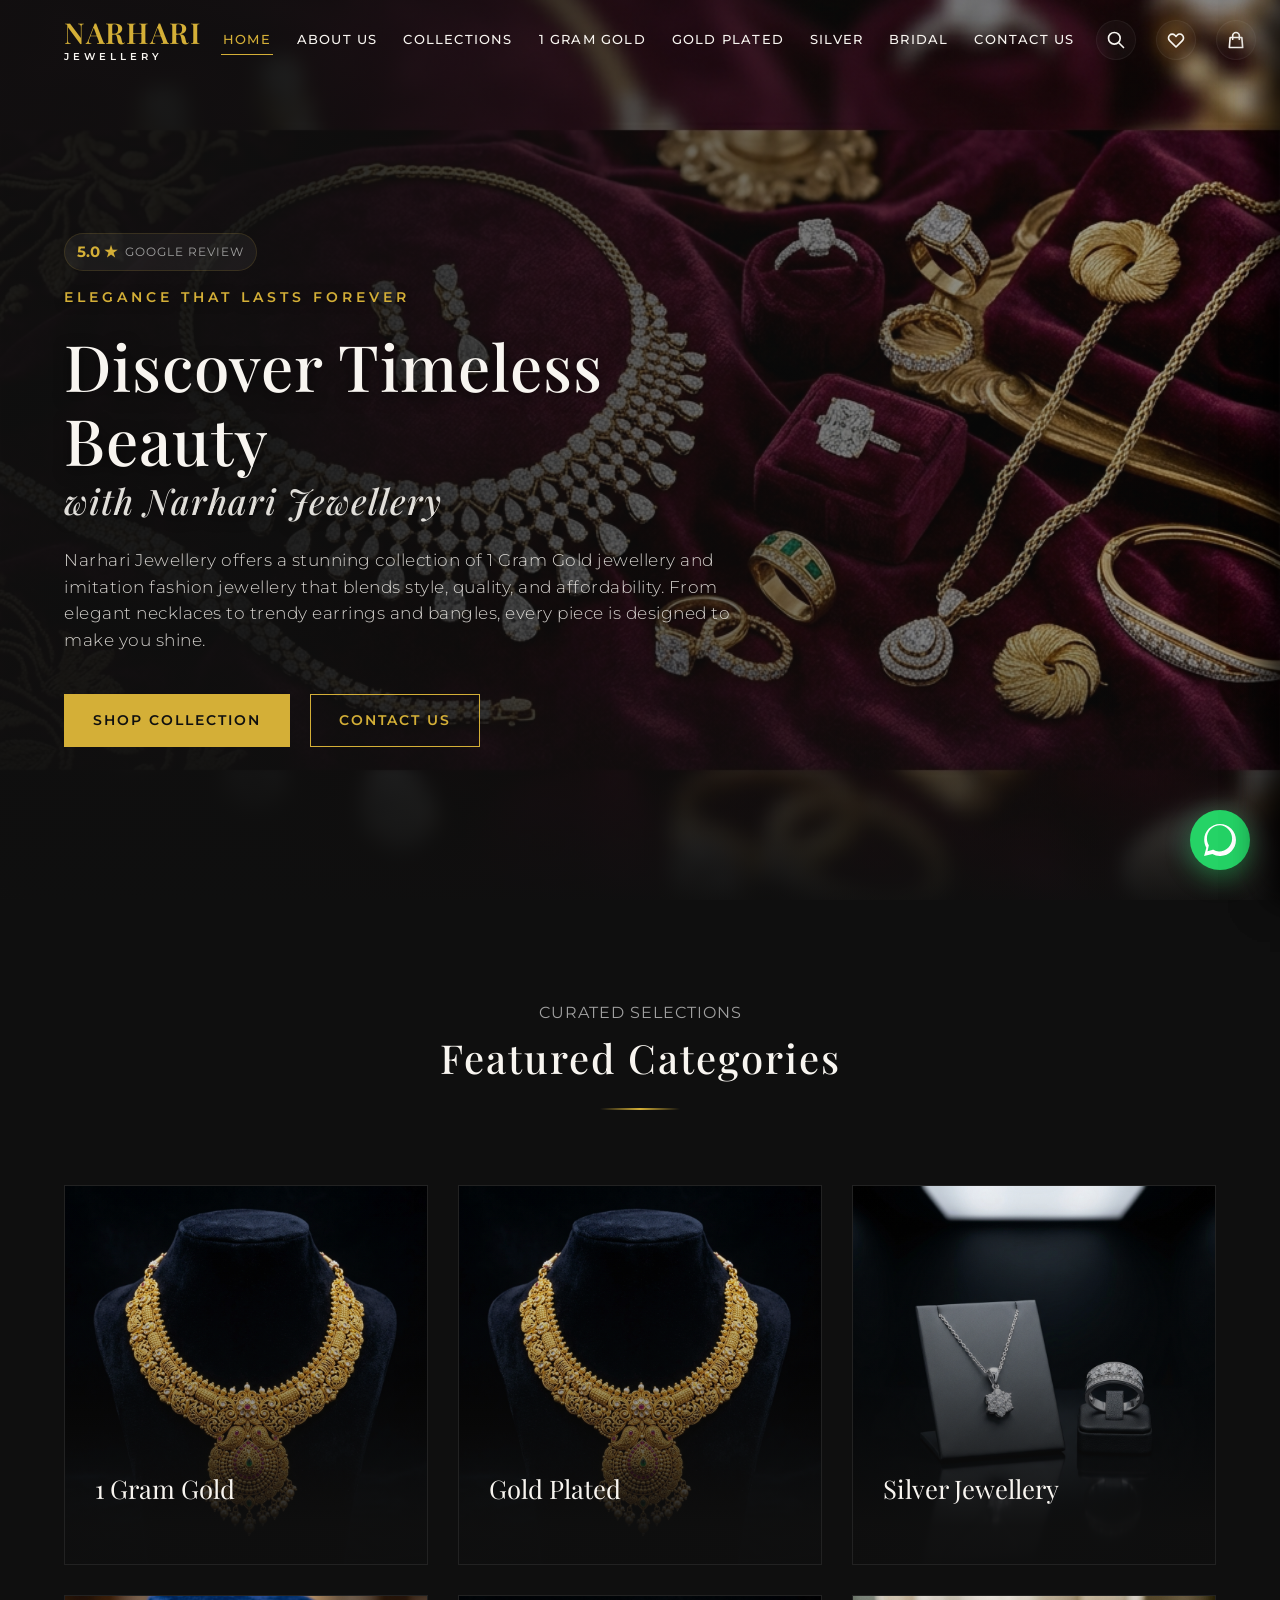
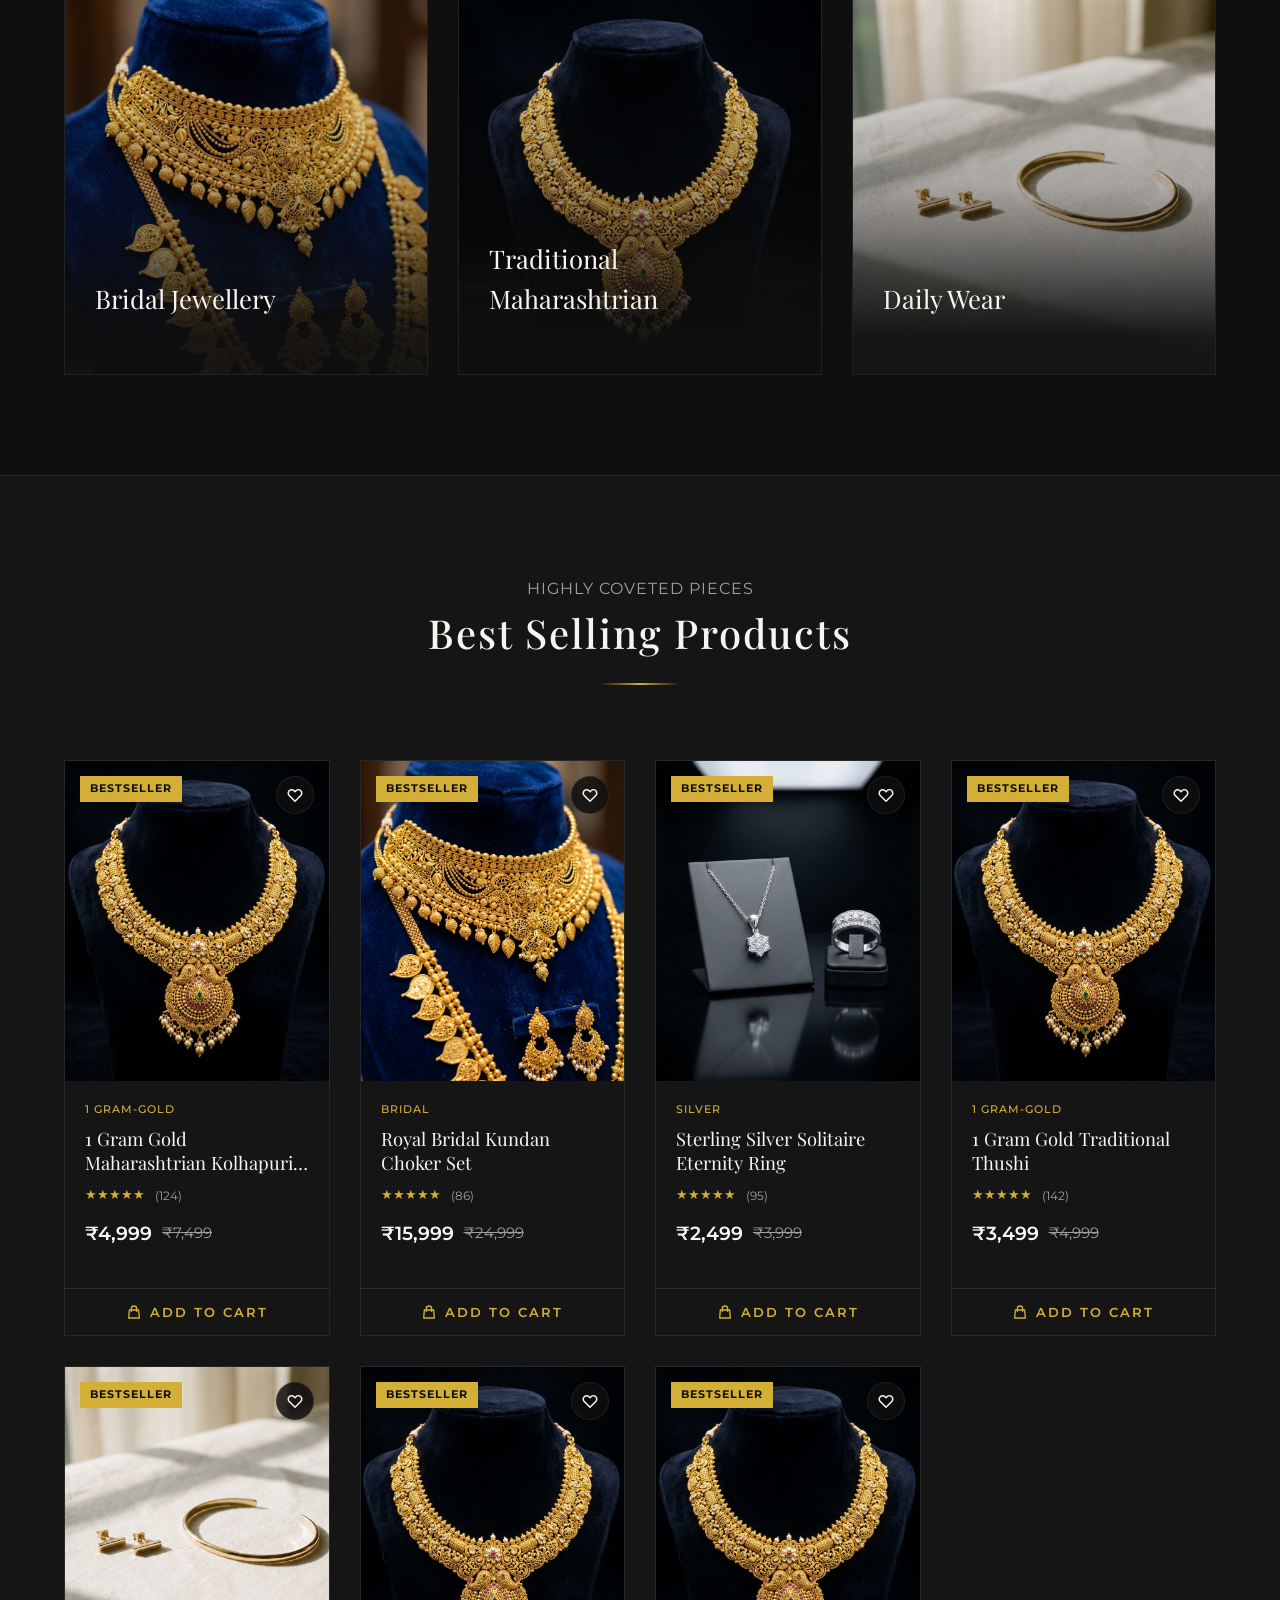
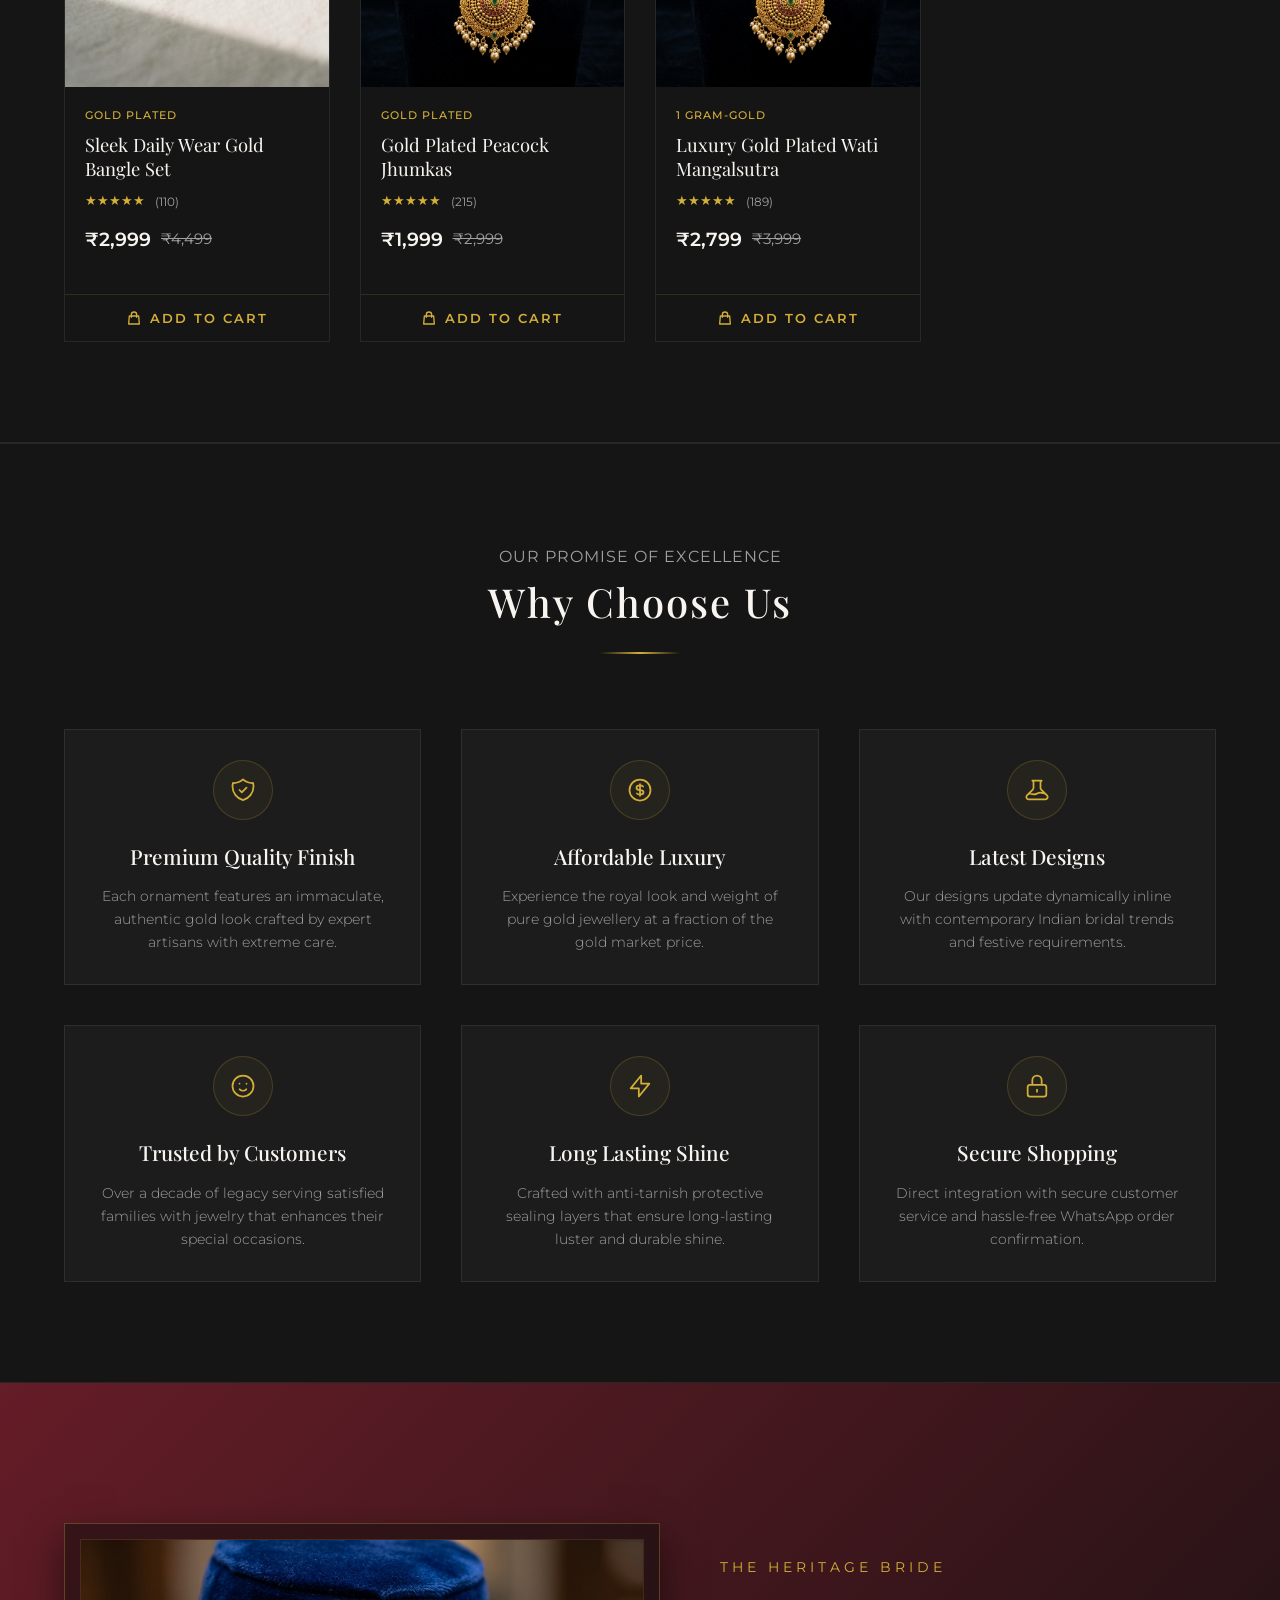
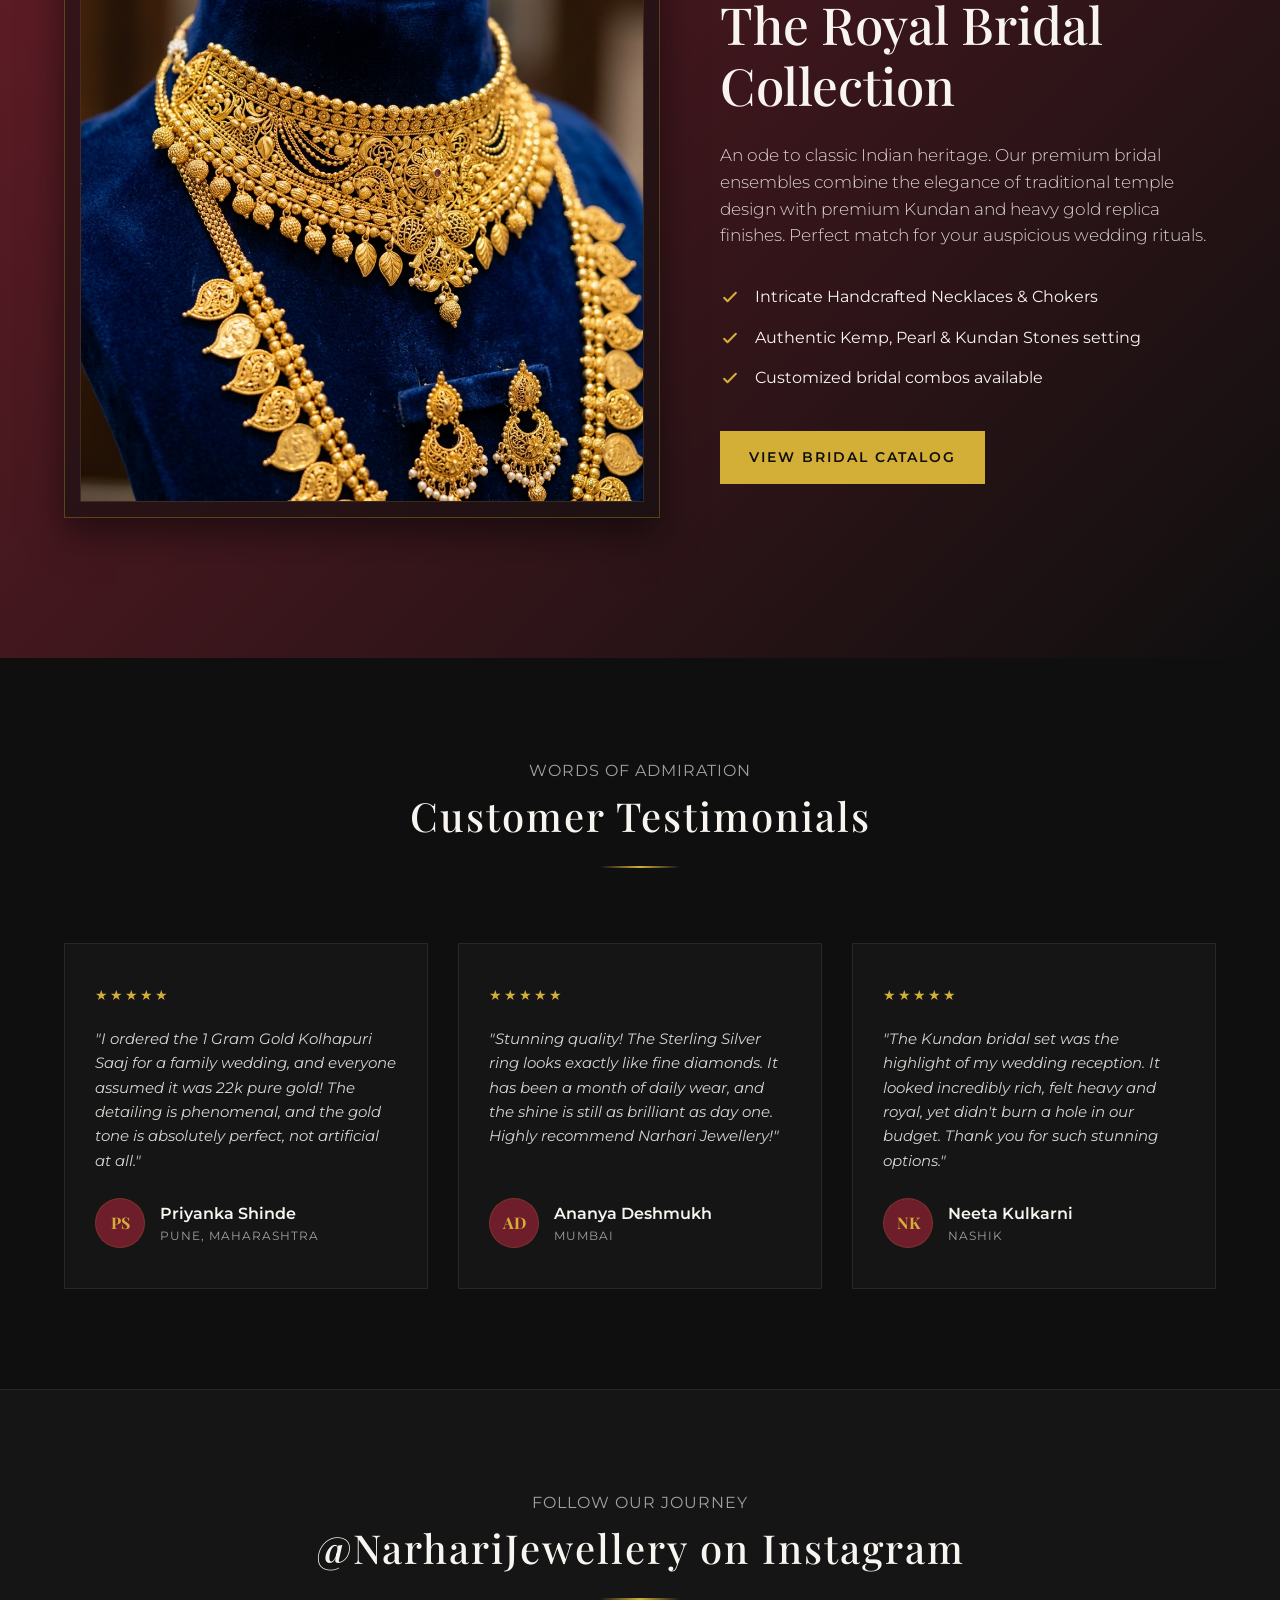
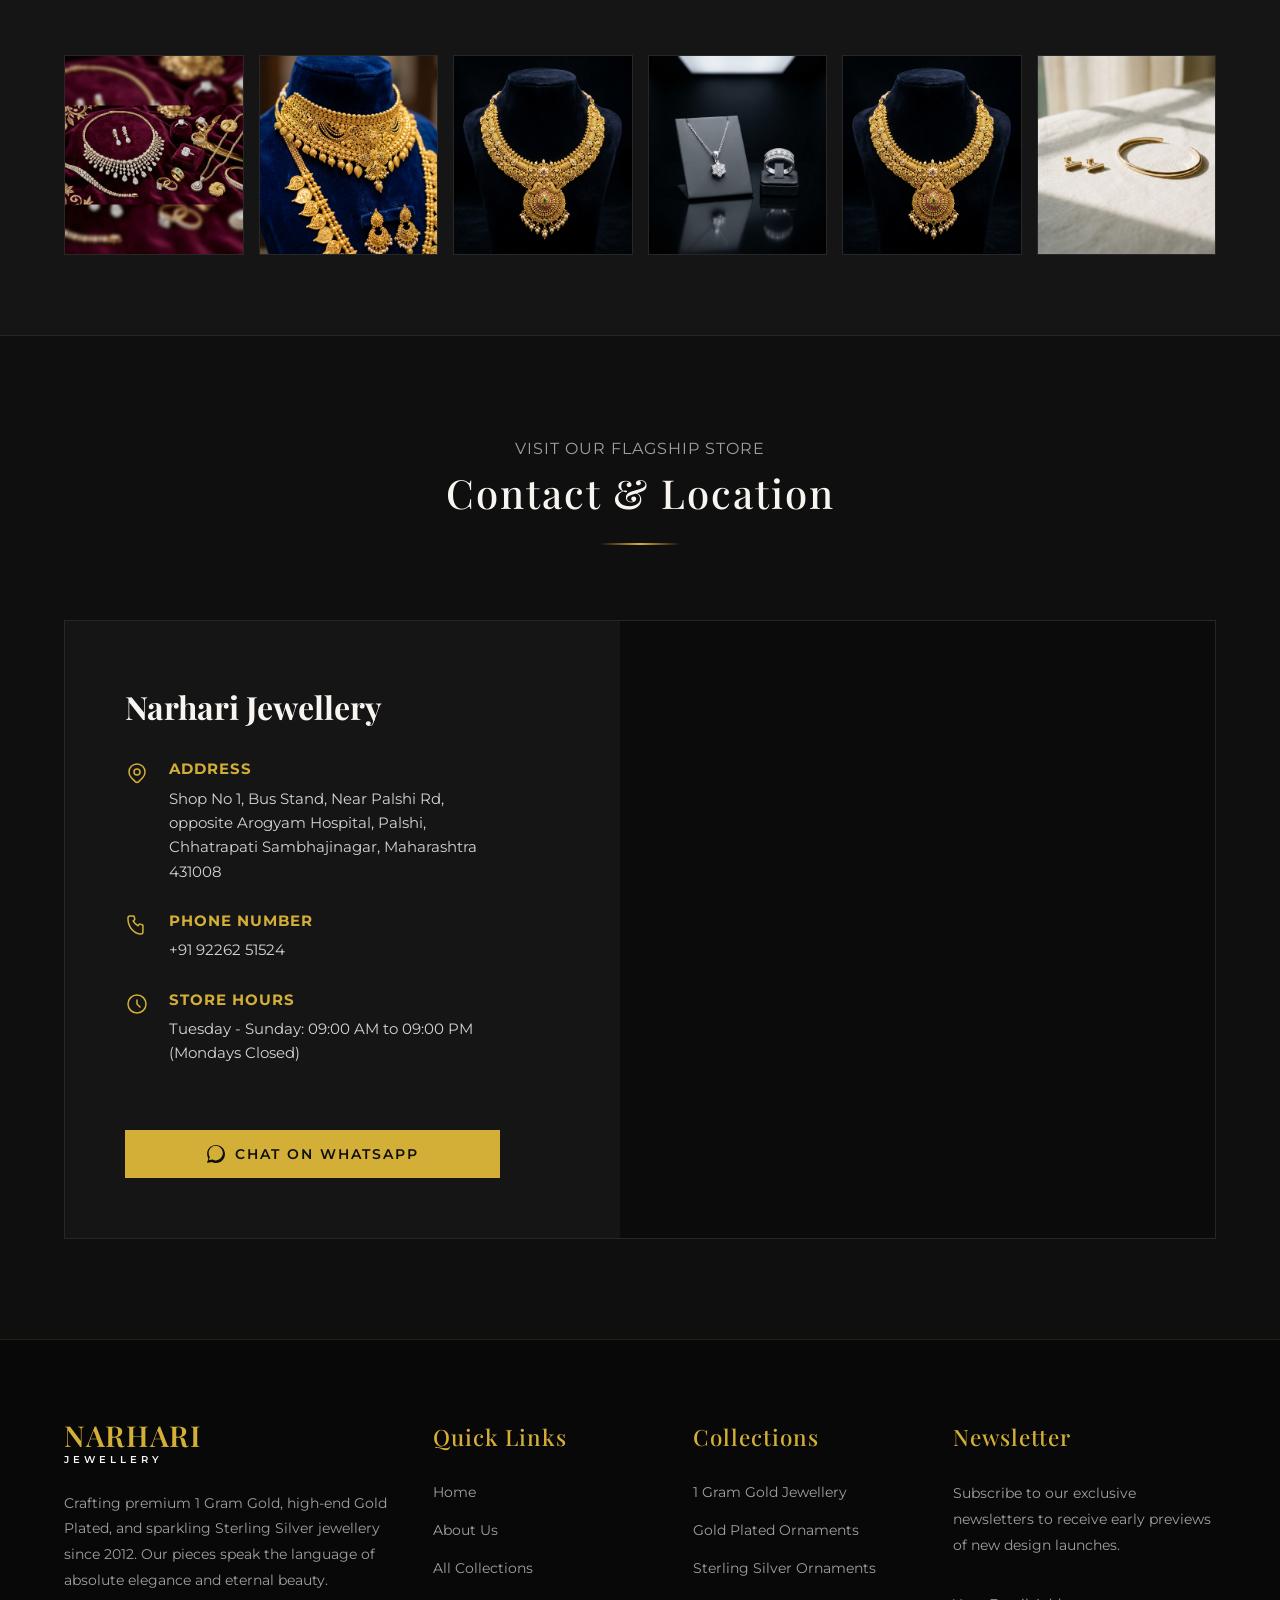
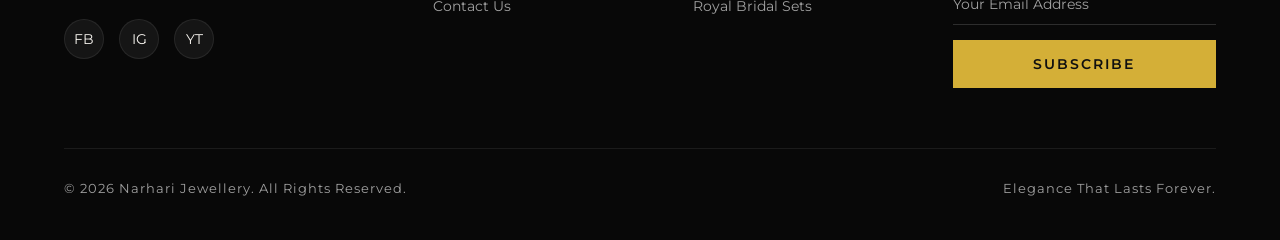
<file: index.html>
<!DOCTYPE html>
<html lang="en">
<head>
  <meta charset="UTF-8">
  <meta name="viewport" content="width=device-width, initial-scale=1.0">
  <title>Narhari Jewellery | Elegance That Lasts Forever</title>
  <meta name="description" content="Discover Timeless Beauty with Narhari Jewellery. Premium 1 Gram Gold, Gold Plated, Silver, Traditional Maharashtrian & Bridal Jewellery Collections.">
  <link rel="stylesheet" href="css/styles.css">
</head>
<body>

  <!-- --- Sticky Navigation Header --- -->
  <header>
    <div class="header-container">
      <a href="index.html" class="logo">
        NARHARI
        <span class="sublogo">Jewellery</span>
      </a>

      <!-- Main Navigation Menu -->
      <nav class="nav-menu">
        <a href="index.html" class="active">Home</a>
        <a href="about.html">About Us</a>
        <a href="collections.html">Collections</a>
        <a href="one-gram-gold.html">1 Gram Gold</a>
        <a href="gold-plated.html">Gold Plated</a>
        <a href="silver.html">Silver</a>
        <a href="bridal.html">Bridal</a>
        <a href="contact.html">Contact Us</a>
      </nav>

      <!-- Header actions (Search, Wishlist, Cart) -->
      <div class="header-actions">
        <!-- Search Trigger -->
        <button class="header-icon-btn search-trigger" aria-label="Search Catalog" id="nav-search-btn">
          <svg style="width: 20px; height: 20px;" fill="none" viewBox="0 0 24 24" stroke="currentColor">
            <path stroke-linecap="round" stroke-linejoin="round" stroke-width="2" d="M21 21l-6-6m2-5a7 7 0 11-14 0 7 7 0 0114 0z" />
          </svg>
        </button>

        <!-- Wishlist Drawer Trigger -->
        <button class="header-icon-btn wishlist-trigger" aria-label="Wishlist" id="nav-wishlist-btn">
          <svg style="width: 20px; height: 20px;" fill="none" viewBox="0 0 24 24" stroke="currentColor">
            <path stroke-linecap="round" stroke-linejoin="round" stroke-width="2" d="M4.318 6.318a4.5 4.5 0 000 6.364L12 20.364l7.682-7.682a4.5 4.5 0 00-6.364-6.364L12 7.636l-1.318-1.318a4.5 4.5 0 00-6.364 0z" />
          </svg>
          <span class="badge wishlist-badge" style="display: none;">0</span>
        </button>

        <!-- Cart Drawer Trigger -->
        <button class="header-icon-btn cart-trigger" aria-label="Cart" id="nav-cart-btn">
          <svg style="width: 20px; height: 20px;" fill="none" viewBox="0 0 24 24" stroke="currentColor">
            <path stroke-linecap="round" stroke-linejoin="round" stroke-width="2" d="M16 11V7a4 4 0 00-8 0v4M5 9h14l1 12H4L5 9z" />
          </svg>
          <span class="badge cart-badge" style="display: none;">0</span>
        </button>

        <!-- Mobile Menu Toggle Button -->
        <!-- Mobile menu toggle retained -->
      <div class="menu-toggle" aria-label="Toggle Mobile Menu">
        <span></span>
        <span></span>
        <span></span>
      </div>
      </div>
    </div>
  </header>

  <!-- --- 1. Hero Banner Section --- -->
  <section class="hero-section">
    <!-- Sliding luxury background banner -->
    <div class="hero-slider">
      <div class="hero-slide" style="background-image: url('assets/images/hero_banner.png');"></div>
    </div>

    <div class="hero-content">
      <div class="hero-content-inner">
        <div class="hero-rating-badge" style="display: inline-flex; align-items: center; gap: 8px; margin-bottom: 15px; background: rgba(255, 255, 255, 0.05); padding: 6px 12px; border-radius: 20px; border: var(--border-gold-light);">
          <span style="color: var(--gold); font-size: 0.95rem; font-weight: 700;">5.0 ★</span>
          <span style="color: var(--text-muted); font-size: 0.75rem; letter-spacing: 1px; text-transform: uppercase;">Google Review</span>
        </div>
        <span class="hero-tagline">Elegance That Lasts Forever</span>
        <h1 class="hero-title">
          Discover Timeless Beauty
          <span>with Narhari Jewellery</span>
        </h1>
        <p class="hero-desc">
          Narhari Jewellery offers a stunning collection of 1 Gram Gold jewellery and imitation fashion jewellery that blends style, quality, and affordability. From elegant necklaces to trendy earrings and bangles, every piece is designed to make you shine.
        </p>
        <div class="hero-actions-btns">
          <a href="collections.html" class="btn-gold">Shop Collection</a>
          <a href="contact.html" class="btn-outline">Contact Us</a>
        </div>
      </div>
    </div>
  </section>

  <!-- --- 2. Featured Categories Section --- -->
  <section class="section-padding">
    <div class="container">
      <div class="section-header">
        <p>Curated Selections</p>
        <h2>Featured Categories</h2>
      </div>

      <div class="categories-grid">
        <!-- 1 Gram Gold Category -->
        <a href="one-gram-gold.html" class="category-card">
          <img src="assets/images/cat_1gram.png" alt="1 Gram Gold Jewellery">
          <div class="category-card-content">
            <h3>1 Gram Gold</h3>
            <p>Explore Collection →</p>
          </div>
        </a>

        <!-- Gold Plated Category -->
        <a href="gold-plated.html" class="category-card">
          <img src="assets/images/cat_goldplated.png" alt="Gold Plated Jewellery">
          <div class="category-card-content">
            <h3>Gold Plated</h3>
            <p>Explore Collection →</p>
          </div>
        </a>

        <!-- Silver Category -->
        <a href="silver.html" class="category-card">
          <img src="assets/images/cat_silver.png" alt="Silver Jewellery">
          <div class="category-card-content">
            <h3>Silver Jewellery</h3>
            <p>Explore Collection →</p>
          </div>
        </a>

        <!-- Bridal Collection Category -->
        <a href="bridal.html" class="category-card">
          <img src="assets/images/bridal_showcase.png" alt="Bridal Collection">
          <div class="category-card-content">
            <h3>Bridal Jewellery</h3>
            <p>Explore Collection →</p>
          </div>
        </a>

        <!-- Traditional Collection Category -->
        <a href="collections.html?category=traditional" class="category-card">
          <img src="assets/images/cat_traditional.png" alt="Traditional Jewellery">
          <div class="category-card-content">
            <h3>Traditional Maharashtrian</h3>
            <p>Explore Collection →</p>
          </div>
        </a>

        <!-- Daily Wear Category -->
        <a href="collections.html?category=daily-wear" class="category-card">
          <img src="assets/images/cat_dailywear.png" alt="Daily Wear Jewellery">
          <div class="category-card-content">
            <h3>Daily Wear</h3>
            <p>Explore Collection →</p>
          </div>
        </a>
      </div>
    </div>
  </section>

  <!-- --- 3. Best Selling Products Section --- -->
  <section class="section-padding" style="background-color: var(--dark-accent); border-top: var(--border-dark); border-bottom: var(--border-dark);">
    <div class="container">
      <div class="section-header">
        <p>Highly Coveted Pieces</p>
        <h2>Best Selling Products</h2>
      </div>

      <!-- Grid dynamically loaded by main.js -->
      <div class="products-grid js-best-sellers">
        <!-- Products will load here dynamically via JavaScript -->
      </div>
    </div>
  </section>

  <!-- --- 4. Why Choose Narhari Jewellery Section --- -->
  <section class="section-padding why-choose-us">
    <div class="container">
      <div class="section-header">
        <p>Our Promise of Excellence</p>
        <h2>Why Choose Us</h2>
      </div>

      <div class="features-grid">
        <!-- Feature 1: Premium Finish -->
        <div class="feature-item">
          <div class="feature-icon">
            <svg fill="none" viewBox="0 0 24 24" stroke="currentColor">
              <path stroke-linecap="round" stroke-linejoin="round" stroke-width="1.5" d="M9 12l2 2 4-4m5.618-4.016A11.955 11.955 0 0112 2.944a11.955 11.955 0 01-8.618 3.04A12.02 12.02 0 003 9c0 5.591 3.824 10.29 9 11.622 5.176-1.332 9-6.03 9-11.622 0-1.042-.133-2.052-.382-3.016z" />
            </svg>
          </div>
          <h3>Premium Quality Finish</h3>
          <p>Each ornament features an immaculate, authentic gold look crafted by expert artisans with extreme care.</p>
        </div>

        <!-- Feature 2: Affordable Luxury -->
        <div class="feature-item">
          <div class="feature-icon">
            <svg fill="none" viewBox="0 0 24 24" stroke="currentColor">
              <path stroke-linecap="round" stroke-linejoin="round" stroke-width="1.5" d="M12 8c-1.657 0-3 .895-3 2s1.343 2 3 2 3 .895 3 2-1.343 2-3 2m0-8c1.11 0 2.08.402 2.599 1M12 8V7m0 1v8m0 0v1m0-1c-1.11 0-2.08-.402-2.599-1M21 12a9 9 0 11-18 0 9 9 0 0118 0z" />
            </svg>
          </div>
          <h3>Affordable Luxury</h3>
          <p>Experience the royal look and weight of pure gold jewellery at a fraction of the gold market price.</p>
        </div>

        <!-- Feature 3: Latest Designs -->
        <div class="feature-item">
          <div class="feature-icon">
            <svg fill="none" viewBox="0 0 24 24" stroke="currentColor">
              <path stroke-linecap="round" stroke-linejoin="round" stroke-width="1.5" d="M19.428 15.428a2 2 0 00-1.022-.547l-2.387-.477a6 6 0 00-3.86.517l-.318.158a6 6 0 01-3.86.517L6.05 15.21a2 2 0 00-1.806.547M8 4h8l-1 1v5.172a2 2 0 00.586 1.414l5 5c1.26 1.26.367 3.414-1.415 3.414H4.828c-1.782 0-2.674-2.154-1.414-3.414l5-5A2 2 0 009 10.172V5L8 4z" />
            </svg>
          </div>
          <h3>Latest Designs</h3>
          <p>Our designs update dynamically inline with contemporary Indian bridal trends and festive requirements.</p>
        </div>

        <!-- Feature 4: Trusted by Customers -->
        <div class="feature-item">
          <div class="feature-icon">
            <svg fill="none" viewBox="0 0 24 24" stroke="currentColor">
              <path stroke-linecap="round" stroke-linejoin="round" stroke-width="1.5" d="M14.828 14.828a4 4 0 01-5.656 0M9 10h.01M15 10h.01M21 12a9 9 0 11-18 0 9 9 0 0118 0z" />
            </svg>
          </div>
          <h3>Trusted by Customers</h3>
          <p>Over a decade of legacy serving satisfied families with jewelry that enhances their special occasions.</p>
        </div>

        <!-- Feature 5: Long Lasting Shine -->
        <div class="feature-item">
          <div class="feature-icon">
            <svg fill="none" viewBox="0 0 24 24" stroke="currentColor">
              <path stroke-linecap="round" stroke-linejoin="round" stroke-width="1.5" d="M13 10V3L4 14h7v7l9-11h-7z" />
            </svg>
          </div>
          <h3>Long Lasting Shine</h3>
          <p>Crafted with anti-tarnish protective sealing layers that ensure long-lasting luster and durable shine.</p>
        </div>

        <!-- Feature 6: Secure Shopping -->
        <div class="feature-item">
          <div class="feature-icon">
            <svg fill="none" viewBox="0 0 24 24" stroke="currentColor">
              <path stroke-linecap="round" stroke-linejoin="round" stroke-width="1.5" d="M12 15v2m-6 4h12a2 2 0 002-2v-6a2 2 0 00-2-2H6a2 2 0 00-2 2v6a2 2 0 002 2zm10-10V7a4 4 0 00-8 0v4h8z" />
            </svg>
          </div>
          <h3>Secure Shopping</h3>
          <p>Direct integration with secure customer service and hassle-free WhatsApp order confirmation.</p>
        </div>
      </div>
    </div>
  </section>

  <!-- --- 5. Bridal Collection Showcase Section --- -->
  <section class="bridal-showcase-section" style="background-image: url('assets/images/hero_banner.png');">
    <div class="container">
      <div class="bridal-container">
        <!-- Showcase Image box -->
        <div class="bridal-img-wrapper">
          <img src="assets/images/bridal_showcase.png" alt="Bridal Gold Choker Showcase">
        </div>

        <!-- Description details -->
        <div class="bridal-details">
          <span class="bridal-tag">The Heritage Bride</span>
          <h2>The Royal Bridal Collection</h2>
          <p>
            An ode to classic Indian heritage. Our premium bridal ensembles combine the elegance of traditional temple design with premium Kundan and heavy gold replica finishes. Perfect match for your auspicious wedding rituals.
          </p>
          <ul class="bridal-points">
            <li>
              <svg style="width: 20px; height: 20px;" fill="none" viewBox="0 0 24 24" stroke="currentColor">
                <path stroke-linecap="round" stroke-linejoin="round" stroke-width="2.5" d="M5 13l4 4L19 7" />
              </svg>
              <span>Intricate Handcrafted Necklaces & Chokers</span>
            </li>
            <li>
              <svg style="width: 20px; height: 20px;" fill="none" viewBox="0 0 24 24" stroke="currentColor">
                <path stroke-linecap="round" stroke-linejoin="round" stroke-width="2.5" d="M5 13l4 4L19 7" />
              </svg>
              <span>Authentic Kemp, Pearl & Kundan Stones setting</span>
            </li>
            <li>
              <svg style="width: 20px; height: 20px;" fill="none" viewBox="0 0 24 24" stroke="currentColor">
                <path stroke-linecap="round" stroke-linejoin="round" stroke-width="2.5" d="M5 13l4 4L19 7" />
              </svg>
              <span>Customized bridal combos available</span>
            </li>
          </ul>
          <a href="bridal.html" class="btn-gold">View Bridal Catalog</a>
        </div>
      </div>
    </div>
  </section>

  <!-- --- 6. Customer Reviews Section --- -->
  <section class="section-padding">
    <div class="container">
      <div class="section-header">
        <p>Words of Admiration</p>
        <h2>Customer Testimonials</h2>
      </div>

      <div class="reviews-grid">
        <!-- Review 1 -->
        <div class="review-card">
          <div class="stars">★★★★★</div>
          <p class="review-text">
            "I ordered the 1 Gram Gold Kolhapuri Saaj for a family wedding, and everyone assumed it was 22k pure gold! The detailing is phenomenal, and the gold tone is absolutely perfect, not artificial at all."
          </p>
          <div class="reviewer-info">
            <div class="reviewer-avatar">PS</div>
            <div class="reviewer-meta">
              <h4>Priyanka Shinde</h4>
              <p>Pune, Maharashtra</p>
            </div>
          </div>
        </div>

        <!-- Review 2 -->
        <div class="review-card">
          <div class="stars">★★★★★</div>
          <p class="review-text">
            "Stunning quality! The Sterling Silver ring looks exactly like fine diamonds. It has been a month of daily wear, and the shine is still as brilliant as day one. Highly recommend Narhari Jewellery!"
          </p>
          <div class="reviewer-info">
            <div class="reviewer-avatar">AD</div>
            <div class="reviewer-meta">
              <h4>Ananya Deshmukh</h4>
              <p>Mumbai</p>
            </div>
          </div>
        </div>

        <!-- Review 3 -->
        <div class="review-card">
          <div class="stars">★★★★★</div>
          <p class="review-text">
            "The Kundan bridal set was the highlight of my wedding reception. It looked incredibly rich, felt heavy and royal, yet didn't burn a hole in our budget. Thank you for such stunning options."
          </p>
          <div class="reviewer-info">
            <div class="reviewer-avatar">NK</div>
            <div class="reviewer-meta">
              <h4>Neeta Kulkarni</h4>
              <p>Nashik</p>
            </div>
          </div>
        </div>
      </div>
    </div>
  </section>

  <!-- --- 7. Instagram Gallery Section --- -->
  <section class="section-padding" style="background-color: var(--dark-accent); border-top: var(--border-dark); border-bottom: var(--border-dark); padding-bottom: 80px;">
    <div class="container">
      <div class="section-header" style="margin-bottom: 40px;">
        <p>Follow Our Journey</p>
        <h2>@NarhariJewellery on Instagram</h2>
      </div>

      <div class="insta-grid">
        <div class="insta-item">
          <img src="assets/images/hero_banner.png" alt="Instagram jewellery showcase">
          <div class="insta-overlay">♥</div>
        </div>
        <div class="insta-item">
          <img src="assets/images/bridal_showcase.png" alt="Instagram bridal choker close up">
          <div class="insta-overlay">♥</div>
        </div>
        <div class="insta-item">
          <img src="assets/images/cat_1gram.png" alt="Instagram gold ornament layout">
          <div class="insta-overlay">♥</div>
        </div>
        <div class="insta-item">
          <img src="assets/images/cat_silver.png" alt="Instagram sparkling silver jewelry close up">
          <div class="insta-overlay">♥</div>
        </div>
        <div class="insta-item">
          <img src="assets/images/cat_traditional.png" alt="Instagram traditional jewellery layout">
          <div class="insta-overlay">♥</div>
        </div>
        <div class="insta-item">
          <img src="assets/images/cat_dailywear.png" alt="Instagram daily wear ornaments layout">
          <div class="insta-overlay">♥</div>
        </div>
      </div>
    </div>
  </section>

  <!-- --- 8. Contact & Location Section --- -->
  <section class="section-padding">
    <div class="container">
      <div class="section-header">
        <p>Visit Our Flagship Store</p>
        <h2>Contact & Location</h2>
      </div>

      <div class="contact-section-inner">
        <!-- Details Column -->
        <div class="contact-details-side">
          <h3>Narhari Jewellery</h3>
          <ul class="contact-info-list">
            <li>
              <svg style="width: 24px; height: 24px;" fill="none" viewBox="0 0 24 24" stroke="currentColor">
                <path stroke-linecap="round" stroke-linejoin="round" stroke-width="1.5" d="M17.657 16.657L13.414 20.9a1.998 1.998 0 01-2.827 0l-4.244-4.243a8 8 0 1111.314 0z" />
                <path stroke-linecap="round" stroke-linejoin="round" stroke-width="1.5" d="M15 11a3 3 0 11-6 0 3 3 0 016 0z" />
              </svg>
              <div>
                <h4>Address</h4>
                <p>Shop No 1, Bus Stand, Near Palshi Rd, opposite Arogyam Hospital, Palshi, Chhatrapati Sambhajinagar, Maharashtra 431008</p>
              </div>
            </li>
            <li>
              <svg style="width: 24px; height: 24px;" fill="none" viewBox="0 0 24 24" stroke="currentColor">
                <path stroke-linecap="round" stroke-linejoin="round" stroke-width="1.5" d="M3 5a2 2 0 012-2h3.28a1 1 0 01.94.725l.548 2.2a1 1 0 01-.321.988l-1.305.98a10.582 10.582 0 004.872 4.872l.98-1.305a1 1 0 01.988-.321l2.2.548a1 1 0 01.725.94V19a2 2 0 01-2 2h-1C9.716 21 3 14.284 3 6V5z" />
              </svg>
              <div>
                <h4>Phone Number</h4>
                <p>+91 92262 51524</p>
              </div>
            </li>
            <li>
              <svg style="width: 24px; height: 24px;" fill="none" viewBox="0 0 24 24" stroke="currentColor">
                <path stroke-linecap="round" stroke-linejoin="round" stroke-width="1.5" d="M12 8v4l3 3m6-3a9 9 0 11-18 0 9 9 0 0118 0z" />
              </svg>
              <div>
                <h4>Store Hours</h4>
                <p>Tuesday - Sunday: 09:00 AM to 09:00 PM (Mondays Closed)</p>
              </div>
            </li>
          </ul>
          
          <button class="btn-gold" onclick="sendWhatsAppMessage('Hello! I would like to schedule a virtual tour or query about jewellery availability.')" style="gap: 10px;">
            <svg style="width: 18px; height: 18px; fill: currentColor;" viewBox="0 0 24 24">
              <path d="M.057 24l1.687-6.163c-1.041-1.804-1.588-3.849-1.587-5.946C.06 5.348 5.397.01 12.008.01c3.202.001 6.212 1.246 8.477 3.513 2.262 2.268 3.507 5.28 3.505 8.484-.004 6.657-5.34 11.997-11.953 11.997-2.005-.001-3.973-.502-5.717-1.456L0 24zm6.59-4.846c1.6.95 3.188 1.449 4.625 1.451 5.403.002 9.803-4.394 9.806-9.799.002-2.618-1.016-5.08-2.868-6.932C16.357 2.022 13.9 1.002 12.01 1.002c-5.41 0-9.811 4.397-9.814 9.803-.001 1.93.501 3.568 1.461 5.093L2.653 20.4l4.032-1.057z" />
            </svg>
            Chat On WhatsApp
          </button>
        </div>

        <!-- Google Maps Side -->
        <div class="contact-map-side">
          <!-- Styled maps frame mapping Pune Laxmi road -->
          <iframe 
            src="https://maps.google.com/maps?q=Narhari%20Jewellery,%20Shop%20No%201,%20Bus%20Stand,%20Palshi%20Rd,%20Palshi,%20Chhatrapati%20Sambhajinagar,%20Maharashtra%20431008&t=&z=15&ie=UTF8&iwloc=&output=embed" 
            allowfullscreen="" 
            loading="lazy" 
            referrerpolicy="no-referrer-when-downgrade">
          </iframe>
        </div>
      </div>
    </div>
  </section>

  <!-- --- Footer --- -->
  <footer>
    <div class="container">
      <div class="footer-grid">
        <!-- Col 1: Brand details -->
        <div class="footer-col">
          <a href="index.html" class="logo" style="margin-bottom: 25px;">
            NARHARI
            <span class="sublogo">Jewellery</span>
          </a>
          <p>
            Crafting premium 1 Gram Gold, high-end Gold Plated, and sparkling Sterling Silver jewellery since 2012. Our pieces speak the language of absolute elegance and eternal beauty.
          </p>
          <div class="footer-social-links">
            <a href="#" class="footer-social-btn">FB</a>
            <a href="#" class="footer-social-btn">IG</a>
            <a href="#" class="footer-social-btn">YT</a>
          </div>
        </div>

        <!-- Col 2: Quick Links -->
        <div class="footer-col">
          <h3>Quick Links</h3>
          <ul class="footer-links">
            <li><a href="index.html">Home</a></li>
            <li><a href="about.html">About Us</a></li>
            <li><a href="collections.html">All Collections</a></li>
            <li><a href="contact.html">Contact Us</a></li>
          </ul>
        </div>

        <!-- Col 3: Collections -->
        <div class="footer-col">
          <h3>Collections</h3>
          <ul class="footer-links">
            <li><a href="one-gram-gold.html">1 Gram Gold Jewellery</a></li>
            <li><a href="gold-plated.html">Gold Plated Ornaments</a></li>
            <li><a href="silver.html">Sterling Silver Ornaments</a></li>
            <li><a href="bridal.html">Royal Bridal Sets</a></li>
          </ul>
        </div>

        <!-- Col 4: Newsletter -->
        <div class="footer-col">
          <h3>Newsletter</h3>
          <p>Subscribe to our exclusive newsletters to receive early previews of new design launches.</p>
          <form class="newsletter-form">
            <div class="newsletter-input-wrapper">
              <input type="email" placeholder="Your Email Address" required>
            </div>
            <button type="submit" class="btn-gold">Subscribe</button>
          </form>
        </div>
      </div>

      <div class="footer-bottom">
        <p>&copy; 2026 Narhari Jewellery. All Rights Reserved.</p>
        <p>Elegance That Lasts Forever.</p>
      </div>
    </div>
  </footer>

  <!-- --- Floating WhatsApp Chatbox widget --- -->
  <div class="whatsapp-widget">
    <!-- Float button -->
    <div class="whatsapp-btn-float" id="wa-btn-float">
      <svg viewBox="0 0 24 24">
        <path d="M.057 24l1.687-6.163c-1.041-1.804-1.588-3.849-1.587-5.946C.06 5.348 5.397.01 12.008.01c3.202.001 6.212 1.246 8.477 3.513 2.262 2.268 3.507 5.28 3.505 8.484-.004 6.657-5.34 11.997-11.953 11.997-2.005-.001-3.973-.502-5.717-1.456L0 24zm6.59-4.846c1.6.95 3.188 1.449 4.625 1.451 5.403.002 9.803-4.394 9.806-9.799.002-2.618-1.016-5.08-2.868-6.932C16.357 2.022 13.9 1.002 12.01 1.002c-5.41 0-9.811 4.397-9.814 9.803-.001 1.93.501 3.568 1.461 5.093L2.653 20.4l4.032-1.057z" />
      </svg>
    </div>

    <!-- Dynamic WhatsApp chatbox -->
    <div class="whatsapp-chatbox" id="wa-chatbox">
      <div class="whatsapp-chat-header">
        <div class="whatsapp-chat-header-avatar">NJ</div>
        <div class="whatsapp-chat-header-info">
          <h4>Narhari Support</h4>
          <p>Online • Custom Jewelry Expert</p>
        </div>
      </div>
      <div class="whatsapp-chat-body">
        <div class="whatsapp-msg">
          Namaste! 🙏 How can we help you look elegant today? Let us know what you're shopping for.
          <span class="msg-time">18:40</span>
        </div>
      </div>
      <div class="whatsapp-chat-templates">
        <button class="whatsapp-template-btn" onclick="sendWhatsAppMessage('Hi, I am interested in viewing the 1 Gram Gold Traditional Jewellery collection.')">
          Interested in 1 Gram Gold Collection
        </button>
        <button class="whatsapp-template-btn" onclick="sendWhatsAppMessage('Hello! I would like to schedule a video call consultation to choose Bridal Jewellery.')">
          Book Bridal Video Consultation
        </button>
        <button class="whatsapp-template-btn" onclick="sendWhatsAppMessage('Do you customize silver rings to specific sizes?')">
          Ask about custom Silver Rings
        </button>
      </div>
    </div>
  </div>

  <!-- --- Drawers Layout (Overlay & Slide Panels) --- -->
  <div class="drawer-overlay"></div>

  <!-- 1. Cart Drawer -->
  <div class="drawer" id="cart-drawer">
    <div class="drawer-header">
      <h3>Shopping Cart</h3>
      <span class="drawer-close-btn">&times;</span>
    </div>
    <!-- Cart Items will load here dynamically -->
    <div class="drawer-content" id="cart-items-list">
      <p class="empty-drawer-msg">Your shopping cart is empty.</p>
    </div>
    <!-- Cart Footer with Total -->
    <div class="drawer-footer">
      <div class="drawer-summary-row">
        <span class="label">Subtotal:</span>
        <span class="val" id="cart-total-value">₹0</span>
      </div>
      <div class="drawer-actions-btns">
        <button class="btn-gold" onclick="checkout()">Proceed to Checkout (WhatsApp)</button>
      </div>
    </div>
  </div>

  <!-- 2. Wishlist Drawer -->
  <div class="drawer" id="wishlist-drawer">
    <div class="drawer-header">
      <h3>My Wishlist</h3>
      <span class="drawer-close-btn">&times;</span>
    </div>
    <!-- Wishlist Items will load here dynamically -->
    <div class="drawer-content" id="wishlist-items-list">
      <p class="empty-drawer-msg">Your wishlist is empty.</p>
    </div>
  </div>

  <!-- --- Search Overlay --- -->
  <div class="search-overlay" id="search-overlay">
    <div class="search-container">
      <span class="search-close-btn" id="search-close">&times;</span>
      <div class="search-input-wrapper">
        <input type="text" id="search-input" placeholder="Search premium necklaces, rings, earrings..." autocomplete="off">
        <svg style="width: 28px; height: 28px;" fill="none" viewBox="0 0 24 24" stroke="currentColor">
          <path stroke-linecap="round" stroke-linejoin="round" stroke-width="2" d="M21 21l-6-6m2-5a7 7 0 11-14 0 7 7 0 0114 0z" />
        </svg>
      </div>
      <div class="search-results" id="search-results">
        <div class="search-results-list" id="search-results-list">
          <!-- Search results dynamically load here -->
        </div>
      </div>
    </div>
  </div>

  <!-- Data and JS -->
  <script src="js/data.js"></script>
  <script src="js/main.js"></script>
</body>
</html>
</file>
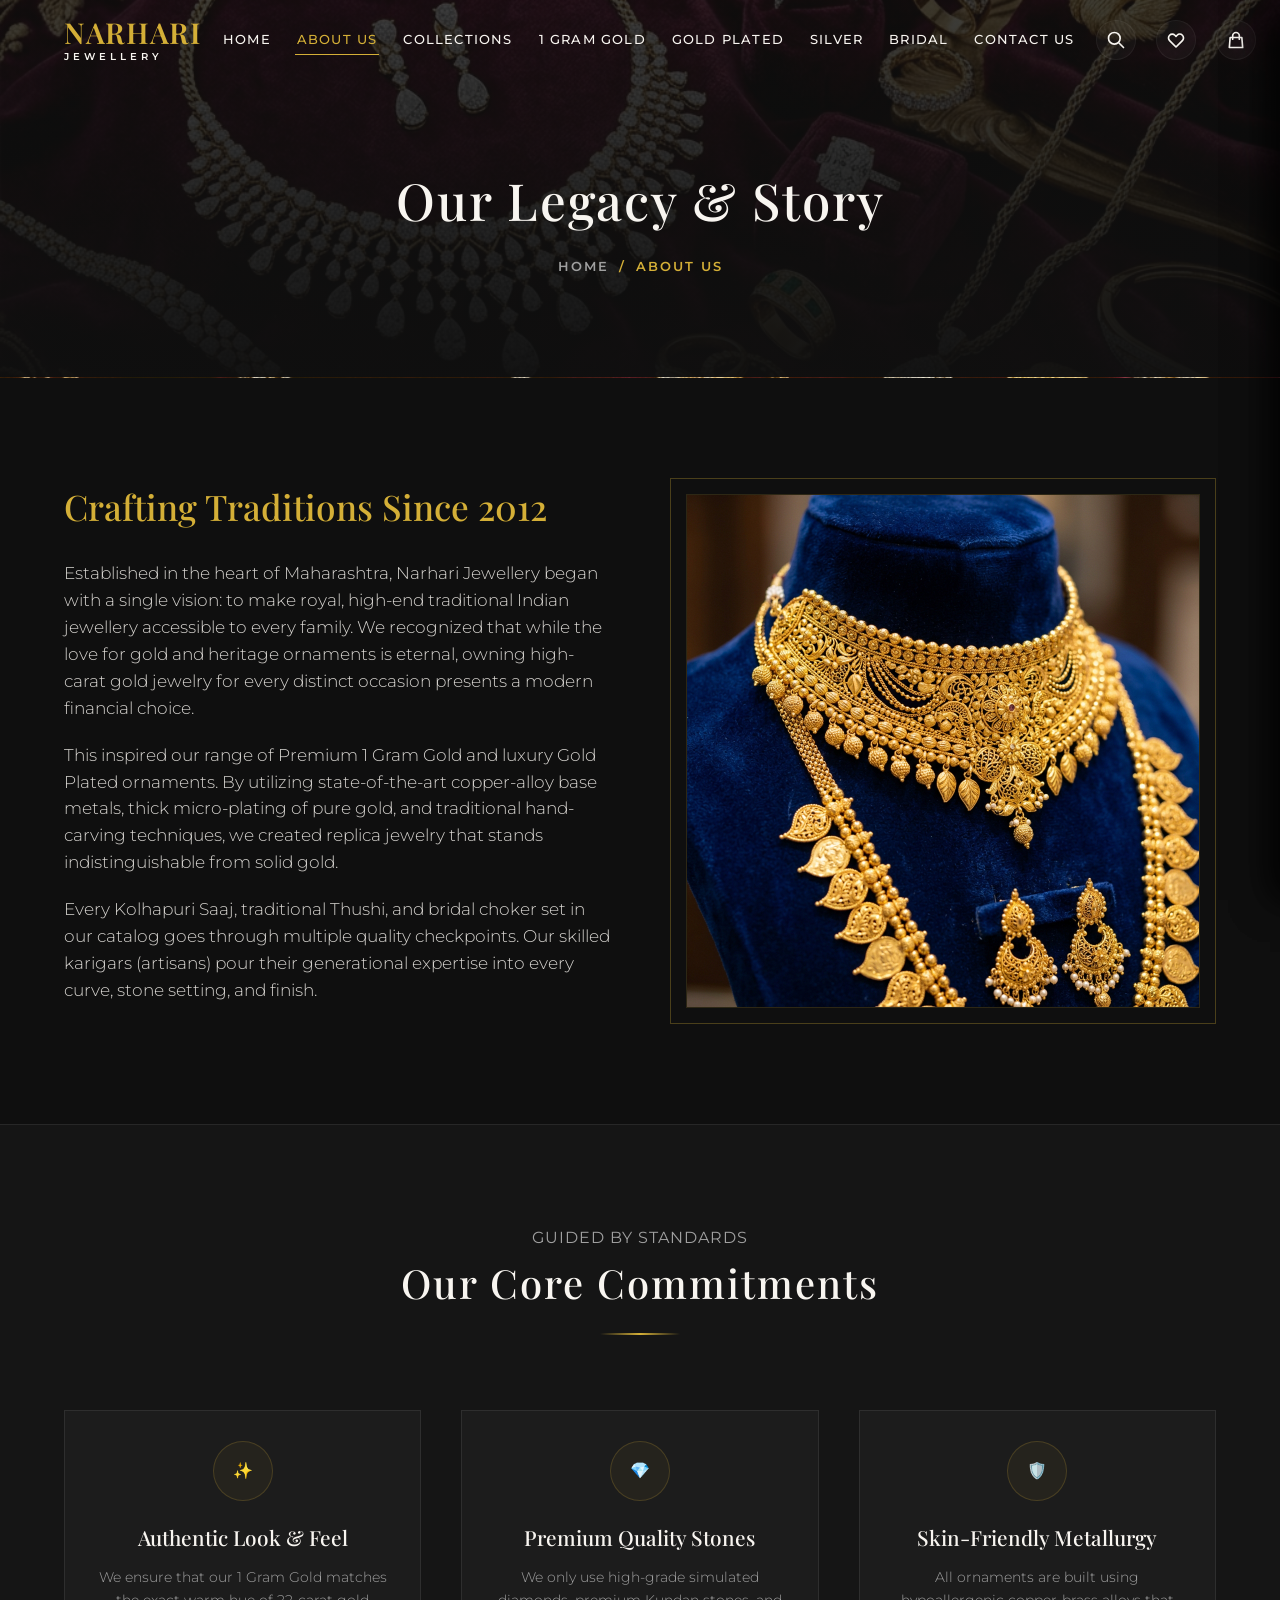
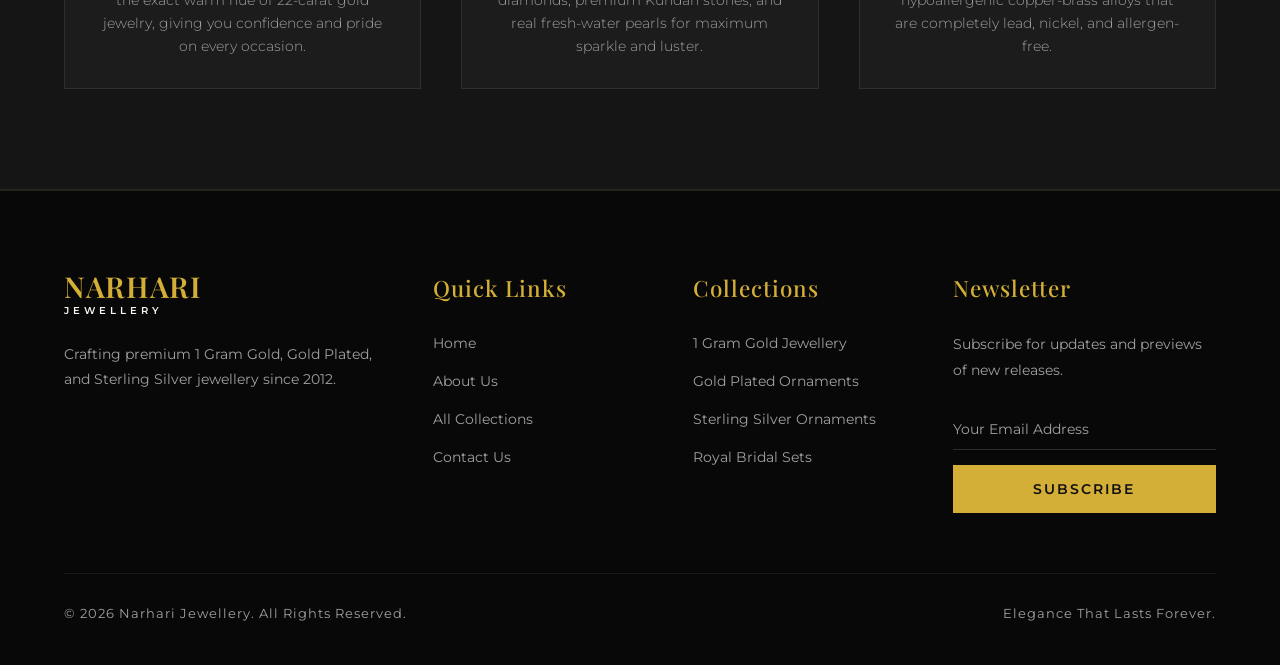
<file: about.html>
<!DOCTYPE html>
<html lang="en">
<head>
  <meta charset="UTF-8">
  <meta name="viewport" content="width=device-width, initial-scale=1.0">
  <title>About Us | Narhari Jewellery</title>
  <meta name="description" content="Read about the legacy, craftsmanship, quality finish, and dedication to excellence at Narhari Jewellery.">
  <link rel="stylesheet" href="css/styles.css">
</head>
<body>

  <!-- Sticky Header -->
  <header>
    <div class="header-container">
      <a href="index.html" class="logo">
        NARHARI
        <span class="sublogo">Jewellery</span>
      </a>

      <!-- Main Navigation Menu -->
      <nav class="nav-menu">
        <a href="index.html">Home</a>
        <a href="about.html" class="active">About Us</a>
        <a href="collections.html">Collections</a>
        <a href="one-gram-gold.html">1 Gram Gold</a>
        <a href="gold-plated.html">Gold Plated</a>
        <a href="silver.html">Silver</a>
        <a href="bridal.html">Bridal</a>
        <a href="contact.html">Contact Us</a>
      </nav>

      <!-- Actions -->
      <div class="header-actions">
        <button class="header-icon-btn search-trigger" aria-label="Search Catalog">
          <svg style="width: 20px; height: 20px;" fill="none" viewBox="0 0 24 24" stroke="currentColor">
            <path stroke-linecap="round" stroke-linejoin="round" stroke-width="2" d="M21 21l-6-6m2-5a7 7 0 11-14 0 7 7 0 0114 0z" />
          </svg>
        </button>

        <button class="header-icon-btn wishlist-trigger" aria-label="Wishlist">
          <svg style="width: 20px; height: 20px;" fill="none" viewBox="0 0 24 24" stroke="currentColor">
            <path stroke-linecap="round" stroke-linejoin="round" stroke-width="2" d="M4.318 6.318a4.5 4.5 0 000 6.364L12 20.364l7.682-7.682a4.5 4.5 0 00-6.364-6.364L12 7.636l-1.318-1.318a4.5 4.5 0 00-6.364 0z" />
          </svg>
          <span class="badge wishlist-badge" style="display: none;">0</span>
        </button>

        <button class="header-icon-btn cart-trigger" aria-label="Cart">
          <svg style="width: 20px; height: 20px;" fill="none" viewBox="0 0 24 24" stroke="currentColor">
            <path stroke-linecap="round" stroke-linejoin="round" stroke-width="2" d="M16 11V7a4 4 0 00-8 0v4M5 9h14l1 12H4L5 9z" />
          </svg>
          <span class="badge cart-badge" style="display: none;">0</span>
        </button>

        <div class="menu-toggle" aria-label="Toggle Mobile Menu">
          <span></span>
          <span></span>
          <span></span>
        </div>
      </div>
    </div>
  </header>

  <!-- Page Hero Banner -->
  <section class="page-hero" style="background-image: url('assets/images/hero_banner.png');">
    <div class="page-hero-content">
      <h1>Our Legacy & Story</h1>
      <div class="breadcrumb">
        <a href="index.html">Home</a>
        <span class="separator">/</span>
        <span class="current">About Us</span>
      </div>
    </div>
  </section>

  <!-- Story Section -->
  <section class="section-padding">
    <div class="container">
      <div class="about-story-inner">
        <!-- Text Column -->
        <div class="about-text">
          <h2>Crafting Traditions Since 2012</h2>
          <p>
            Established in the heart of Maharashtra, Narhari Jewellery began with a single vision: to make royal, high-end traditional Indian jewellery accessible to every family. We recognized that while the love for gold and heritage ornaments is eternal, owning high-carat gold jewelry for every distinct occasion presents a modern financial choice.
          </p>
          <p>
            This inspired our range of Premium 1 Gram Gold and luxury Gold Plated ornaments. By utilizing state-of-the-art copper-alloy base metals, thick micro-plating of pure gold, and traditional hand-carving techniques, we created replica jewelry that stands indistinguishable from solid gold.
          </p>
          <p>
            Every Kolhapuri Saaj, traditional Thushi, and bridal choker set in our catalog goes through multiple quality checkpoints. Our skilled karigars (artisans) pour their generational expertise into every curve, stone setting, and finish.
          </p>
        </div>

        <!-- Image Column -->
        <div class="about-img-box">
          <img src="assets/images/bridal_showcase.png" alt="Narhari Jewellery Craftsmanship">
        </div>
      </div>
    </div>
  </section>

  <!-- Our Values Section -->
  <section class="section-padding" style="background-color: var(--dark-accent); border-top: var(--border-dark); border-bottom: var(--border-dark);">
    <div class="container">
      <div class="section-header">
        <p>Guided by Standards</p>
        <h2>Our Core Commitments</h2>
      </div>

      <div class="features-grid">
        <div class="feature-item">
          <div class="feature-icon">✨</div>
          <h3>Authentic Look & Feel</h3>
          <p>We ensure that our 1 Gram Gold matches the exact warm hue of 22-carat gold jewelry, giving you confidence and pride on every occasion.</p>
        </div>
        <div class="feature-item">
          <div class="feature-icon">💎</div>
          <h3>Premium Quality Stones</h3>
          <p>We only use high-grade simulated diamonds, premium Kundan stones, and real fresh-water pearls for maximum sparkle and luster.</p>
        </div>
        <div class="feature-item">
          <div class="feature-icon">🛡️</div>
          <h3>Skin-Friendly Metallurgy</h3>
          <p>All ornaments are built using hypoallergenic copper-brass alloys that are completely lead, nickel, and allergen-free.</p>
        </div>
      </div>
    </div>
  </section>

  <!-- Footer -->
  <footer>
    <div class="container">
      <div class="footer-grid">
        <div class="footer-col">
          <a href="index.html" class="logo" style="margin-bottom: 25px;">
            NARHARI
            <span class="sublogo">Jewellery</span>
          </a>
          <p>Crafting premium 1 Gram Gold, Gold Plated, and Sterling Silver jewellery since 2012.</p>
        </div>
        <div class="footer-col">
          <h3>Quick Links</h3>
          <ul class="footer-links">
            <li><a href="index.html">Home</a></li>
            <li><a href="about.html">About Us</a></li>
            <li><a href="collections.html">All Collections</a></li>
            <li><a href="contact.html">Contact Us</a></li>
          </ul>
        </div>
        <div class="footer-col">
          <h3>Collections</h3>
          <ul class="footer-links">
            <li><a href="one-gram-gold.html">1 Gram Gold Jewellery</a></li>
            <li><a href="gold-plated.html">Gold Plated Ornaments</a></li>
            <li><a href="silver.html">Sterling Silver Ornaments</a></li>
            <li><a href="bridal.html">Royal Bridal Sets</a></li>
          </ul>
        </div>
        <div class="footer-col">
          <h3>Newsletter</h3>
          <p>Subscribe for updates and previews of new releases.</p>
          <form class="newsletter-form">
            <div class="newsletter-input-wrapper">
              <input type="email" placeholder="Your Email Address" required>
            </div>
            <button type="submit" class="btn-gold">Subscribe</button>
          </form>
        </div>
      </div>
      <div class="footer-bottom">
        <p>&copy; 2026 Narhari Jewellery. All Rights Reserved.</p>
        <p>Elegance That Lasts Forever.</p>
      </div>
    </div>
  </footer>

  <!-- Drawer Overlay & Drawers -->
  <div class="drawer-overlay"></div>
  
  <div class="drawer" id="cart-drawer">
    <div class="drawer-header">
      <h3>Shopping Cart</h3>
      <span class="drawer-close-btn">&times;</span>
    </div>
    <div class="drawer-content" id="cart-items-list">
      <p class="empty-drawer-msg">Your shopping cart is empty.</p>
    </div>
    <div class="drawer-footer">
      <div class="drawer-summary-row">
        <span class="label">Subtotal:</span>
        <span class="val" id="cart-total-value">₹0</span>
      </div>
      <div class="drawer-actions-btns">
        <button class="btn-gold" onclick="checkout()">Proceed to Checkout (WhatsApp)</button>
      </div>
    </div>
  </div>

  <div class="drawer" id="wishlist-drawer">
    <div class="drawer-header">
      <h3>My Wishlist</h3>
      <span class="drawer-close-btn">&times;</span>
    </div>
    <div class="drawer-content" id="wishlist-items-list">
      <p class="empty-drawer-msg">Your wishlist is empty.</p>
    </div>
  </div>

  <!-- Search Overlay -->
  <div class="search-overlay" id="search-overlay">
    <div class="search-container">
      <span class="search-close-btn" id="search-close">&times;</span>
      <div class="search-input-wrapper">
        <input type="text" id="search-input" placeholder="Search premium necklaces, rings, earrings..." autocomplete="off">
        <svg style="width: 28px; height: 28px;" fill="none" viewBox="0 0 24 24" stroke="currentColor">
          <path stroke-linecap="round" stroke-linejoin="round" stroke-width="2" d="M21 21l-6-6m2-5a7 7 0 11-14 0 7 7 0 0114 0z" />
        </svg>
      </div>
      <div class="search-results" id="search-results">
        <div class="search-results-list" id="search-results-list"></div>
      </div>
    </div>
  </div>

  <!-- Data and JS -->
  <script src="js/data.js"></script>
  <script src="js/main.js"></script>
</body>
</html>
</file>
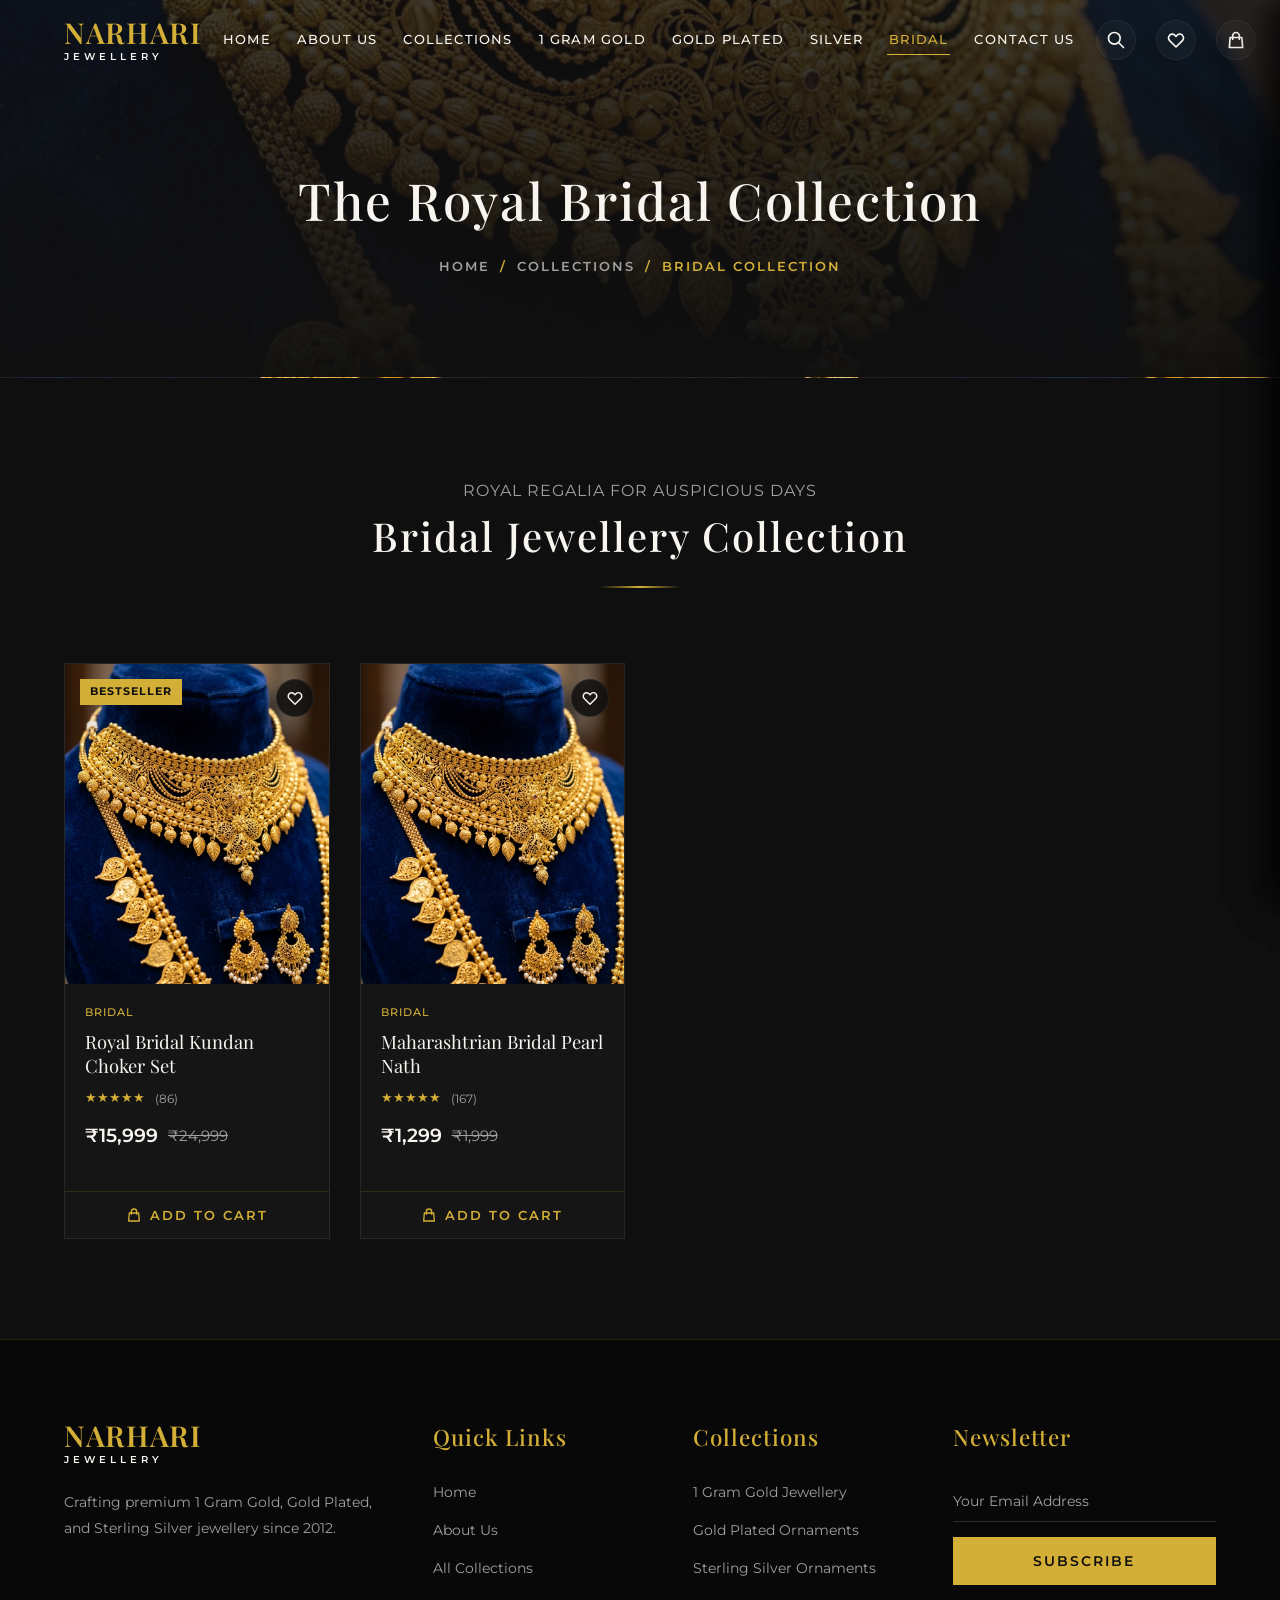
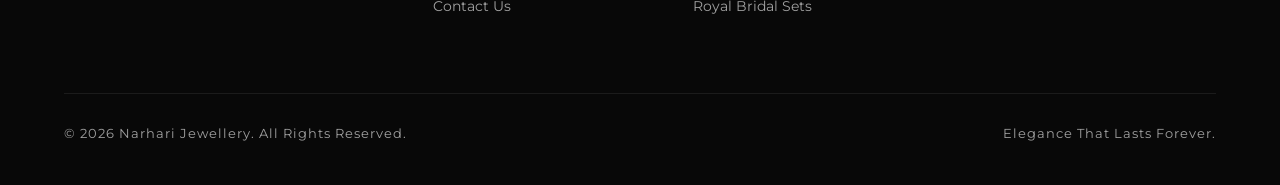
<file: bridal.html>
<!DOCTYPE html>
<html lang="en">
<head>
  <meta charset="UTF-8">
  <meta name="viewport" content="width=device-width, initial-scale=1.0">
  <title>Bridal Collection | Narhari Jewellery</title>
  <meta name="description" content="Explore our royal Bridal Collection. Majestic Kundan, temple jewelry, and heavy gold-plated replica sets for your wedding day.">
  <link rel="stylesheet" href="css/styles.css">
</head>
<body>

  <!-- Sticky Header -->
  <header>
    <div class="header-container">
      <a href="index.html" class="logo">
        NARHARI
        <span class="sublogo">Jewellery</span>
      </a>

      <!-- Main Navigation Menu -->
      <nav class="nav-menu">
        <a href="index.html">Home</a>
        <a href="about.html">About Us</a>
        <a href="collections.html">Collections</a>
        <a href="one-gram-gold.html">1 Gram Gold</a>
        <a href="gold-plated.html">Gold Plated</a>
        <a href="silver.html">Silver</a>
        <a href="bridal.html" class="active">Bridal</a>
        <a href="contact.html">Contact Us</a>
      </nav>

      <!-- Actions -->
      <div class="header-actions">
        <button class="header-icon-btn search-trigger" aria-label="Search Catalog">
          <svg style="width: 20px; height: 20px;" fill="none" viewBox="0 0 24 24" stroke="currentColor">
            <path stroke-linecap="round" stroke-linejoin="round" stroke-width="2" d="M21 21l-6-6m2-5a7 7 0 11-14 0 7 7 0 0114 0z" />
          </svg>
        </button>

        <button class="header-icon-btn wishlist-trigger" aria-label="Wishlist">
          <svg style="width: 20px; height: 20px;" fill="none" viewBox="0 0 24 24" stroke="currentColor">
            <path stroke-linecap="round" stroke-linejoin="round" stroke-width="2" d="M4.318 6.318a4.5 4.5 0 000 6.364L12 20.364l7.682-7.682a4.5 4.5 0 00-6.364-6.364L12 7.636l-1.318-1.318a4.5 4.5 0 00-6.364 0z" />
          </svg>
          <span class="badge wishlist-badge" style="display: none;">0</span>
        </button>

        <button class="header-icon-btn cart-trigger" aria-label="Cart">
          <svg style="width: 20px; height: 20px;" fill="none" viewBox="0 0 24 24" stroke="currentColor">
            <path stroke-linecap="round" stroke-linejoin="round" stroke-width="2" d="M16 11V7a4 4 0 00-8 0v4M5 9h14l1 12H4L5 9z" />
          </svg>
          <span class="badge cart-badge" style="display: none;">0</span>
        </button>

        <div class="menu-toggle" aria-label="Toggle Mobile Menu">
          <span></span>
          <span></span>
          <span></span>
        </div>
      </div>
    </div>
  </header>

  <!-- Page Hero Banner -->
  <section class="page-hero" style="background-image: url('assets/images/bridal_showcase.png');">
    <div class="page-hero-content">
      <h1>The Royal Bridal Collection</h1>
      <div class="breadcrumb">
        <a href="index.html">Home</a>
        <span class="separator">/</span>
        <a href="collections.html">Collections</a>
        <span class="separator">/</span>
        <span class="current">Bridal Collection</span>
      </div>
    </div>
  </section>

  <!-- Products Catalog -->
  <section class="section-padding">
    <div class="container">
      <div class="section-header">
        <p>Royal Regalia for Auspicious Days</p>
        <h2>Bridal Jewellery Collection</h2>
      </div>

      <!-- Dynamically rendered by main.js -->
      <div class="products-grid js-category-products" data-category="bridal">
        <!-- Loader markup -->
      </div>
    </div>
  </section>

  <!-- Footer -->
  <footer>
    <div class="container">
      <div class="footer-grid">
        <div class="footer-col">
          <a href="index.html" class="logo" style="margin-bottom: 25px;">
            NARHARI
            <span class="sublogo">Jewellery</span>
          </a>
          <p>Crafting premium 1 Gram Gold, Gold Plated, and Sterling Silver jewellery since 2012.</p>
        </div>
        <div class="footer-col">
          <h3>Quick Links</h3>
          <ul class="footer-links">
            <li><a href="index.html">Home</a></li>
            <li><a href="about.html">About Us</a></li>
            <li><a href="collections.html">All Collections</a></li>
            <li><a href="contact.html">Contact Us</a></li>
          </ul>
        </div>
        <div class="footer-col">
          <h3>Collections</h3>
          <ul class="footer-links">
            <li><a href="one-gram-gold.html">1 Gram Gold Jewellery</a></li>
            <li><a href="gold-plated.html">Gold Plated Ornaments</a></li>
            <li><a href="silver.html">Sterling Silver Ornaments</a></li>
            <li><a href="bridal.html">Royal Bridal Sets</a></li>
          </ul>
        </div>
        <div class="footer-col">
          <h3>Newsletter</h3>
          <form class="newsletter-form">
            <div class="newsletter-input-wrapper">
              <input type="email" placeholder="Your Email Address" required>
            </div>
            <button type="submit" class="btn-gold">Subscribe</button>
          </form>
        </div>
      </div>
      <div class="footer-bottom">
        <p>&copy; 2026 Narhari Jewellery. All Rights Reserved.</p>
        <p>Elegance That Lasts Forever.</p>
      </div>
    </div>
  </footer>

  <!-- Drawer Overlay & Drawers -->
  <div class="drawer-overlay"></div>
  
  <div class="drawer" id="cart-drawer">
    <div class="drawer-header">
      <h3>Shopping Cart</h3>
      <span class="drawer-close-btn">&times;</span>
    </div>
    <div class="drawer-content" id="cart-items-list">
      <p class="empty-drawer-msg">Your shopping cart is empty.</p>
    </div>
    <div class="drawer-footer">
      <div class="drawer-summary-row">
        <span class="label">Subtotal:</span>
        <span class="val" id="cart-total-value">₹0</span>
      </div>
      <div class="drawer-actions-btns">
        <button class="btn-gold" onclick="checkout()">Proceed to Checkout (WhatsApp)</button>
      </div>
    </div>
  </div>

  <div class="drawer" id="wishlist-drawer">
    <div class="drawer-header">
      <h3>My Wishlist</h3>
      <span class="drawer-close-btn">&times;</span>
    </div>
    <div class="drawer-content" id="wishlist-items-list">
      <p class="empty-drawer-msg">Your wishlist is empty.</p>
    </div>
  </div>

  <!-- Search Overlay -->
  <div class="search-overlay" id="search-overlay">
    <div class="search-container">
      <span class="search-close-btn" id="search-close">&times;</span>
      <div class="search-input-wrapper">
        <input type="text" id="search-input" placeholder="Search premium necklaces, rings, earrings..." autocomplete="off">
        <svg style="width: 28px; height: 28px;" fill="none" viewBox="0 0 24 24" stroke="currentColor">
          <path stroke-linecap="round" stroke-linejoin="round" stroke-width="2" d="M21 21l-6-6m2-5a7 7 0 11-14 0 7 7 0 0114 0z" />
        </svg>
      </div>
      <div class="search-results" id="search-results">
        <div class="search-results-list" id="search-results-list"></div>
      </div>
    </div>
  </div>

  <!-- Data and JS -->
  <script src="js/data.js"></script>
  <script src="js/main.js"></script>
</body>
</html>
</file>
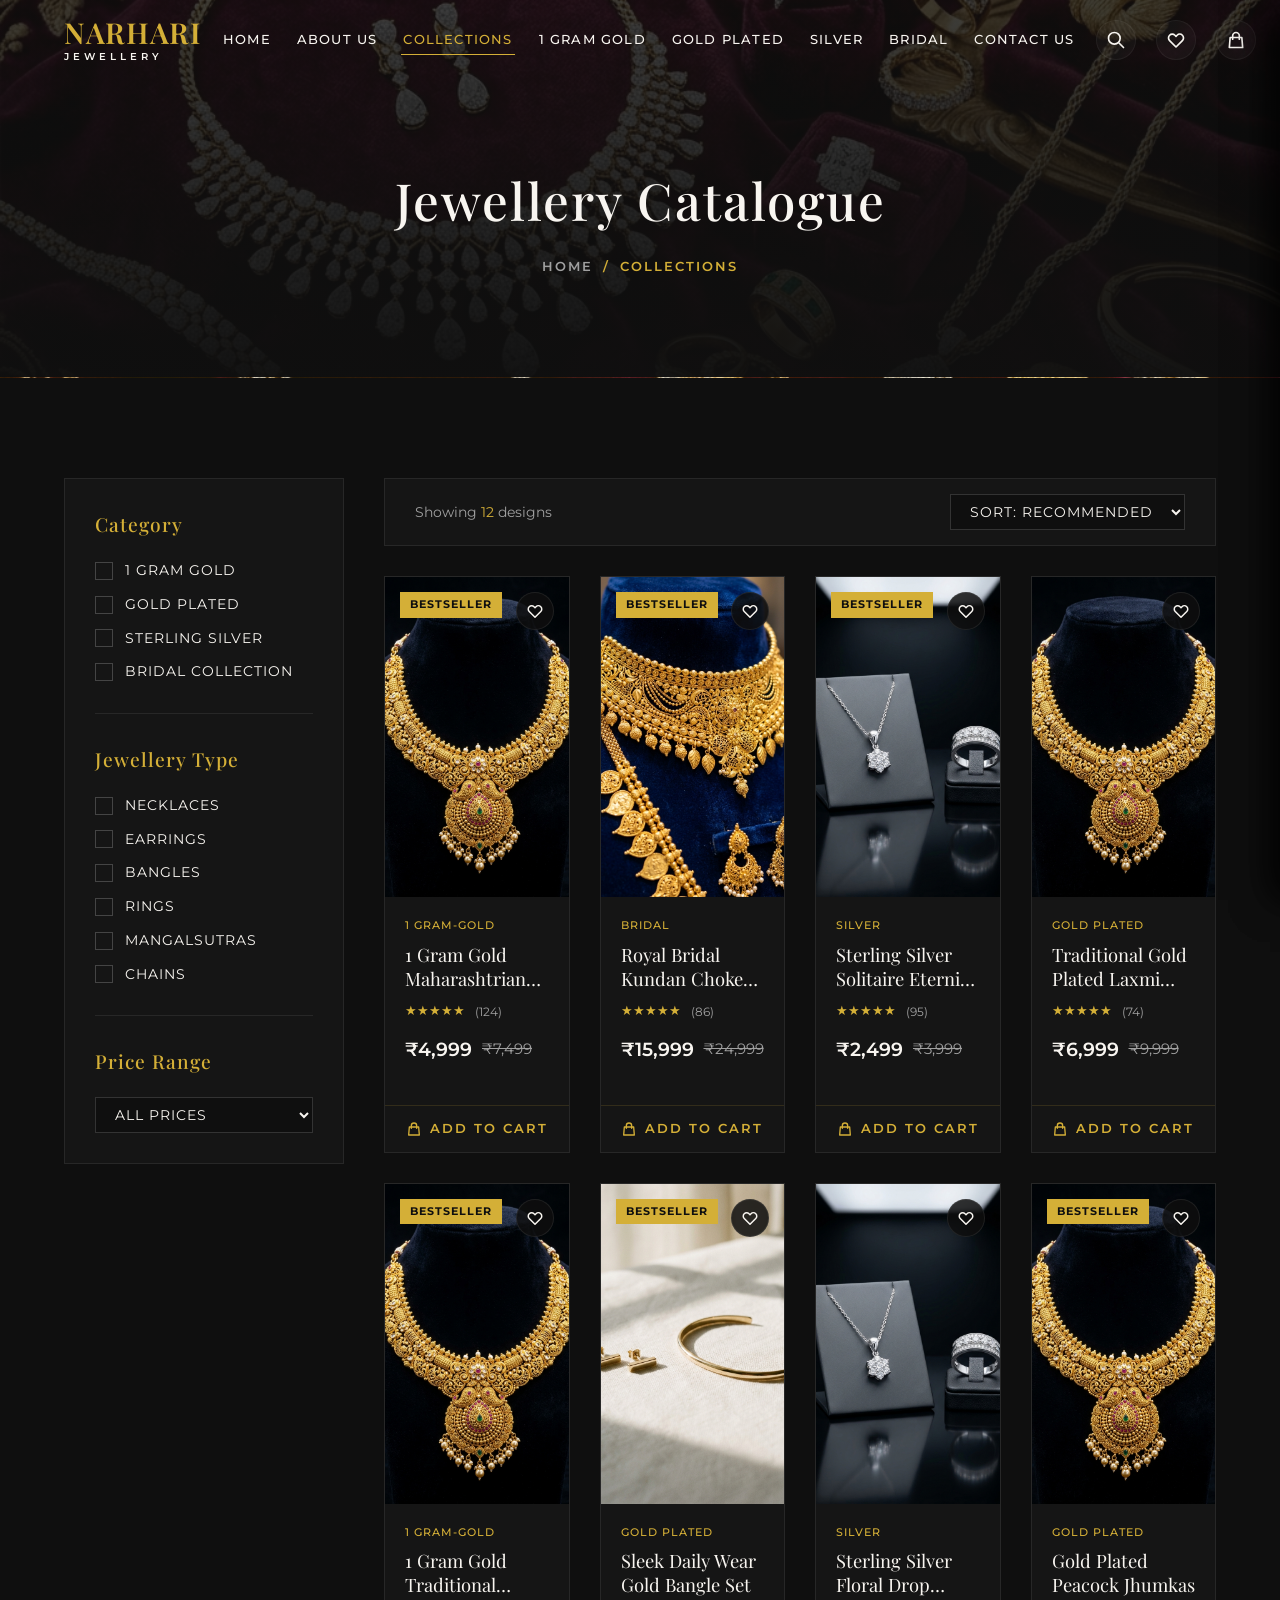
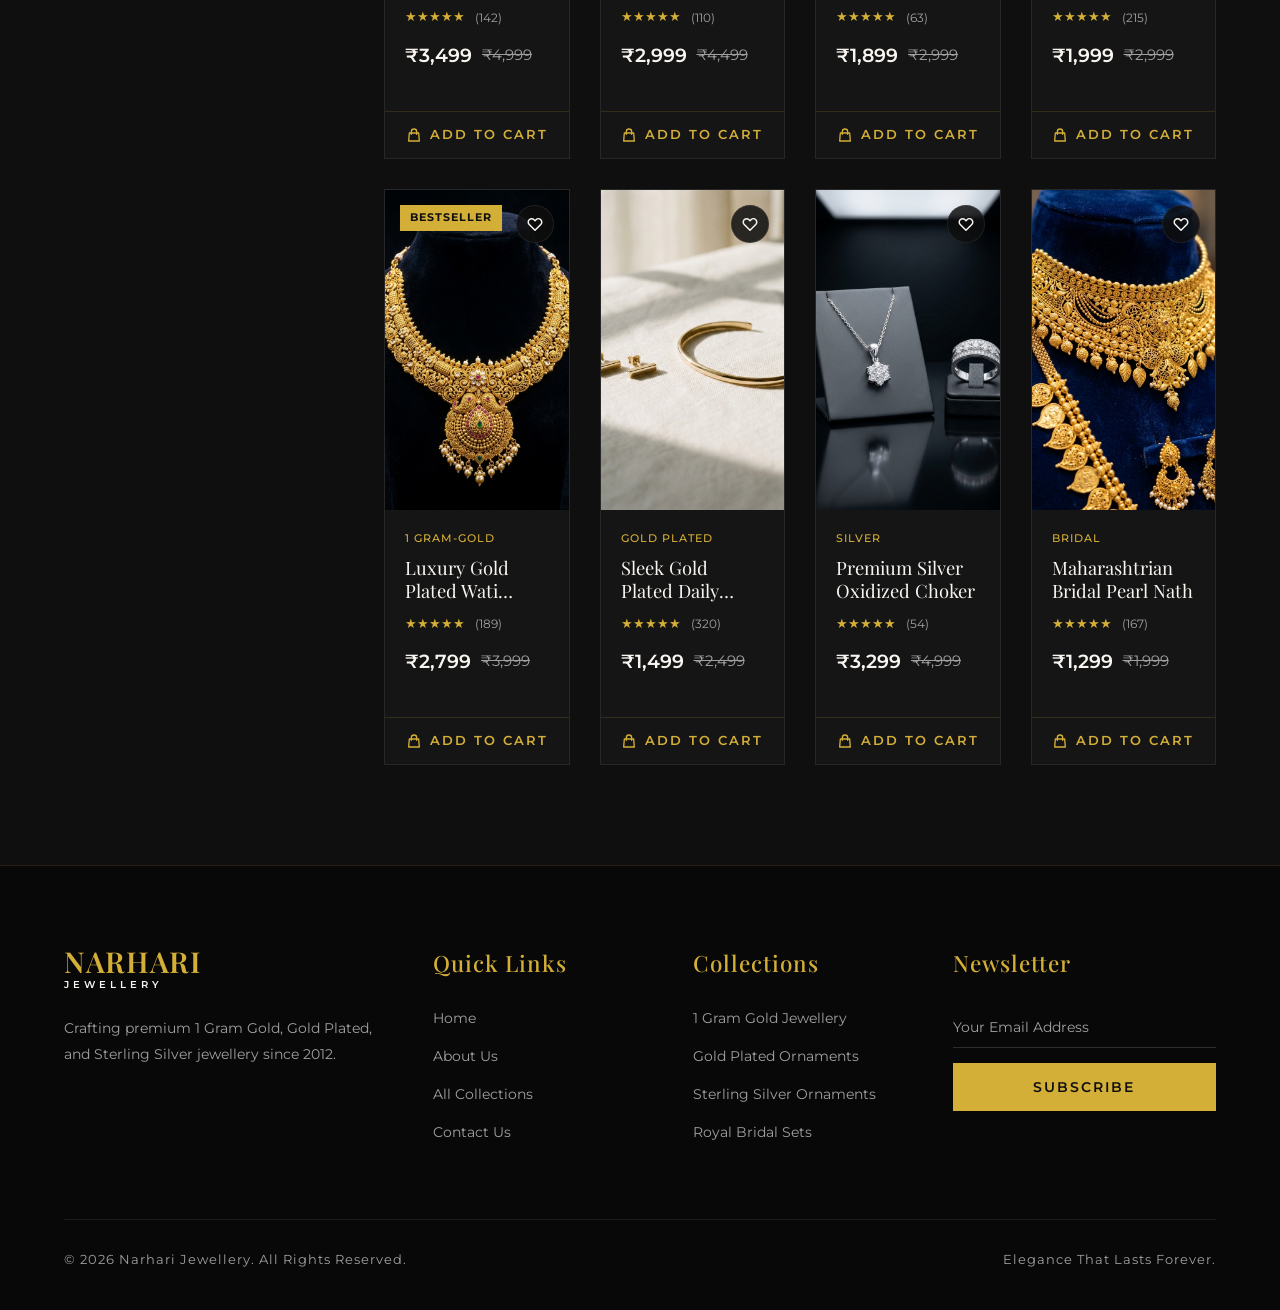
<file: collections.html>
<!DOCTYPE html>
<html lang="en">
<head>
  <meta charset="UTF-8">
  <meta name="viewport" content="width=device-width, initial-scale=1.0">
  <title>Our Collections | Narhari Jewellery</title>
  <meta name="description" content="Browse our luxury collections of 1 Gram Gold, Gold Plated, Sterling Silver and Traditional Indian Jewellery. Filter and sort to find your perfect fit.">
  <link rel="stylesheet" href="css/styles.css">
</head>
<body>

  <!-- Sticky Header -->
  <header>
    <div class="header-container">
      <a href="index.html" class="logo">
        NARHARI
        <span class="sublogo">Jewellery</span>
      </a>

      <!-- Main Navigation Menu -->
      <nav class="nav-menu">
        <a href="index.html">Home</a>
        <a href="about.html">About Us</a>
        <a href="collections.html" class="active">Collections</a>
        <a href="one-gram-gold.html">1 Gram Gold</a>
        <a href="gold-plated.html">Gold Plated</a>
        <a href="silver.html">Silver</a>
        <a href="bridal.html">Bridal</a>
        <a href="contact.html">Contact Us</a>
      </nav>

      <!-- Actions -->
      <div class="header-actions">
        <button class="header-icon-btn search-trigger" aria-label="Search Catalog">
          <svg style="width: 20px; height: 20px;" fill="none" viewBox="0 0 24 24" stroke="currentColor">
            <path stroke-linecap="round" stroke-linejoin="round" stroke-width="2" d="M21 21l-6-6m2-5a7 7 0 11-14 0 7 7 0 0114 0z" />
          </svg>
        </button>

        <button class="header-icon-btn wishlist-trigger" aria-label="Wishlist">
          <svg style="width: 20px; height: 20px;" fill="none" viewBox="0 0 24 24" stroke="currentColor">
            <path stroke-linecap="round" stroke-linejoin="round" stroke-width="2" d="M4.318 6.318a4.5 4.5 0 000 6.364L12 20.364l7.682-7.682a4.5 4.5 0 00-6.364-6.364L12 7.636l-1.318-1.318a4.5 4.5 0 00-6.364 0z" />
          </svg>
          <span class="badge wishlist-badge" style="display: none;">0</span>
        </button>

        <button class="header-icon-btn cart-trigger" aria-label="Cart">
          <svg style="width: 20px; height: 20px;" fill="none" viewBox="0 0 24 24" stroke="currentColor">
            <path stroke-linecap="round" stroke-linejoin="round" stroke-width="2" d="M16 11V7a4 4 0 00-8 0v4M5 9h14l1 12H4L5 9z" />
          </svg>
          <span class="badge cart-badge" style="display: none;">0</span>
        </button>

        <div class="menu-toggle" aria-label="Toggle Mobile Menu">
          <span></span>
          <span></span>
          <span></span>
        </div>
      </div>
    </div>
  </header>

  <!-- Page Hero Banner -->
  <section class="page-hero" style="background-image: url('assets/images/hero_banner.png');">
    <div class="page-hero-content">
      <h1>Jewellery Catalogue</h1>
      <div class="breadcrumb">
        <a href="index.html">Home</a>
        <span class="separator">/</span>
        <span class="current">Collections</span>
      </div>
    </div>
  </section>

  <!-- Main Shop / Catalog Layout -->
  <section class="section-padding">
    <div class="container">
      <div class="shop-layout">
        
        <!-- Sidebar Filters -->
        <aside class="filters-sidebar">
          <div class="filters-sidebar-header">
            <h4>Filter Designs</h4>
            <span class="filters-close-btn" id="filters-close">&times;</span>
          </div>
          
          <!-- Filter Group: Categories -->
          <div class="filter-group">
            <h4 class="filter-title">Category</h4>
            <div class="filter-options">
              <label class="checkbox-label">
                <input type="checkbox" value="1-gram-gold" class="js-filter-category">
                <span class="custom-checkbox"></span>
                1 Gram Gold
              </label>
              <label class="checkbox-label">
                <input type="checkbox" value="gold-plated" class="js-filter-category">
                <span class="custom-checkbox"></span>
                Gold Plated
              </label>
              <label class="checkbox-label">
                <input type="checkbox" value="silver" class="js-filter-category">
                <span class="custom-checkbox"></span>
                Sterling Silver
              </label>
              <label class="checkbox-label">
                <input type="checkbox" value="bridal" class="js-filter-category">
                <span class="custom-checkbox"></span>
                Bridal Collection
              </label>
            </div>
          </div>

          <!-- Filter Group: Product Types -->
          <div class="filter-group">
            <h4 class="filter-title">Jewellery Type</h4>
            <div class="filter-options">
              <label class="checkbox-label">
                <input type="checkbox" value="necklace" class="js-filter-type">
                <span class="custom-checkbox"></span>
                Necklaces
              </label>
              <label class="checkbox-label">
                <input type="checkbox" value="earrings" class="js-filter-type">
                <span class="custom-checkbox"></span>
                Earrings
              </label>
              <label class="checkbox-label">
                <input type="checkbox" value="bangles" class="js-filter-type">
                <span class="custom-checkbox"></span>
                Bangles
              </label>
              <label class="checkbox-label">
                <input type="checkbox" value="ring" class="js-filter-type">
                <span class="custom-checkbox"></span>
                Rings
              </label>
              <label class="checkbox-label">
                <input type="checkbox" value="mangalsutras" class="js-filter-type">
                <span class="custom-checkbox"></span>
                Mangalsutras
              </label>
              <label class="checkbox-label">
                <input type="checkbox" value="chains" class="js-filter-type">
                <span class="custom-checkbox"></span>
                Chains
              </label>
            </div>
          </div>

          <!-- Filter Group: Price Select dropdown -->
          <div class="filter-group">
            <h4 class="filter-title">Price Range</h4>
            <div class="sort-select-wrapper" style="width: 100%;">
              <select id="filter-price-select" style="width: 100%;">
                <option value="all">All Prices</option>
                <option value="0-2000">Under ₹2,000</option>
                <option value="2000-5000">₹2,000 - ₹5,000</option>
                <option value="5000-10000">₹5,000 - ₹10,000</option>
                <option value="10000-99999">Above ₹10,000</option>
              </select>
            </div>
          </div>

        </aside>

        <!-- Main Product Section -->
        <div>
          <!-- Catalog Header / Sorting -->
          <div class="catalog-head">
            <p class="results-info">Showing <span id="results-count-num" class="text-gold">0</span> designs</p>
            <div class="catalog-actions">
              <button class="mobile-filter-btn" id="mobile-filter-trigger" aria-label="Toggle Filters">
                <svg style="width: 16px; height: 16px;" fill="none" viewBox="0 0 24 24" stroke="currentColor">
                  <path stroke-linecap="round" stroke-linejoin="round" stroke-width="2" d="M12 6V4m0 2a2 2 0 100 4m0-4a2 2 0 110 4m-6 8a2 2 0 100-4m0 4a2 2 0 110-4m0 4v2m0-6V4m6 6v10m6-2a2 2 0 100-4m0 4a2 2 0 110-4m0 4v2m0-6V4" />
                </svg>
                Filters
              </button>
              <div class="sort-select-wrapper">
                <select id="sort-select">
                  <option value="default">Sort: Recommended</option>
                  <option value="price-low">Price: Low to High</option>
                  <option value="price-high">Price: High to Low</option>
                  <option value="rating">Top Rated</option>
                </select>
              </div>
            </div>
          </div>

          <!-- Dynamic Products Catalog Grid -->
          <div class="products-grid js-products-catalog">
            <!-- Dynamic items loaded by main.js -->
          </div>
        </div>

      </div>
    </div>
  </section>

  <!-- Footer -->
  <footer>
    <div class="container">
      <div class="footer-grid">
        <div class="footer-col">
          <a href="index.html" class="logo" style="margin-bottom: 25px;">
            NARHARI
            <span class="sublogo">Jewellery</span>
          </a>
          <p>Crafting premium 1 Gram Gold, Gold Plated, and Sterling Silver jewellery since 2012.</p>
        </div>
        <div class="footer-col">
          <h3>Quick Links</h3>
          <ul class="footer-links">
            <li><a href="index.html">Home</a></li>
            <li><a href="about.html">About Us</a></li>
            <li><a href="collections.html">All Collections</a></li>
            <li><a href="contact.html">Contact Us</a></li>
          </ul>
        </div>
        <div class="footer-col">
          <h3>Collections</h3>
          <ul class="footer-links">
            <li><a href="one-gram-gold.html">1 Gram Gold Jewellery</a></li>
            <li><a href="gold-plated.html">Gold Plated Ornaments</a></li>
            <li><a href="silver.html">Sterling Silver Ornaments</a></li>
            <li><a href="bridal.html">Royal Bridal Sets</a></li>
          </ul>
        </div>
        <div class="footer-col">
          <h3>Newsletter</h3>
          <form class="newsletter-form">
            <div class="newsletter-input-wrapper">
              <input type="email" placeholder="Your Email Address" required>
            </div>
            <button type="submit" class="btn-gold">Subscribe</button>
          </form>
        </div>
      </div>
      <div class="footer-bottom">
        <p>&copy; 2026 Narhari Jewellery. All Rights Reserved.</p>
        <p>Elegance That Lasts Forever.</p>
      </div>
    </div>
  </footer>

  <!-- Drawer Overlay & Drawers -->
  <div class="drawer-overlay"></div>
  
  <div class="drawer" id="cart-drawer">
    <div class="drawer-header">
      <h3>Shopping Cart</h3>
      <span class="drawer-close-btn">&times;</span>
    </div>
    <div class="drawer-content" id="cart-items-list">
      <p class="empty-drawer-msg">Your shopping cart is empty.</p>
    </div>
    <div class="drawer-footer">
      <div class="drawer-summary-row">
        <span class="label">Subtotal:</span>
        <span class="val" id="cart-total-value">₹0</span>
      </div>
      <div class="drawer-actions-btns">
        <button class="btn-gold" onclick="checkout()">Proceed to Checkout (WhatsApp)</button>
      </div>
    </div>
  </div>

  <div class="drawer" id="wishlist-drawer">
    <div class="drawer-header">
      <h3>My Wishlist</h3>
      <span class="drawer-close-btn">&times;</span>
    </div>
    <div class="drawer-content" id="wishlist-items-list">
      <p class="empty-drawer-msg">Your wishlist is empty.</p>
    </div>
  </div>

  <!-- Search Overlay -->
  <div class="search-overlay" id="search-overlay">
    <div class="search-container">
      <span class="search-close-btn" id="search-close">&times;</span>
      <div class="search-input-wrapper">
        <input type="text" id="search-input" placeholder="Search premium necklaces, rings, earrings..." autocomplete="off">
        <svg style="width: 28px; height: 28px;" fill="none" viewBox="0 0 24 24" stroke="currentColor">
          <path stroke-linecap="round" stroke-linejoin="round" stroke-width="2" d="M21 21l-6-6m2-5a7 7 0 11-14 0 7 7 0 0114 0z" />
        </svg>
      </div>
      <div class="search-results" id="search-results">
        <div class="search-results-list" id="search-results-list"></div>
      </div>
    </div>
  </div>

  <!-- Data and JS -->
  <script src="js/data.js"></script>
  <script src="js/main.js"></script>
</body>
</html>
</file>
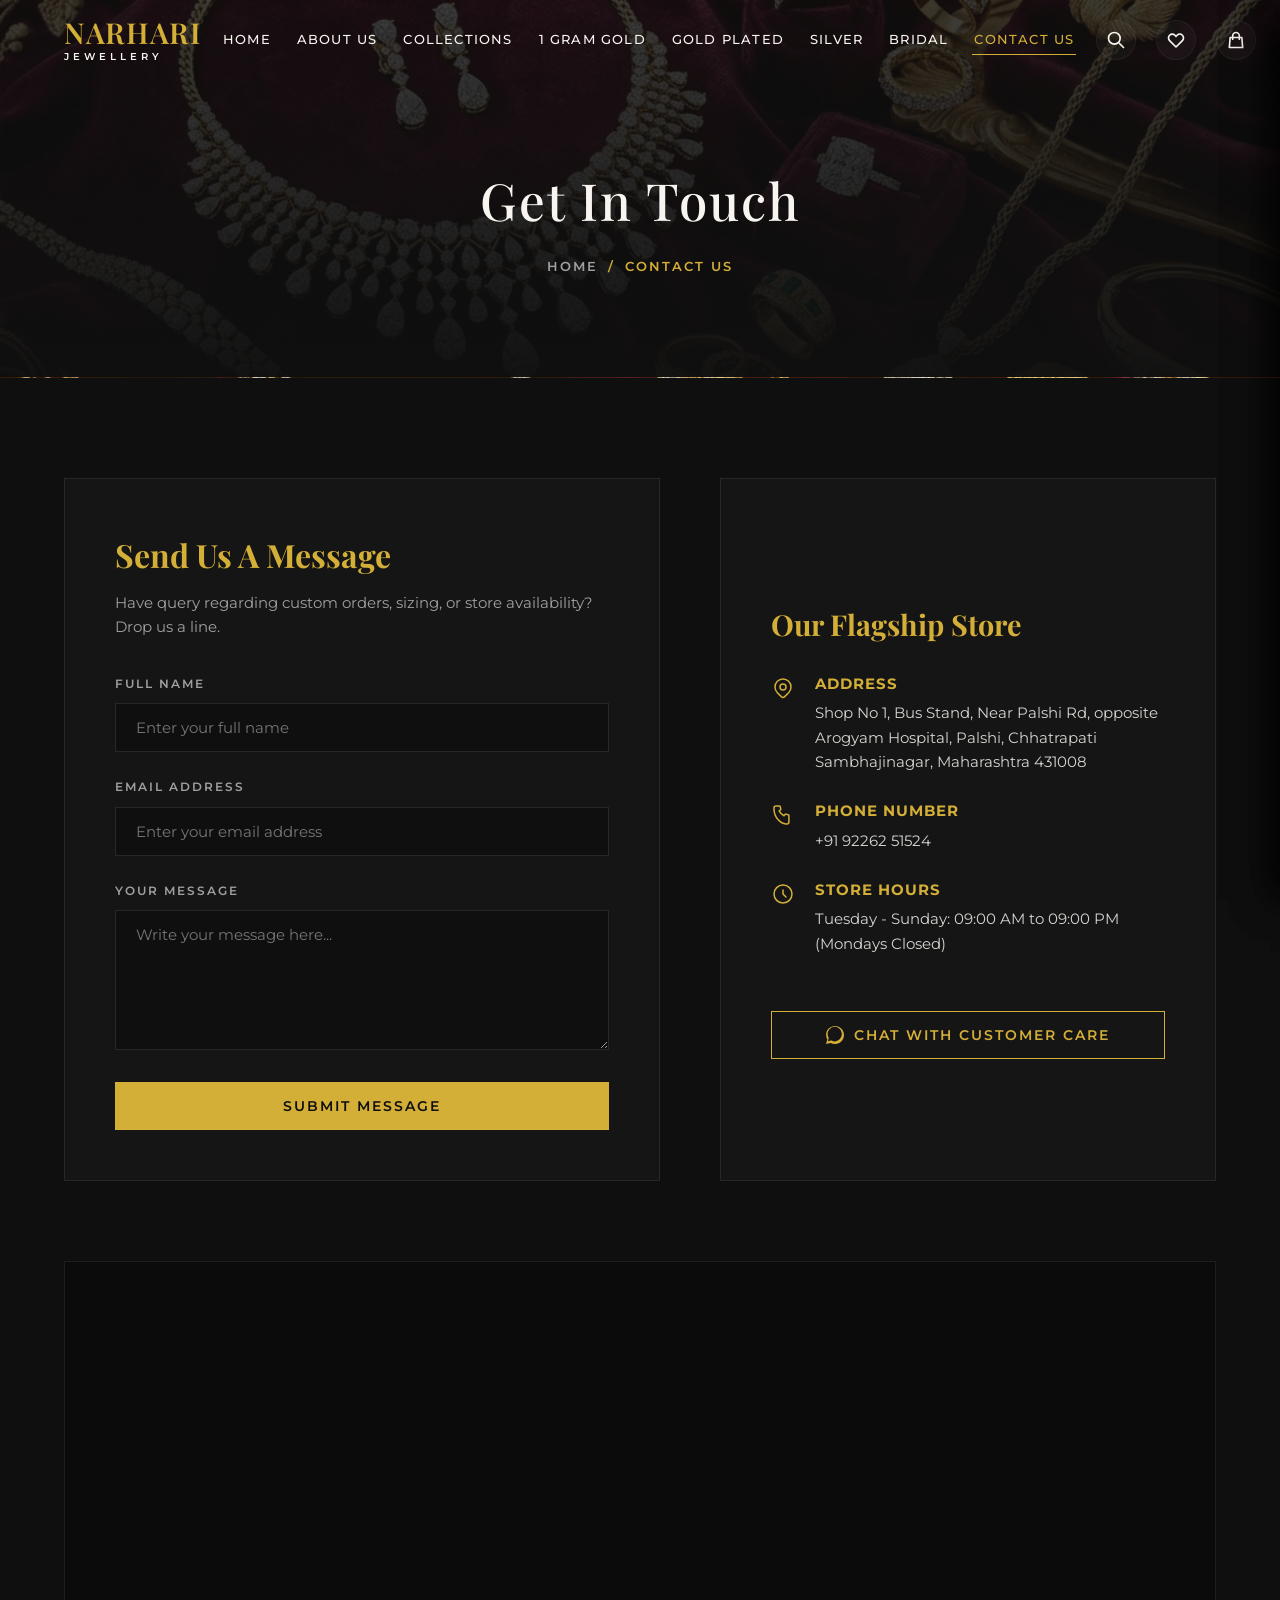
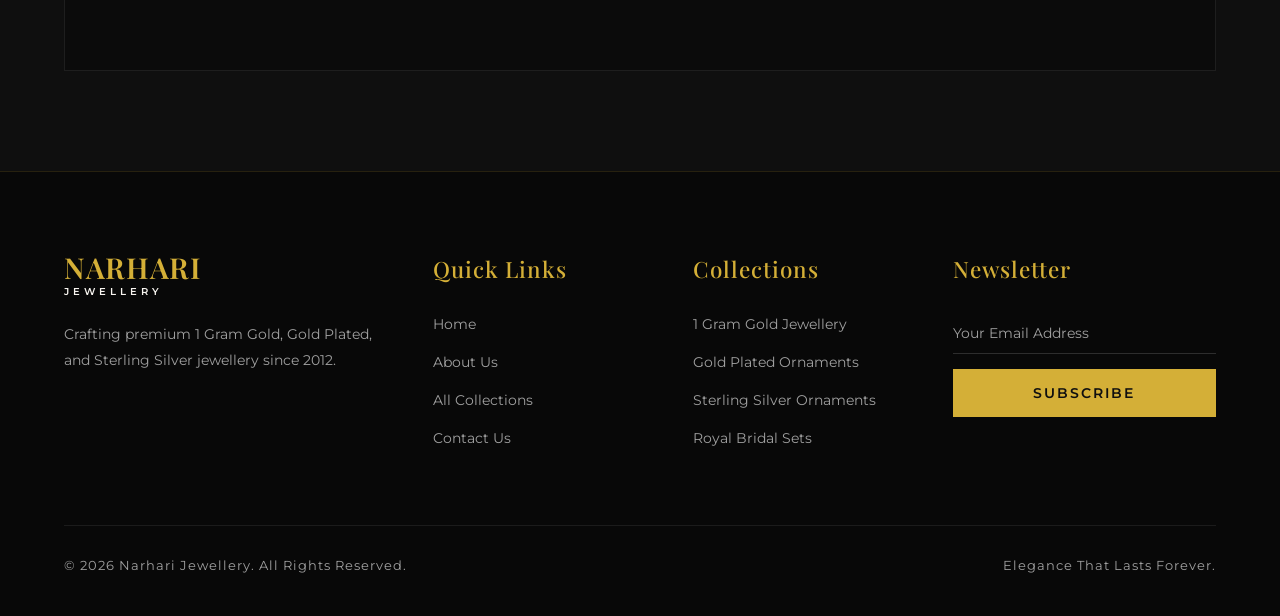
<file: contact.html>
<!DOCTYPE html>
<html lang="en">
<head>
  <meta charset="UTF-8">
  <meta name="viewport" content="width=device-width, initial-scale=1.0">
  <title>Contact Us | Narhari Jewellery</title>
  <meta name="description" content="Reach out to Narhari Jewellery. Contact our Palshi flagship store, get directions, phone number, store hours, or send us a message.">
  <link rel="stylesheet" href="css/styles.css">
</head>
<body>

  <!-- Sticky Header -->
  <header>
    <div class="header-container">
      <a href="index.html" class="logo">
        NARHARI
        <span class="sublogo">Jewellery</span>
      </a>

      <!-- Main Navigation Menu -->
      <nav class="nav-menu">
        <a href="index.html">Home</a>
        <a href="about.html">About Us</a>
        <a href="collections.html">Collections</a>
        <a href="one-gram-gold.html">1 Gram Gold</a>
        <a href="gold-plated.html">Gold Plated</a>
        <a href="silver.html">Silver</a>
        <a href="bridal.html">Bridal</a>
        <a href="contact.html" class="active">Contact Us</a>
      </nav>

      <!-- Actions -->
      <div class="header-actions">
        <button class="header-icon-btn search-trigger" aria-label="Search Catalog">
          <svg style="width: 20px; height: 20px;" fill="none" viewBox="0 0 24 24" stroke="currentColor">
            <path stroke-linecap="round" stroke-linejoin="round" stroke-width="2" d="M21 21l-6-6m2-5a7 7 0 11-14 0 7 7 0 0114 0z" />
          </svg>
        </button>

        <button class="header-icon-btn wishlist-trigger" aria-label="Wishlist">
          <svg style="width: 20px; height: 20px;" fill="none" viewBox="0 0 24 24" stroke="currentColor">
            <path stroke-linecap="round" stroke-linejoin="round" stroke-width="2" d="M4.318 6.318a4.5 4.5 0 000 6.364L12 20.364l7.682-7.682a4.5 4.5 0 00-6.364-6.364L12 7.636l-1.318-1.318a4.5 4.5 0 00-6.364 0z" />
          </svg>
          <span class="badge wishlist-badge" style="display: none;">0</span>
        </button>

        <button class="header-icon-btn cart-trigger" aria-label="Cart">
          <svg style="width: 20px; height: 20px;" fill="none" viewBox="0 0 24 24" stroke="currentColor">
            <path stroke-linecap="round" stroke-linejoin="round" stroke-width="2" d="M16 11V7a4 4 0 00-8 0v4M5 9h14l1 12H4L5 9z" />
          </svg>
          <span class="badge cart-badge" style="display: none;">0</span>
        </button>

        <div class="menu-toggle" aria-label="Toggle Mobile Menu">
          <span></span>
          <span></span>
          <span></span>
        </div>
      </div>
    </div>
  </header>

  <!-- Page Hero Banner -->
  <section class="page-hero" style="background-image: url('assets/images/hero_banner.png');">
    <div class="page-hero-content">
      <h1>Get In Touch</h1>
      <div class="breadcrumb">
        <a href="index.html">Home</a>
        <span class="separator">/</span>
        <span class="current">Contact Us</span>
      </div>
    </div>
  </section>

  <!-- Main Grid Area -->
  <section class="section-padding">
    <div class="container">
      <div class="contact-grid">
        
        <!-- Form Column -->
        <div class="contact-form-card">
          <h2>Send Us A Message</h2>
          <p>Have query regarding custom orders, sizing, or store availability? Drop us a line.</p>
          
          <form id="contact-form">
            <div class="form-group">
              <label for="cf-name">Full Name</label>
              <input type="text" id="cf-name" class="form-input" placeholder="Enter your full name" required>
            </div>
            
            <div class="form-group">
              <label for="cf-email">Email Address</label>
              <input type="email" id="cf-email" class="form-input" placeholder="Enter your email address" required>
            </div>

            <div class="form-group">
              <label for="cf-message">Your Message</label>
              <textarea id="cf-message" class="form-input" placeholder="Write your message here..." required></textarea>
            </div>

            <button type="submit" class="btn-gold" style="width: 100%;">Submit Message</button>
          </form>
        </div>

        <!-- Contact details column -->
        <div class="contact-details-side" style="background-color: var(--dark-accent); border: var(--border-dark); padding: 50px;">
          <h3 style="font-family: var(--font-serif); font-size: 1.8rem; margin-bottom: 25px; color: var(--gold);">Our Flagship Store</h3>
          
          <ul class="contact-info-list" style="margin-bottom: 30px;">
            <li>
              <svg style="width: 24px; height: 24px;" fill="none" viewBox="0 0 24 24" stroke="currentColor">
                <path stroke-linecap="round" stroke-linejoin="round" stroke-width="1.5" d="M17.657 16.657L13.414 20.9a1.998 1.998 0 01-2.827 0l-4.244-4.243a8 8 0 1111.314 0z" />
                <path stroke-linecap="round" stroke-linejoin="round" stroke-width="1.5" d="M15 11a3 3 0 11-6 0 3 3 0 016 0z" />
              </svg>
              <div>
                <h4>Address</h4>
                <p>Shop No 1, Bus Stand, Near Palshi Rd, opposite Arogyam Hospital, Palshi, Chhatrapati Sambhajinagar, Maharashtra 431008</p>
              </div>
            </li>
            <li>
              <svg style="width: 24px; height: 24px;" fill="none" viewBox="0 0 24 24" stroke="currentColor">
                <path stroke-linecap="round" stroke-linejoin="round" stroke-width="1.5" d="M3 5a2 2 0 012-2h3.28a1 1 0 01.94.725l.548 2.2a1 1 0 01-.321.988l-1.305.98a10.582 10.582 0 004.872 4.872l.98-1.305a1 1 0 01.988-.321l2.2.548a1 1 0 01.725.94V19a2 2 0 01-2 2h-1C9.716 21 3 14.284 3 6V5z" />
              </svg>
              <div>
                <h4>Phone Number</h4>
                <p>+91 92262 51524</p>
              </div>
            </li>
            <li>
              <svg style="width: 24px; height: 24px;" fill="none" viewBox="0 0 24 24" stroke="currentColor">
                <path stroke-linecap="round" stroke-linejoin="round" stroke-width="1.5" d="M12 8v4l3 3m6-3a9 9 0 11-18 0 9 9 0 0118 0z" />
              </svg>
              <div>
                <h4>Store Hours</h4>
                <p>Tuesday - Sunday: 09:00 AM to 09:00 PM (Mondays Closed)</p>
              </div>
            </li>
          </ul>

          <button class="btn-outline" onclick="sendWhatsAppMessage('Hi! I have a question about products and location.')" style="width: 100%; gap: 10px;">
            <svg style="width: 18px; height: 18px; fill: currentColor;" viewBox="0 0 24 24">
              <path d="M.057 24l1.687-6.163c-1.041-1.804-1.588-3.849-1.587-5.946C.06 5.348 5.397.01 12.008.01c3.202.001 6.212 1.246 8.477 3.513 2.262 2.268 3.507 5.28 3.505 8.484-.004 6.657-5.34 11.997-11.953 11.997-2.005-.001-3.973-.502-5.717-1.456L0 24zm6.59-4.846c1.6.95 3.188 1.449 4.625 1.451 5.403.002 9.803-4.394 9.806-9.799.002-2.618-1.016-5.08-2.868-6.932C16.357 2.022 13.9 1.002 12.01 1.002c-5.41 0-9.811 4.397-9.814 9.803-.001 1.93.501 3.568 1.461 5.093L2.653 20.4l4.032-1.057z" />
            </svg>
            Chat with Customer Care
          </button>
        </div>

      </div>

      <!-- Map Embed Row -->
      <div style="min-height: 400px; width: 100%; position: relative; background-color: #0b0b0b; border: var(--border-dark);">
        <iframe 
          src="https://maps.google.com/maps?q=Narhari%20Jewellery,%20Shop%20No%201,%20Bus%20Stand,%20Palshi%20Rd,%20Palshi,%20Chhatrapati%20Sambhajinagar,%20Maharashtra%20431008&t=&z=15&ie=UTF8&iwloc=&output=embed" 
          style="width: 100%; height: 400px; border: none; filter: grayscale(1) invert(0.92) contrast(1.1);"
          allowfullscreen="" 
          loading="lazy" 
          referrerpolicy="no-referrer-when-downgrade">
        </iframe>
      </div>

    </div>
  </section>

  <!-- Footer -->
  <footer>
    <div class="container">
      <div class="footer-grid">
        <div class="footer-col">
          <a href="index.html" class="logo" style="margin-bottom: 25px;">
            NARHARI
            <span class="sublogo">Jewellery</span>
          </a>
          <p>Crafting premium 1 Gram Gold, Gold Plated, and Sterling Silver jewellery since 2012.</p>
        </div>
        <div class="footer-col">
          <h3>Quick Links</h3>
          <ul class="footer-links">
            <li><a href="index.html">Home</a></li>
            <li><a href="about.html">About Us</a></li>
            <li><a href="collections.html">All Collections</a></li>
            <li><a href="contact.html">Contact Us</a></li>
          </ul>
        </div>
        <div class="footer-col">
          <h3>Collections</h3>
          <ul class="footer-links">
            <li><a href="one-gram-gold.html">1 Gram Gold Jewellery</a></li>
            <li><a href="gold-plated.html">Gold Plated Ornaments</a></li>
            <li><a href="silver.html">Sterling Silver Ornaments</a></li>
            <li><a href="bridal.html">Royal Bridal Sets</a></li>
          </ul>
        </div>
        <div class="footer-col">
          <h3>Newsletter</h3>
          <form class="newsletter-form">
            <div class="newsletter-input-wrapper">
              <input type="email" placeholder="Your Email Address" required>
            </div>
            <button type="submit" class="btn-gold">Subscribe</button>
          </form>
        </div>
      </div>
      <div class="footer-bottom">
        <p>&copy; 2026 Narhari Jewellery. All Rights Reserved.</p>
        <p>Elegance That Lasts Forever.</p>
      </div>
    </div>
  </footer>

  <!-- Drawer Overlay & Drawers -->
  <div class="drawer-overlay"></div>
  
  <div class="drawer" id="cart-drawer">
    <div class="drawer-header">
      <h3>Shopping Cart</h3>
      <span class="drawer-close-btn">&times;</span>
    </div>
    <div class="drawer-content" id="cart-items-list">
      <p class="empty-drawer-msg">Your shopping cart is empty.</p>
    </div>
    <div class="drawer-footer">
      <div class="drawer-summary-row">
        <span class="label">Subtotal:</span>
        <span class="val" id="cart-total-value">₹0</span>
      </div>
      <div class="drawer-actions-btns">
        <button class="btn-gold" onclick="checkout()">Proceed to Checkout (WhatsApp)</button>
      </div>
    </div>
  </div>

  <div class="drawer" id="wishlist-drawer">
    <div class="drawer-header">
      <h3>My Wishlist</h3>
      <span class="drawer-close-btn">&times;</span>
    </div>
    <div class="drawer-content" id="wishlist-items-list">
      <p class="empty-drawer-msg">Your wishlist is empty.</p>
    </div>
  </div>

  <!-- Search Overlay -->
  <div class="search-overlay" id="search-overlay">
    <div class="search-container">
      <span class="search-close-btn" id="search-close">&times;</span>
      <div class="search-input-wrapper">
        <input type="text" id="search-input" placeholder="Search premium necklaces, rings, earrings..." autocomplete="off">
        <svg style="width: 28px; height: 28px;" fill="none" viewBox="0 0 24 24" stroke="currentColor">
          <path stroke-linecap="round" stroke-linejoin="round" stroke-width="2" d="M21 21l-6-6m2-5a7 7 0 11-14 0 7 7 0 0114 0z" />
        </svg>
      </div>
      <div class="search-results" id="search-results">
        <div class="search-results-list" id="search-results-list"></div>
      </div>
    </div>
  </div>

  <!-- Data and JS -->
  <script src="js/data.js"></script>
  <script src="js/main.js"></script>
</body>
</html>
</file>
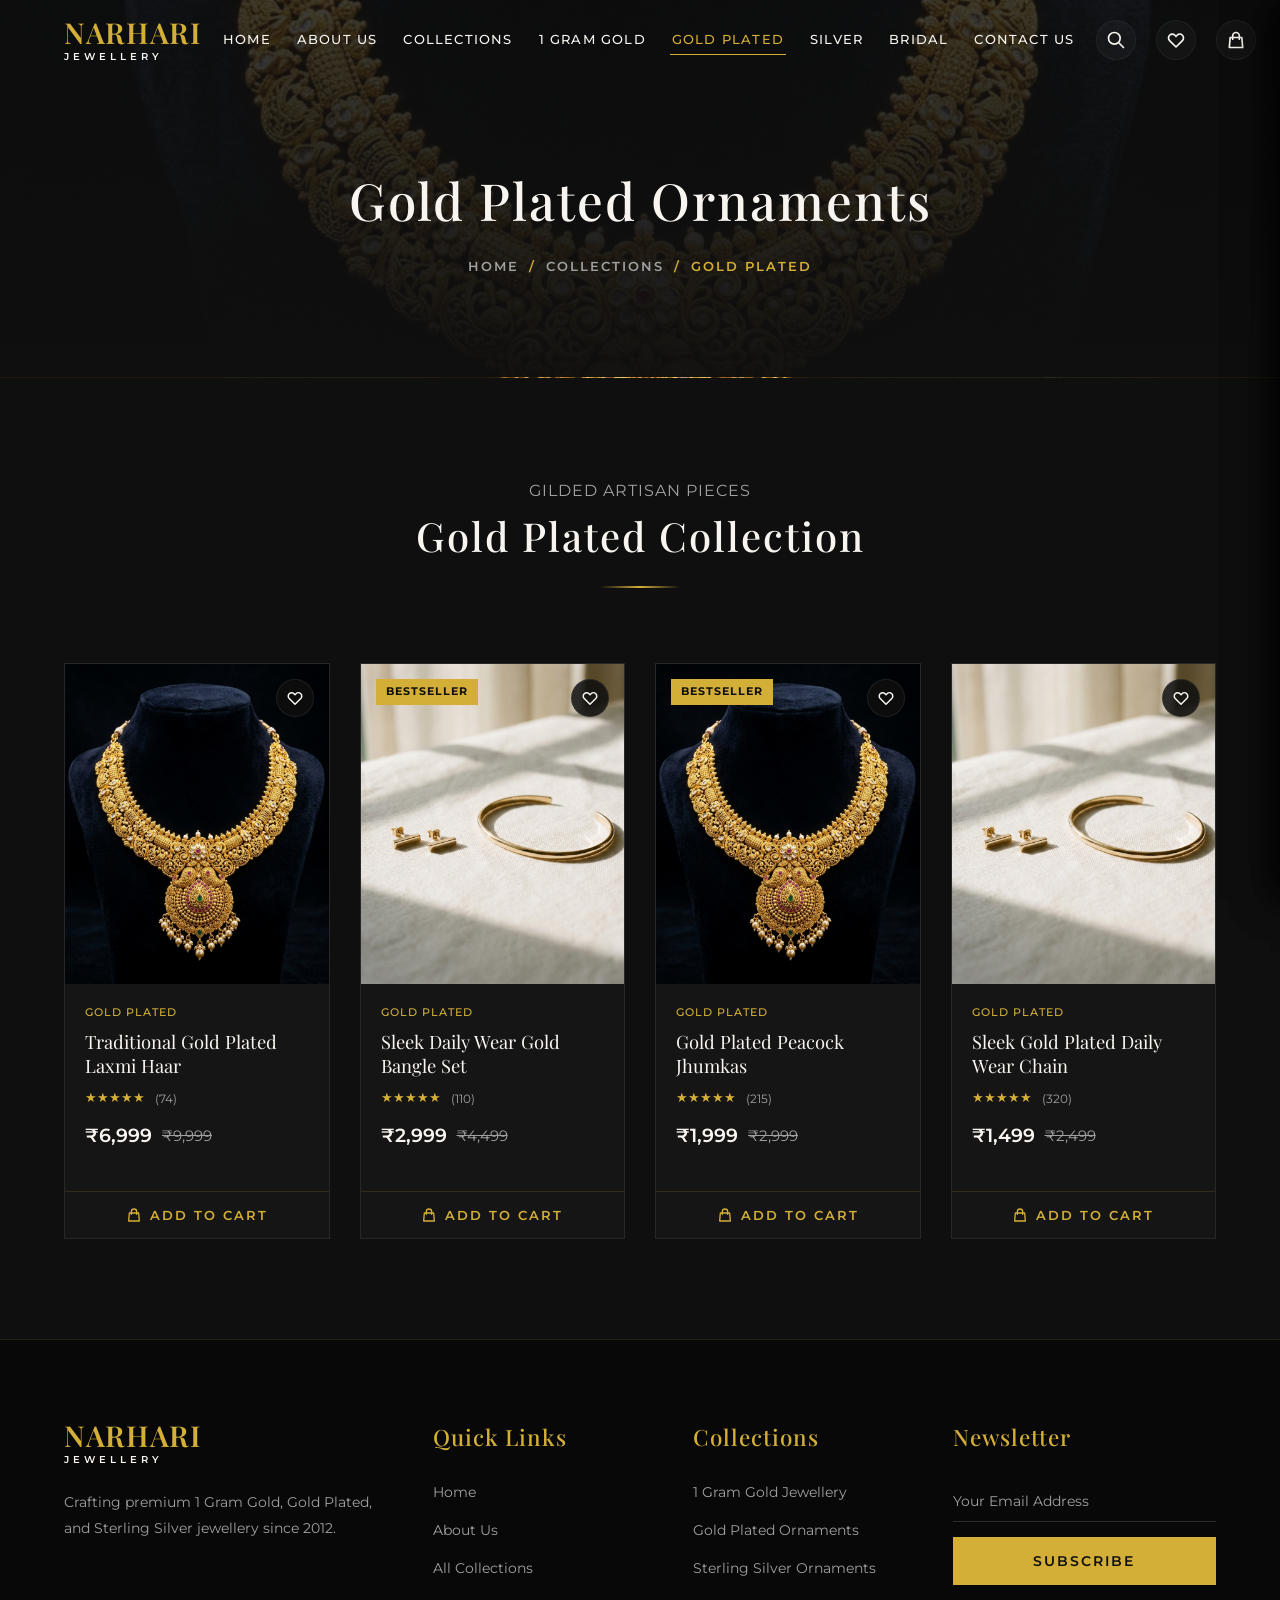
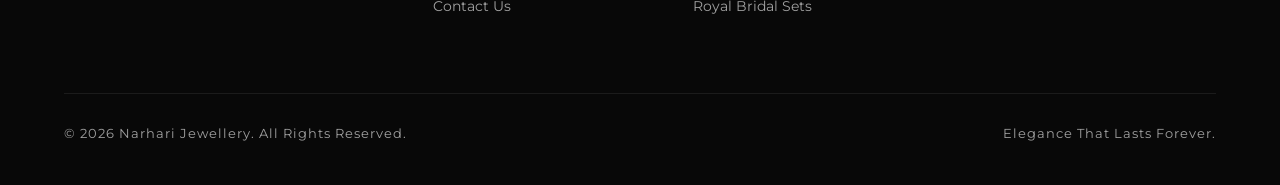
<file: gold-plated.html>
<!DOCTYPE html>
<html lang="en">
<head>
  <meta charset="UTF-8">
  <meta name="viewport" content="width=device-width, initial-scale=1.0">
  <title>Gold Plated Collection | Narhari Jewellery</title>
  <meta name="description" content="Browse our luxury Gold Plated collection. Temple necklaces, jhumkas, and bangles micro-plated in rich gold finish.">
  <link rel="stylesheet" href="css/styles.css">
</head>
<body>

  <!-- Sticky Header -->
  <header>
    <div class="header-container">
      <a href="index.html" class="logo">
        NARHARI
        <span class="sublogo">Jewellery</span>
      </a>

      <!-- Main Navigation Menu -->
      <nav class="nav-menu">
        <a href="index.html">Home</a>
        <a href="about.html">About Us</a>
        <a href="collections.html">Collections</a>
        <a href="one-gram-gold.html">1 Gram Gold</a>
        <a href="gold-plated.html" class="active">Gold Plated</a>
        <a href="silver.html">Silver</a>
        <a href="bridal.html">Bridal</a>
        <a href="contact.html">Contact Us</a>
      </nav>

      <!-- Actions -->
      <div class="header-actions">
        <button class="header-icon-btn search-trigger" aria-label="Search Catalog">
          <svg style="width: 20px; height: 20px;" fill="none" viewBox="0 0 24 24" stroke="currentColor">
            <path stroke-linecap="round" stroke-linejoin="round" stroke-width="2" d="M21 21l-6-6m2-5a7 7 0 11-14 0 7 7 0 0114 0z" />
          </svg>
        </button>

        <button class="header-icon-btn wishlist-trigger" aria-label="Wishlist">
          <svg style="width: 20px; height: 20px;" fill="none" viewBox="0 0 24 24" stroke="currentColor">
            <path stroke-linecap="round" stroke-linejoin="round" stroke-width="2" d="M4.318 6.318a4.5 4.5 0 000 6.364L12 20.364l7.682-7.682a4.5 4.5 0 00-6.364-6.364L12 7.636l-1.318-1.318a4.5 4.5 0 00-6.364 0z" />
          </svg>
          <span class="badge wishlist-badge" style="display: none;">0</span>
        </button>

        <button class="header-icon-btn cart-trigger" aria-label="Cart">
          <svg style="width: 20px; height: 20px;" fill="none" viewBox="0 0 24 24" stroke="currentColor">
            <path stroke-linecap="round" stroke-linejoin="round" stroke-width="2" d="M16 11V7a4 4 0 00-8 0v4M5 9h14l1 12H4L5 9z" />
          </svg>
          <span class="badge cart-badge" style="display: none;">0</span>
        </button>

        <div class="menu-toggle" aria-label="Toggle Mobile Menu">
          <span></span>
          <span></span>
          <span></span>
        </div>
      </div>
    </div>
  </header>

  <!-- Page Hero Banner -->
  <section class="page-hero" style="background-image: url('assets/images/cat_goldplated.png');">
    <div class="page-hero-content">
      <h1>Gold Plated Ornaments</h1>
      <div class="breadcrumb">
        <a href="index.html">Home</a>
        <span class="separator">/</span>
        <a href="collections.html">Collections</a>
        <span class="separator">/</span>
        <span class="current">Gold Plated</span>
      </div>
    </div>
  </section>

  <!-- Products Catalog -->
  <section class="section-padding">
    <div class="container">
      <div class="section-header">
        <p>Gilded Artisan Pieces</p>
        <h2>Gold Plated Collection</h2>
      </div>

      <!-- Dynamically rendered by main.js -->
      <div class="products-grid js-category-products" data-category="gold-plated">
        <!-- Loader markup -->
      </div>
    </div>
  </section>

  <!-- Footer -->
  <footer>
    <div class="container">
      <div class="footer-grid">
        <div class="footer-col">
          <a href="index.html" class="logo" style="margin-bottom: 25px;">
            NARHARI
            <span class="sublogo">Jewellery</span>
          </a>
          <p>Crafting premium 1 Gram Gold, Gold Plated, and Sterling Silver jewellery since 2012.</p>
        </div>
        <div class="footer-col">
          <h3>Quick Links</h3>
          <ul class="footer-links">
            <li><a href="index.html">Home</a></li>
            <li><a href="about.html">About Us</a></li>
            <li><a href="collections.html">All Collections</a></li>
            <li><a href="contact.html">Contact Us</a></li>
          </ul>
        </div>
        <div class="footer-col">
          <h3>Collections</h3>
          <ul class="footer-links">
            <li><a href="one-gram-gold.html">1 Gram Gold Jewellery</a></li>
            <li><a href="gold-plated.html">Gold Plated Ornaments</a></li>
            <li><a href="silver.html">Sterling Silver Ornaments</a></li>
            <li><a href="bridal.html">Royal Bridal Sets</a></li>
          </ul>
        </div>
        <div class="footer-col">
          <h3>Newsletter</h3>
          <form class="newsletter-form">
            <div class="newsletter-input-wrapper">
              <input type="email" placeholder="Your Email Address" required>
            </div>
            <button type="submit" class="btn-gold">Subscribe</button>
          </form>
        </div>
      </div>
      <div class="footer-bottom">
        <p>&copy; 2026 Narhari Jewellery. All Rights Reserved.</p>
        <p>Elegance That Lasts Forever.</p>
      </div>
    </div>
  </footer>

  <!-- Drawer Overlay & Drawers -->
  <div class="drawer-overlay"></div>
  
  <div class="drawer" id="cart-drawer">
    <div class="drawer-header">
      <h3>Shopping Cart</h3>
      <span class="drawer-close-btn">&times;</span>
    </div>
    <div class="drawer-content" id="cart-items-list">
      <p class="empty-drawer-msg">Your shopping cart is empty.</p>
    </div>
    <div class="drawer-footer">
      <div class="drawer-summary-row">
        <span class="label">Subtotal:</span>
        <span class="val" id="cart-total-value">₹0</span>
      </div>
      <div class="drawer-actions-btns">
        <button class="btn-gold" onclick="checkout()">Proceed to Checkout (WhatsApp)</button>
      </div>
    </div>
  </div>

  <div class="drawer" id="wishlist-drawer">
    <div class="drawer-header">
      <h3>My Wishlist</h3>
      <span class="drawer-close-btn">&times;</span>
    </div>
    <div class="drawer-content" id="wishlist-items-list">
      <p class="empty-drawer-msg">Your wishlist is empty.</p>
    </div>
  </div>

  <!-- Search Overlay -->
  <div class="search-overlay" id="search-overlay">
    <div class="search-container">
      <span class="search-close-btn" id="search-close">&times;</span>
      <div class="search-input-wrapper">
        <input type="text" id="search-input" placeholder="Search premium necklaces, rings, earrings..." autocomplete="off">
        <svg style="width: 28px; height: 28px;" fill="none" viewBox="0 0 24 24" stroke="currentColor">
          <path stroke-linecap="round" stroke-linejoin="round" stroke-width="2" d="M21 21l-6-6m2-5a7 7 0 11-14 0 7 7 0 0114 0z" />
        </svg>
      </div>
      <div class="search-results" id="search-results">
        <div class="search-results-list" id="search-results-list"></div>
      </div>
    </div>
  </div>

  <!-- Data and JS -->
  <script src="js/data.js"></script>
  <script src="js/main.js"></script>
</body>
</html>
</file>
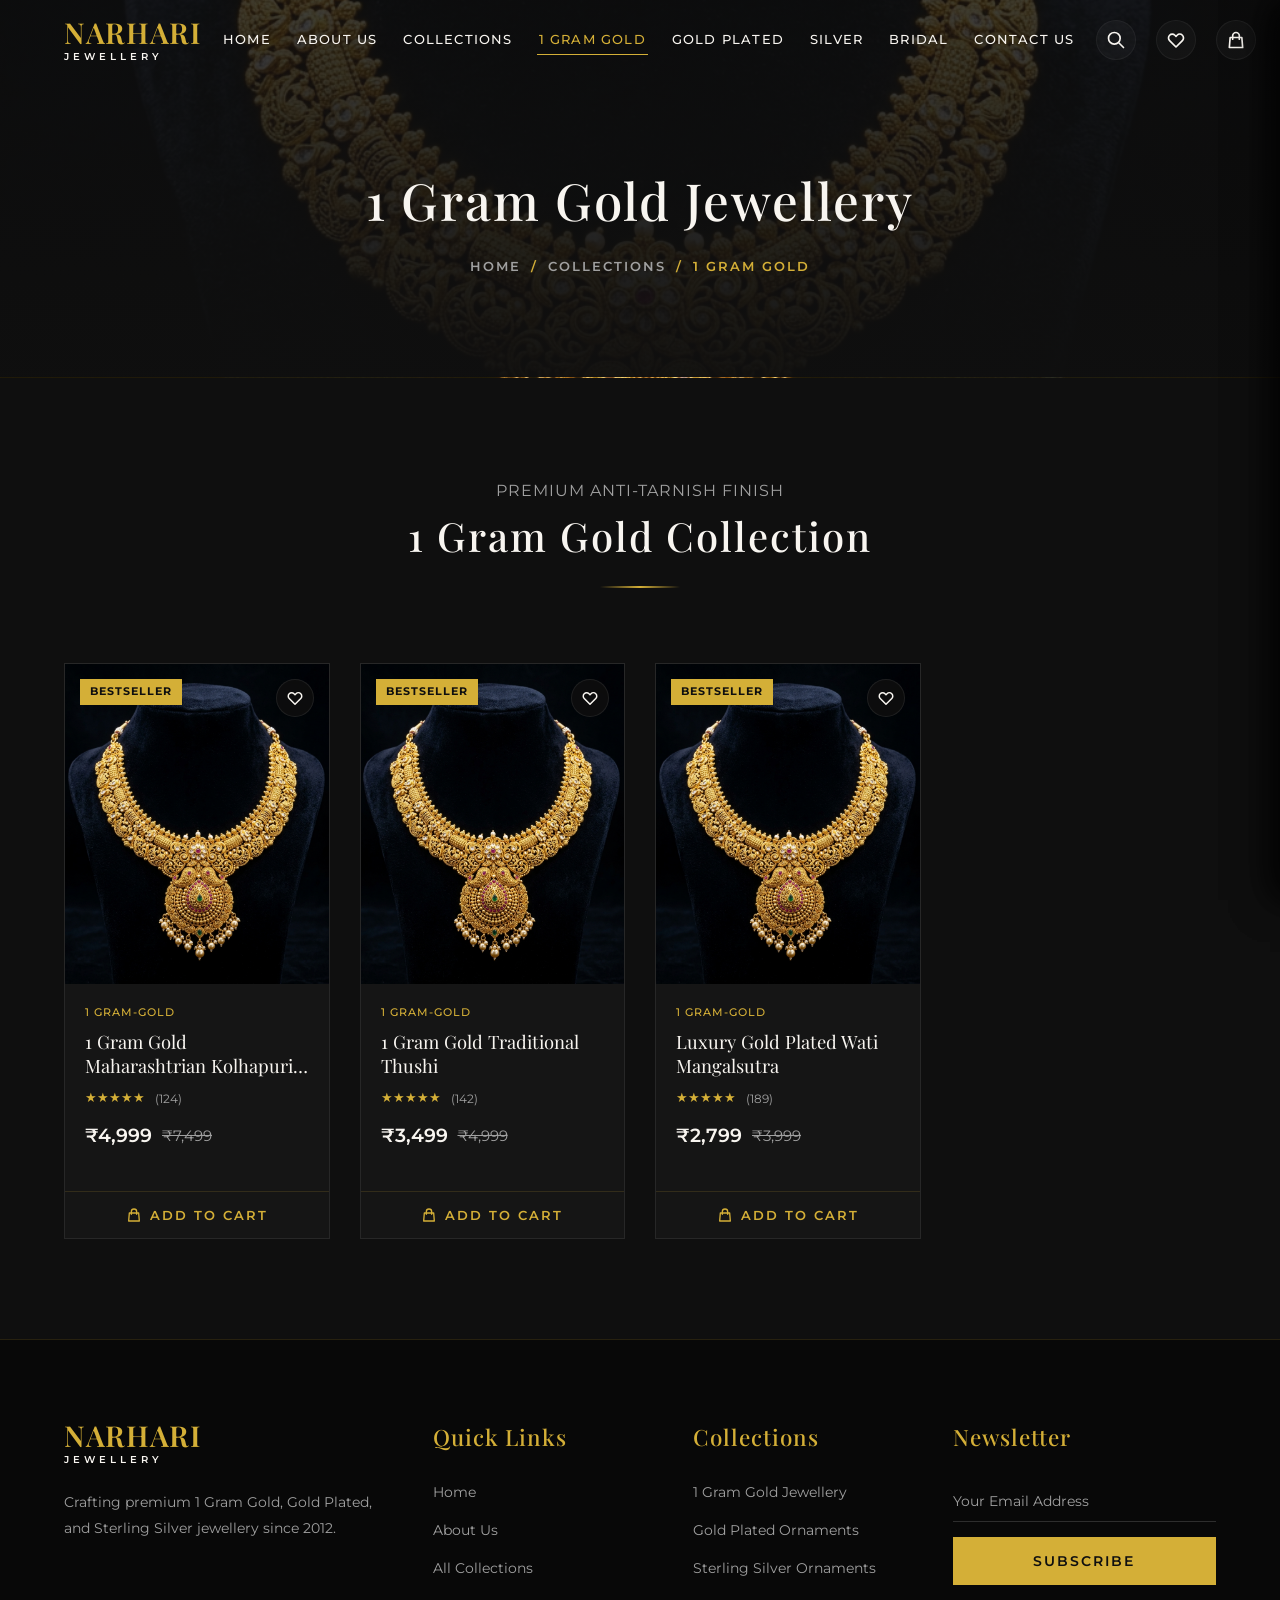
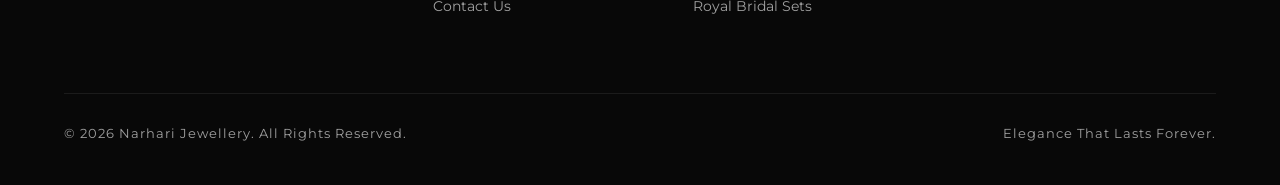
<file: one-gram-gold.html>
<!DOCTYPE html>
<html lang="en">
<head>
  <meta charset="UTF-8">
  <meta name="viewport" content="width=device-width, initial-scale=1.0">
  <title>1 Gram Gold Collection | Narhari Jewellery</title>
  <meta name="description" content="Explore our authentic 1 Gram Gold jewellery collection. Premium necklaces, chains, and traditional sets micro-plated in pure gold.">
  <link rel="stylesheet" href="css/styles.css">
</head>
<body>

  <!-- Sticky Header -->
  <header>
    <div class="header-container">
      <a href="index.html" class="logo">
        NARHARI
        <span class="sublogo">Jewellery</span>
      </a>

      <!-- Main Navigation Menu -->
      <nav class="nav-menu">
        <a href="index.html">Home</a>
        <a href="about.html">About Us</a>
        <a href="collections.html">Collections</a>
        <a href="one-gram-gold.html" class="active">1 Gram Gold</a>
        <a href="gold-plated.html">Gold Plated</a>
        <a href="silver.html">Silver</a>
        <a href="bridal.html">Bridal</a>
        <a href="contact.html">Contact Us</a>
      </nav>

      <!-- Actions -->
      <div class="header-actions">
        <button class="header-icon-btn search-trigger" aria-label="Search Catalog">
          <svg style="width: 20px; height: 20px;" fill="none" viewBox="0 0 24 24" stroke="currentColor">
            <path stroke-linecap="round" stroke-linejoin="round" stroke-width="2" d="M21 21l-6-6m2-5a7 7 0 11-14 0 7 7 0 0114 0z" />
          </svg>
        </button>

        <button class="header-icon-btn wishlist-trigger" aria-label="Wishlist">
          <svg style="width: 20px; height: 20px;" fill="none" viewBox="0 0 24 24" stroke="currentColor">
            <path stroke-linecap="round" stroke-linejoin="round" stroke-width="2" d="M4.318 6.318a4.5 4.5 0 000 6.364L12 20.364l7.682-7.682a4.5 4.5 0 00-6.364-6.364L12 7.636l-1.318-1.318a4.5 4.5 0 00-6.364 0z" />
          </svg>
          <span class="badge wishlist-badge" style="display: none;">0</span>
        </button>

        <button class="header-icon-btn cart-trigger" aria-label="Cart">
          <svg style="width: 20px; height: 20px;" fill="none" viewBox="0 0 24 24" stroke="currentColor">
            <path stroke-linecap="round" stroke-linejoin="round" stroke-width="2" d="M16 11V7a4 4 0 00-8 0v4M5 9h14l1 12H4L5 9z" />
          </svg>
          <span class="badge cart-badge" style="display: none;">0</span>
        </button>

        <div class="menu-toggle" aria-label="Toggle Mobile Menu">
          <span></span>
          <span></span>
          <span></span>
        </div>
      </div>
    </div>
  </header>

  <!-- Page Hero Banner -->
  <section class="page-hero" style="background-image: url('assets/images/cat_1gram.png');">
    <div class="page-hero-content">
      <h1>1 Gram Gold Jewellery</h1>
      <div class="breadcrumb">
        <a href="index.html">Home</a>
        <span class="separator">/</span>
        <a href="collections.html">Collections</a>
        <span class="separator">/</span>
        <span class="current">1 Gram Gold</span>
      </div>
    </div>
  </section>

  <!-- Products Catalog -->
  <section class="section-padding">
    <div class="container">
      <div class="section-header">
        <p>Premium Anti-Tarnish Finish</p>
        <h2>1 Gram Gold Collection</h2>
      </div>

      <!-- Dynamically rendered by main.js -->
      <div class="products-grid js-category-products" data-category="1-gram-gold">
        <!-- Loader markup -->
      </div>
    </div>
  </section>

  <!-- Footer -->
  <footer>
    <div class="container">
      <div class="footer-grid">
        <div class="footer-col">
          <a href="index.html" class="logo" style="margin-bottom: 25px;">
            NARHARI
            <span class="sublogo">Jewellery</span>
          </a>
          <p>Crafting premium 1 Gram Gold, Gold Plated, and Sterling Silver jewellery since 2012.</p>
        </div>
        <div class="footer-col">
          <h3>Quick Links</h3>
          <ul class="footer-links">
            <li><a href="index.html">Home</a></li>
            <li><a href="about.html">About Us</a></li>
            <li><a href="collections.html">All Collections</a></li>
            <li><a href="contact.html">Contact Us</a></li>
          </ul>
        </div>
        <div class="footer-col">
          <h3>Collections</h3>
          <ul class="footer-links">
            <li><a href="one-gram-gold.html">1 Gram Gold Jewellery</a></li>
            <li><a href="gold-plated.html">Gold Plated Ornaments</a></li>
            <li><a href="silver.html">Sterling Silver Ornaments</a></li>
            <li><a href="bridal.html">Royal Bridal Sets</a></li>
          </ul>
        </div>
        <div class="footer-col">
          <h3>Newsletter</h3>
          <form class="newsletter-form">
            <div class="newsletter-input-wrapper">
              <input type="email" placeholder="Your Email Address" required>
            </div>
            <button type="submit" class="btn-gold">Subscribe</button>
          </form>
        </div>
      </div>
      <div class="footer-bottom">
        <p>&copy; 2026 Narhari Jewellery. All Rights Reserved.</p>
        <p>Elegance That Lasts Forever.</p>
      </div>
    </div>
  </footer>

  <!-- Drawer Overlay & Drawers -->
  <div class="drawer-overlay"></div>
  
  <div class="drawer" id="cart-drawer">
    <div class="drawer-header">
      <h3>Shopping Cart</h3>
      <span class="drawer-close-btn">&times;</span>
    </div>
    <div class="drawer-content" id="cart-items-list">
      <p class="empty-drawer-msg">Your shopping cart is empty.</p>
    </div>
    <div class="drawer-footer">
      <div class="drawer-summary-row">
        <span class="label">Subtotal:</span>
        <span class="val" id="cart-total-value">₹0</span>
      </div>
      <div class="drawer-actions-btns">
        <button class="btn-gold" onclick="checkout()">Proceed to Checkout (WhatsApp)</button>
      </div>
    </div>
  </div>

  <div class="drawer" id="wishlist-drawer">
    <div class="drawer-header">
      <h3>My Wishlist</h3>
      <span class="drawer-close-btn">&times;</span>
    </div>
    <div class="drawer-content" id="wishlist-items-list">
      <p class="empty-drawer-msg">Your wishlist is empty.</p>
    </div>
  </div>

  <!-- Search Overlay -->
  <div class="search-overlay" id="search-overlay">
    <div class="search-container">
      <span class="search-close-btn" id="search-close">&times;</span>
      <div class="search-input-wrapper">
        <input type="text" id="search-input" placeholder="Search premium necklaces, rings, earrings..." autocomplete="off">
        <svg style="width: 28px; height: 28px;" fill="none" viewBox="0 0 24 24" stroke="currentColor">
          <path stroke-linecap="round" stroke-linejoin="round" stroke-width="2" d="M21 21l-6-6m2-5a7 7 0 11-14 0 7 7 0 0114 0z" />
        </svg>
      </div>
      <div class="search-results" id="search-results">
        <div class="search-results-list" id="search-results-list"></div>
      </div>
    </div>
  </div>

  <!-- Data and JS -->
  <script src="js/data.js"></script>
  <script src="js/main.js"></script>
</body>
</html>
</file>
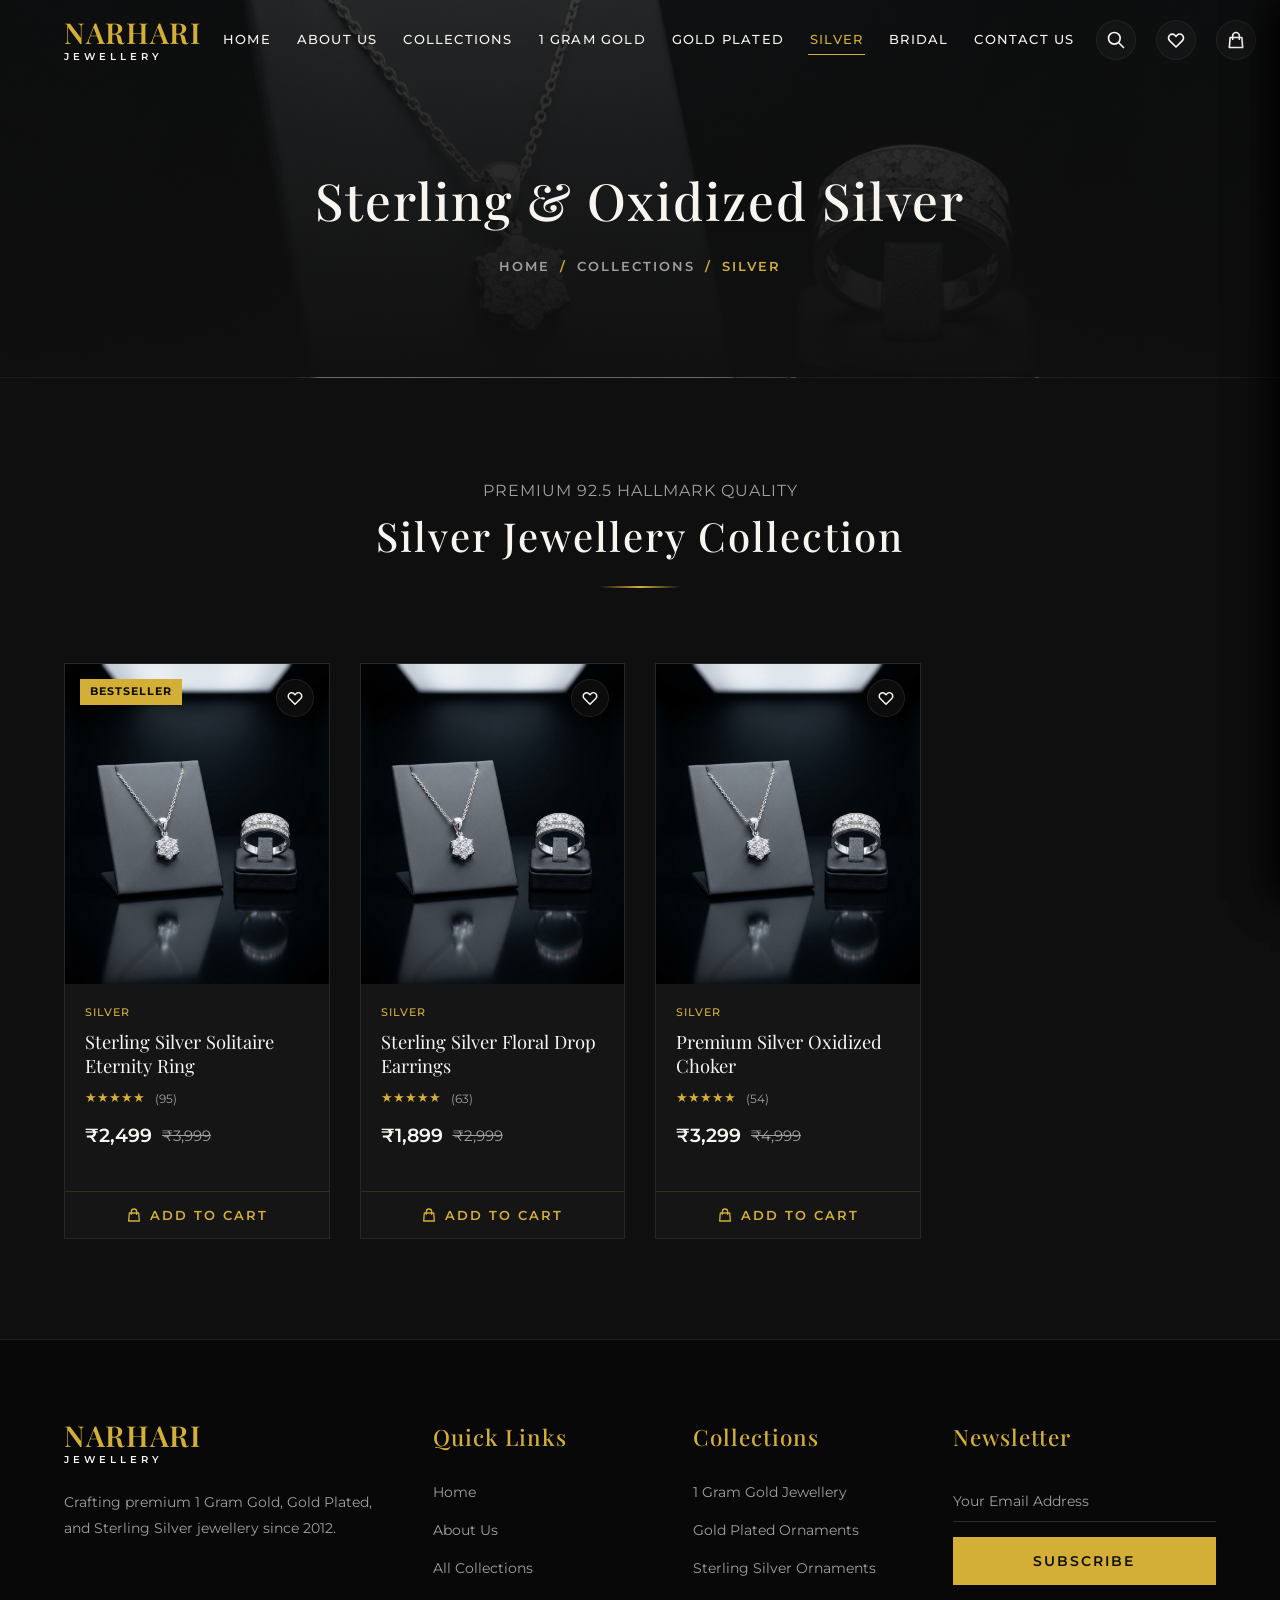
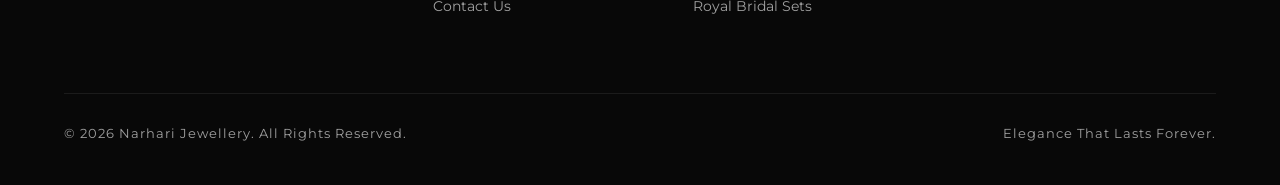
<file: silver.html>
<!DOCTYPE html>
<html lang="en">
<head>
  <meta charset="UTF-8">
  <meta name="viewport" content="width=device-width, initial-scale=1.0">
  <title>Silver Collection | Narhari Jewellery</title>
  <meta name="description" content="Discover our 92.5 Sterling Silver and Oxidized silver jewelry. Rings, earrings, and pendants crafted for timeless beauty.">
  <link rel="stylesheet" href="css/styles.css">
</head>
<body>

  <!-- Sticky Header -->
  <header>
    <div class="header-container">
      <a href="index.html" class="logo">
        NARHARI
        <span class="sublogo">Jewellery</span>
      </a>

      <!-- Main Navigation Menu -->
      <nav class="nav-menu">
        <a href="index.html">Home</a>
        <a href="about.html">About Us</a>
        <a href="collections.html">Collections</a>
        <a href="one-gram-gold.html">1 Gram Gold</a>
        <a href="gold-plated.html">Gold Plated</a>
        <a href="silver.html" class="active">Silver</a>
        <a href="bridal.html">Bridal</a>
        <a href="contact.html">Contact Us</a>
      </nav>

      <!-- Actions -->
      <div class="header-actions">
        <button class="header-icon-btn search-trigger" aria-label="Search Catalog">
          <svg style="width: 20px; height: 20px;" fill="none" viewBox="0 0 24 24" stroke="currentColor">
            <path stroke-linecap="round" stroke-linejoin="round" stroke-width="2" d="M21 21l-6-6m2-5a7 7 0 11-14 0 7 7 0 0114 0z" />
          </svg>
        </button>

        <button class="header-icon-btn wishlist-trigger" aria-label="Wishlist">
          <svg style="width: 20px; height: 20px;" fill="none" viewBox="0 0 24 24" stroke="currentColor">
            <path stroke-linecap="round" stroke-linejoin="round" stroke-width="2" d="M4.318 6.318a4.5 4.5 0 000 6.364L12 20.364l7.682-7.682a4.5 4.5 0 00-6.364-6.364L12 7.636l-1.318-1.318a4.5 4.5 0 00-6.364 0z" />
          </svg>
          <span class="badge wishlist-badge" style="display: none;">0</span>
        </button>

        <button class="header-icon-btn cart-trigger" aria-label="Cart">
          <svg style="width: 20px; height: 20px;" fill="none" viewBox="0 0 24 24" stroke="currentColor">
            <path stroke-linecap="round" stroke-linejoin="round" stroke-width="2" d="M16 11V7a4 4 0 00-8 0v4M5 9h14l1 12H4L5 9z" />
          </svg>
          <span class="badge cart-badge" style="display: none;">0</span>
        </button>

        <div class="menu-toggle" aria-label="Toggle Mobile Menu">
          <span></span>
          <span></span>
          <span></span>
        </div>
      </div>
    </div>
  </header>

  <!-- Page Hero Banner -->
  <section class="page-hero" style="background-image: url('assets/images/cat_silver.png');">
    <div class="page-hero-content">
      <h1>Sterling & Oxidized Silver</h1>
      <div class="breadcrumb">
        <a href="index.html">Home</a>
        <span class="separator">/</span>
        <a href="collections.html">Collections</a>
        <span class="separator">/</span>
        <span class="current">Silver</span>
      </div>
    </div>
  </section>

  <!-- Products Catalog -->
  <section class="section-padding">
    <div class="container">
      <div class="section-header">
        <p>Premium 92.5 Hallmark Quality</p>
        <h2>Silver Jewellery Collection</h2>
      </div>

      <!-- Dynamically rendered by main.js -->
      <div class="products-grid js-category-products" data-category="silver">
        <!-- Loader markup -->
      </div>
    </div>
  </section>

  <!-- Footer -->
  <footer>
    <div class="container">
      <div class="footer-grid">
        <div class="footer-col">
          <a href="index.html" class="logo" style="margin-bottom: 25px;">
            NARHARI
            <span class="sublogo">Jewellery</span>
          </a>
          <p>Crafting premium 1 Gram Gold, Gold Plated, and Sterling Silver jewellery since 2012.</p>
        </div>
        <div class="footer-col">
          <h3>Quick Links</h3>
          <ul class="footer-links">
            <li><a href="index.html">Home</a></li>
            <li><a href="about.html">About Us</a></li>
            <li><a href="collections.html">All Collections</a></li>
            <li><a href="contact.html">Contact Us</a></li>
          </ul>
        </div>
        <div class="footer-col">
          <h3>Collections</h3>
          <ul class="footer-links">
            <li><a href="one-gram-gold.html">1 Gram Gold Jewellery</a></li>
            <li><a href="gold-plated.html">Gold Plated Ornaments</a></li>
            <li><a href="silver.html">Sterling Silver Ornaments</a></li>
            <li><a href="bridal.html">Royal Bridal Sets</a></li>
          </ul>
        </div>
        <div class="footer-col">
          <h3>Newsletter</h3>
          <form class="newsletter-form">
            <div class="newsletter-input-wrapper">
              <input type="email" placeholder="Your Email Address" required>
            </div>
            <button type="submit" class="btn-gold">Subscribe</button>
          </form>
        </div>
      </div>
      <div class="footer-bottom">
        <p>&copy; 2026 Narhari Jewellery. All Rights Reserved.</p>
        <p>Elegance That Lasts Forever.</p>
      </div>
    </div>
  </footer>

  <!-- Drawer Overlay & Drawers -->
  <div class="drawer-overlay"></div>
  
  <div class="drawer" id="cart-drawer">
    <div class="drawer-header">
      <h3>Shopping Cart</h3>
      <span class="drawer-close-btn">&times;</span>
    </div>
    <div class="drawer-content" id="cart-items-list">
      <p class="empty-drawer-msg">Your shopping cart is empty.</p>
    </div>
    <div class="drawer-footer">
      <div class="drawer-summary-row">
        <span class="label">Subtotal:</span>
        <span class="val" id="cart-total-value">₹0</span>
      </div>
      <div class="drawer-actions-btns">
        <button class="btn-gold" onclick="checkout()">Proceed to Checkout (WhatsApp)</button>
      </div>
    </div>
  </div>

  <div class="drawer" id="wishlist-drawer">
    <div class="drawer-header">
      <h3>My Wishlist</h3>
      <span class="drawer-close-btn">&times;</span>
    </div>
    <div class="drawer-content" id="wishlist-items-list">
      <p class="empty-drawer-msg">Your wishlist is empty.</p>
    </div>
  </div>

  <!-- Search Overlay -->
  <div class="search-overlay" id="search-overlay">
    <div class="search-container">
      <span class="search-close-btn" id="search-close">&times;</span>
      <div class="search-input-wrapper">
        <input type="text" id="search-input" placeholder="Search premium necklaces, rings, earrings..." autocomplete="off">
        <svg style="width: 28px; height: 28px;" fill="none" viewBox="0 0 24 24" stroke="currentColor">
          <path stroke-linecap="round" stroke-linejoin="round" stroke-width="2" d="M21 21l-6-6m2-5a7 7 0 11-14 0 7 7 0 0114 0z" />
        </svg>
      </div>
      <div class="search-results" id="search-results">
        <div class="search-results-list" id="search-results-list"></div>
      </div>
    </div>
  </div>

  <!-- Data and JS -->
  <script src="js/data.js"></script>
  <script src="js/main.js"></script>
</body>
</html>
</file>
<file: css/styles.css>
/* Google Fonts: Playfair Display (Serif) & Montserrat (Sans-serif) */
@import url('https://fonts.googleapis.com/css2?family=Montserrat:ital,wght@0,300;0,400;0,500;0,600;0,700;1,400&family=Playfair+Display:ital,wght@0,400;0,500;0,600;0,700;1,400&display=swap');

:root {
  /* Color Palette */
  --gold: #D4AF37;
  --gold-light: #F3CD5F;
  --gold-dark: #AA820A;
  --dark: #0F0F0F;
  --dark-accent: #151515;
  --dark-card: #1C1C1C;
  --ivory: #F8F5F0;
  --maroon: #6E1E2A;
  --maroon-dark: #50121C;
  --maroon-light: #8E2E3A;
  --white: #FFFFFF;
  
  /* Text Colors */
  --text-dark: #0F0F0F;
  --text-light: #F8F5F0;
  --text-muted: #A0A0A0;
  --text-gold: #D4AF37;

  /* Fonts */
  --font-serif: 'Playfair Display', Georgia, serif;
  --font-sans: 'Montserrat', sans-serif;

  /* Transitions & Shadows */
  --transition-smooth: all 0.4s cubic-bezier(0.25, 0.8, 0.25, 1);
  --transition-fast: all 0.2s ease-in-out;
  --shadow-gold: 0 4px 20px rgba(212, 175, 55, 0.18);
  --shadow-gold-heavy: 0 10px 30px rgba(212, 175, 55, 0.3);
  --shadow-dark: 0 15px 35px rgba(0, 0, 0, 0.5);
  --shadow-nav: 0 5px 25px rgba(0, 0, 0, 0.35);
  
  /* Layout Borders */
  --border-gold: 1px solid rgba(212, 175, 55, 0.3);
  --border-gold-light: 1px solid rgba(212, 175, 55, 0.15);
  --border-dark: 1px solid rgba(255, 255, 255, 0.08);

  /* Heights */
  --header-height: 80px;
}

/* --- Base & Reset Styles --- */
* {
  margin: 0;
  padding: 0;
  box-sizing: border-box;
}

html {
  scroll-behavior: smooth;
  overflow-x: hidden;
}

body {
  font-family: var(--font-sans);
  background-color: var(--dark);
  color: var(--text-light);
  line-height: 1.6;
  overflow-x: hidden;
}

/* Custom Gold Scrollbar */
::-webkit-scrollbar {
  width: 8px;
}
::-webkit-scrollbar-track {
  background: var(--dark);
}
::-webkit-scrollbar-thumb {
  background: var(--gold-dark);
  border-radius: 4px;
}
::-webkit-scrollbar-thumb:hover {
  background: var(--gold);
}

a {
  color: inherit;
  text-decoration: none;
  transition: var(--transition-fast);
}

button, input, textarea, select {
  font-family: inherit;
  background: none;
  border: none;
  outline: none;
}

img {
  max-width: 100%;
  height: auto;
  display: block;
}

/* --- Utility Classes --- */
.container {
  width: 90%;
  max-width: 1400px;
  margin: 0 auto;
}

.text-gold {
  color: var(--gold);
}

.font-serif {
  font-family: var(--font-serif);
}

.section-padding {
  padding: 100px 0;
}

@media (max-width: 768px) {
  .section-padding {
    padding: 60px 0;
  }
}

.section-header {
  text-align: center;
  margin-bottom: 60px;
}

.section-header h2 {
  font-family: var(--font-serif);
  font-size: 2.5rem;
  font-weight: 500;
  letter-spacing: 2px;
  position: relative;
  display: inline-block;
  padding-bottom: 20px;
  margin-bottom: 15px;
}

.section-header h2::after {
  content: '';
  position: absolute;
  bottom: 0;
  left: 50%;
  transform: translateX(-50%);
  width: 80px;
  height: 2px;
  background: linear-gradient(90deg, transparent, var(--gold), transparent);
}

.section-header p {
  font-size: 1rem;
  color: var(--text-muted);
  letter-spacing: 1px;
  text-transform: uppercase;
}

/* Luxury Gold Button Styling */
.btn-gold {
  background-color: var(--gold);
  color: var(--dark);
  padding: 14px 28px;
  font-size: 0.9rem;
  font-weight: 600;
  letter-spacing: 2px;
  text-transform: uppercase;
  border: 1px solid var(--gold);
  cursor: pointer;
  display: inline-flex;
  align-items: center;
  justify-content: center;
  transition: var(--transition-smooth);
  position: relative;
  overflow: hidden;
  z-index: 1;
}

.btn-gold::before {
  content: '';
  position: absolute;
  top: 0;
  left: 0;
  width: 0;
  height: 100%;
  background-color: transparent;
  border: 1px solid var(--gold);
  transition: var(--transition-smooth);
  z-index: -1;
}

.btn-gold:hover {
  background-color: transparent;
  color: var(--gold);
  box-shadow: var(--shadow-gold);
}

.btn-outline {
  border: 1px solid var(--gold);
  color: var(--gold);
  padding: 14px 28px;
  font-size: 0.9rem;
  font-weight: 600;
  letter-spacing: 2px;
  text-transform: uppercase;
  cursor: pointer;
  display: inline-flex;
  align-items: center;
  justify-content: center;
  transition: var(--transition-smooth);
  position: relative;
  z-index: 1;
}

.btn-outline:hover {
  background-color: var(--gold);
  color: var(--dark);
  box-shadow: var(--shadow-gold-heavy);
}

.btn-maroon {
  background-color: var(--maroon);
  color: var(--white);
  padding: 14px 28px;
  font-size: 0.9rem;
  font-weight: 600;
  letter-spacing: 2px;
  text-transform: uppercase;
  cursor: pointer;
  display: inline-flex;
  align-items: center;
  justify-content: center;
  border: 1px solid var(--maroon);
  transition: var(--transition-smooth);
}

.btn-maroon:hover {
  background-color: var(--maroon-light);
  box-shadow: 0 4px 15px rgba(110, 30, 42, 0.4);
}

/* Glassmorphism helpers */
.glass-panel {
  background: rgba(15, 15, 15, 0.75);
  backdrop-filter: blur(15px);
  -webkit-backdrop-filter: blur(15px);
  border: var(--border-dark);
}

/* --- Navigation Header --- */
header {
  position: fixed;
  top: 0;
  left: 0;
  width: 100%;
  height: var(--header-height);
  display: flex;
  align-items: center;
  z-index: 1000;
  transition: var(--transition-smooth);
}

header.scrolled {
  height: 70px;
  background: rgba(15, 15, 15, 0.92);
  backdrop-filter: blur(12px);
  -webkit-backdrop-filter: blur(12px);
  box-shadow: var(--shadow-nav);
  border-bottom: var(--border-gold-light);
}

.header-container {
  display: flex;
  align-items: center;
  justify-content: space-between;
  width: 90%;
  max-width: 1400px;
  margin: 0 auto;
  gap: 20px;
}

.logo {
  font-family: var(--font-serif);
  font-size: 1.8rem;
  font-weight: 600;
  letter-spacing: 1px;
  color: var(--gold);
  display: flex;
  flex-direction: column;
  line-height: 1.1;
}

.logo span.sublogo {
  font-family: var(--font-sans);
  font-size: 0.65rem;
  letter-spacing: 4px;
  text-transform: uppercase;
  color: var(--text-light);
  margin-top: 2px;
}

/* Nav Menu */
nav.nav-menu {
  display: flex;
  align-items: center;
  justify-content: center;
  gap: 22px;
  flex: 1;
}

nav.nav-menu a {
  font-size: 0.82rem;
  font-weight: 500;
  text-transform: uppercase;
  letter-spacing: 1.2px;
  color: var(--text-light);
  position: relative;
  padding: 5px 2px;
  white-space: nowrap;
  transition: var(--transition-fast);
}

nav.nav-menu a::after {
  content: '';
  position: absolute;
  bottom: 0;
  left: 0;
  width: 0;
  height: 1px;
  background-color: var(--gold);
  transition: var(--transition-smooth);
}

nav.nav-menu a:hover, nav.nav-menu a.active {
  color: var(--gold);
}

nav.nav-menu a:hover::after, nav.nav-menu a.active::after {
  width: 100%;
}

/* Nav Icons Group */
.header-actions {
  display: flex;
  align-items: center;
  gap: 20px;
}

.header-icon-btn {
  color: var(--text-light);
  cursor: pointer;
  font-size: 1.2rem;
  position: relative;
  display: flex;
  align-items: center;
  justify-content: center;
  width: 40px;
  height: 40px;
  border-radius: 50%;
  transition: var(--transition-fast);
  background: rgba(255, 255, 255, 0.03);
  border: 1px solid rgba(255, 255, 255, 0.05);
}

.header-icon-btn:hover {
  color: var(--gold);
  background: rgba(212, 175, 55, 0.08);
  border-color: rgba(212, 175, 55, 0.3);
  transform: translateY(-2px);
}

.header-icon-btn .badge {
  position: absolute;
  top: -2px;
  right: -2px;
  background-color: var(--maroon);
  color: var(--white);
  font-size: 0.65rem;
  font-weight: 700;
  width: 18px;
  height: 18px;
  border-radius: 50%;
  display: flex;
  align-items: center;
  justify-content: center;
  border: 1.5px solid var(--dark);
}

/* Hamburger mobile button */
.menu-toggle {
  display: none;
  flex-direction: column;
  gap: 6px;
  cursor: pointer;
  z-index: 1005; /* higher than navigation drawer */
}

.menu-toggle span {
  display: block;
  width: 25px;
  height: 2px;
  background-color: var(--text-light);
  transition: var(--transition-smooth);
}

/* Mobile responsive menu */
@media (max-width: 992px) {
  .menu-toggle {
    display: flex;
  }

  nav.nav-menu {
    position: fixed;
    top: 0;
    right: -100%; /* Initially hidden offscreen */
    width: 280px;
    height: 100vh;
    background-color: var(--dark-accent);
    padding: 100px 30px;
    box-shadow: var(--shadow-dark);
    z-index: 1000;
    flex-direction: column;
    align-items: flex-start;
    justify-content: flex-start;
    gap: 25px;
    transition: var(--transition-smooth);
    display: flex; /* force display flex but offscreen */
  }

  nav.nav-menu.active {
    right: 0; /* slide in */
  }

  .menu-toggle.active span:nth-child(1) {
    transform: rotate(45deg) translate(6px, 6px);
  }

  .menu-toggle.active span:nth-child(2) {
    opacity: 0;
  }

  .menu-toggle.active span:nth-child(3) {
    transform: rotate(-45deg) translate(5px, -5px);
  }
}

/* --- Hero Banner Section --- */
.hero-section {
  height: 100vh;
  position: relative;
  overflow: hidden;
  display: flex;
  align-items: center;
}

.hero-slider {
  position: absolute;
  top: 0;
  left: 0;
  width: 100%;
  height: 100%;
  z-index: 1;
}

.hero-slide {
  position: absolute;
  top: 0;
  left: 0;
  width: 100%;
  height: 100%;
  background-size: cover;
  background-position: center;
  opacity: 1;
  transition: var(--transition-smooth);
}

.hero-slide::before {
  content: '';
  position: absolute;
  top: 0;
  left: 0;
  width: 100%;
  height: 100%;
  background: linear-gradient(to right, rgba(15, 15, 15, 0.95) 20%, rgba(15, 15, 15, 0.65) 50%, rgba(15, 15, 15, 0.3) 100%),
              linear-gradient(to top, rgba(15, 15, 15, 0.95), transparent 30%);
}

.hero-content {
  position: relative;
  z-index: 2;
  width: 90%;
  max-width: 1400px;
  margin: 0 auto;
  padding-top: var(--header-height);
}

.hero-content-inner {
  max-width: 680px;
  animation: fadeInUp 1.2s cubic-bezier(0.25, 1, 0.5, 1) forwards;
}

.hero-tagline {
  font-size: 0.9rem;
  letter-spacing: 4px;
  text-transform: uppercase;
  color: var(--gold);
  font-weight: 600;
  margin-bottom: 20px;
  display: block;
  text-shadow: 0 2px 10px rgba(0, 0, 0, 0.5);
}

.hero-title {
  font-family: var(--font-serif);
  font-size: 4rem;
  font-weight: 500;
  line-height: 1.15;
  margin-bottom: 25px;
  letter-spacing: 1px;
  text-shadow: 0 4px 15px rgba(0, 0, 0, 0.6);
}

.hero-title span {
  display: block;
  font-size: 2.2rem;
  font-style: italic;
  font-family: var(--font-serif);
  color: var(--ivory);
  opacity: 0.9;
  margin-top: 5px;
}

.hero-desc {
  font-size: 1.05rem;
  color: var(--text-light);
  opacity: 0.85;
  margin-bottom: 40px;
  font-weight: 300;
  letter-spacing: 0.5px;
}

.hero-actions-btns {
  display: flex;
  gap: 20px;
}

@media (max-width: 768px) {
  .hero-section {
    height: auto;
    min-height: 100vh;
    padding: 120px 0 80px;
    display: flex;
    align-items: center;
  }
  .hero-title {
    font-size: 2.8rem;
  }
  .hero-title span {
    font-size: 1.6rem;
  }
  .hero-actions-btns {
    flex-direction: column;
    gap: 15px;
  }
}

/* --- Featured Categories Grid --- */
.categories-grid {
  display: grid;
  grid-template-columns: repeat(3, 1fr);
  gap: 30px;
}

.category-card {
  position: relative;
  height: 380px;
  overflow: hidden;
  border: var(--border-dark);
  transition: var(--transition-smooth);
  z-index: 1;
}

.category-card::before {
  content: '';
  position: absolute;
  top: 0;
  left: 0;
  width: 100%;
  height: 100%;
  background: linear-gradient(to top, rgba(15, 15, 15, 0.95) 10%, rgba(15, 15, 15, 0.3) 50%, transparent 100%);
  z-index: 2;
  transition: var(--transition-smooth);
}

.category-card img {
  width: 100%;
  height: 100%;
  object-fit: cover;
  transition: transform 1.2s cubic-bezier(0.25, 1, 0.5, 1);
}

.category-card-content {
  position: absolute;
  bottom: 0;
  left: 0;
  width: 100%;
  padding: 30px;
  z-index: 3;
  display: flex;
  flex-direction: column;
}

.category-card-content h3 {
  font-family: var(--font-serif);
  font-size: 1.6rem;
  font-weight: 400;
  margin-bottom: 5px;
  color: var(--text-light);
  transition: var(--transition-smooth);
}

.category-card-content p {
  font-size: 0.75rem;
  letter-spacing: 2px;
  text-transform: uppercase;
  color: var(--gold);
  font-weight: 500;
  opacity: 0;
  transform: translateY(10px);
  transition: var(--transition-smooth);
}

/* Hover effects */
.category-card:hover {
  border-color: rgba(212, 175, 55, 0.5);
  box-shadow: var(--shadow-gold);
}

.category-card:hover img {
  transform: scale(1.08);
}

.category-card:hover .category-card-content h3 {
  color: var(--gold);
}

.category-card:hover .category-card-content p {
  opacity: 1;
  transform: translateY(0);
}

@media (max-width: 992px) {
  .categories-grid {
    grid-template-columns: repeat(2, 1fr);
    gap: 20px;
  }
}
@media (max-width: 576px) {
  .categories-grid {
    grid-template-columns: 1fr;
  }
  .category-card {
    height: 300px;
  }
}

/* --- Best Selling Products --- */
.products-grid {
  display: grid;
  grid-template-columns: repeat(4, 1fr);
  gap: 30px;
}

.product-card {
  background-color: var(--dark-accent);
  border: var(--border-dark);
  transition: var(--transition-smooth);
  position: relative;
  display: flex;
  flex-direction: column;
}

.product-image-wrapper {
  position: relative;
  overflow: hidden;
  height: 320px;
  background-color: #0b0b0b;
}

.product-image-wrapper img {
  width: 100%;
  height: 100%;
  object-fit: cover;
  transition: transform 1s cubic-bezier(0.25, 1, 0.5, 1);
}

.product-card:hover .product-image-wrapper img {
  transform: scale(1.08);
}

/* Wishlist Ribbon Button */
.wishlist-btn {
  position: absolute;
  top: 15px;
  right: 15px;
  width: 38px;
  height: 38px;
  border-radius: 50%;
  background: rgba(15, 15, 15, 0.85);
  border: 1px solid rgba(255, 255, 255, 0.08);
  display: flex;
  align-items: center;
  justify-content: center;
  color: var(--text-light);
  cursor: pointer;
  transition: var(--transition-fast);
  z-index: 5;
}

.wishlist-btn:hover {
  background: var(--white);
  color: var(--maroon);
  transform: scale(1.05);
}

.wishlist-btn.active {
  background: var(--white);
  color: var(--maroon);
}

/* Badges */
.badge-gold {
  position: absolute;
  top: 15px;
  left: 15px;
  background-color: var(--gold);
  color: var(--dark);
  font-size: 0.7rem;
  font-weight: 700;
  text-transform: uppercase;
  padding: 4px 10px;
  letter-spacing: 1px;
  z-index: 5;
}

/* Product Info */
.product-info {
  padding: 20px;
  display: flex;
  flex-direction: column;
  flex-grow: 1;
}

.product-cat {
  font-size: 0.7rem;
  letter-spacing: 1px;
  text-transform: uppercase;
  color: var(--gold);
  margin-bottom: 8px;
  font-weight: 500;
}

.product-title {
  font-family: var(--font-serif);
  font-size: 1.15rem;
  font-weight: 400;
  margin-bottom: 10px;
  line-height: 1.3;
  color: var(--text-light);
  height: 48px;
  overflow: hidden;
  display: -webkit-box;
  -webkit-line-clamp: 2;
  -webkit-box-orient: vertical;
}

.product-rating {
  display: flex;
  align-items: center;
  gap: 5px;
  margin-bottom: 12px;
  font-size: 0.8rem;
  color: var(--gold);
}

.product-rating span.rating-count {
  color: var(--text-muted);
  font-size: 0.75rem;
  margin-left: 5px;
}

.product-price-row {
  display: flex;
  align-items: center;
  gap: 10px;
  margin-bottom: 20px;
  margin-top: auto;
}

.price {
  font-size: 1.2rem;
  font-weight: 600;
  color: var(--text-light);
}

.original-price {
  font-size: 0.95rem;
  text-decoration: line-through;
  color: var(--text-muted);
  font-weight: 400;
}

/* Add to Cart Actions overlay */
.product-card-actions {
  width: 100%;
}

.add-to-cart-btn {
  width: 100%;
  background-color: transparent;
  color: var(--gold);
  border-top: var(--border-gold-light);
  padding: 15px;
  font-size: 0.8rem;
  font-weight: 600;
  text-transform: uppercase;
  letter-spacing: 2px;
  cursor: pointer;
  transition: var(--transition-smooth);
  display: flex;
  align-items: center;
  justify-content: center;
  gap: 8px;
}

.product-card:hover {
  border-color: rgba(212, 175, 55, 0.4);
  box-shadow: 0 10px 30px rgba(0, 0, 0, 0.4);
}

.product-card:hover .add-to-cart-btn {
  background-color: var(--gold);
  color: var(--dark);
}

@media (max-width: 1200px) {
  .products-grid {
    grid-template-columns: repeat(3, 1fr);
    gap: 20px;
  }
}
@media (max-width: 900px) {
  .products-grid {
    grid-template-columns: repeat(2, 1fr);
  }
}
@media (max-width: 576px) {
  .products-grid {
    grid-template-columns: 1fr;
  }
  .product-image-wrapper {
    height: 280px;
  }
}

/* --- Why Choose Us Section --- */
.why-choose-us {
  background-color: var(--dark-accent);
  border-top: var(--border-dark);
  border-bottom: var(--border-dark);
}

.features-grid {
  display: grid;
  grid-template-columns: repeat(3, 1fr);
  gap: 40px;
}

@media (max-width: 992px) {
  .features-grid {
    grid-template-columns: repeat(2, 1fr);
  }
}
@media (max-width: 768px) {
  .features-grid {
    grid-template-columns: 1fr;
    gap: 30px;
  }
}

.feature-item {
  text-align: center;
  padding: 30px;
  background-color: var(--dark-card);
  border: var(--border-dark);
  transition: var(--transition-smooth);
}

.feature-item:hover {
  border-color: rgba(212, 175, 55, 0.3);
  transform: translateY(-5px);
  box-shadow: 0 10px 25px rgba(0, 0, 0, 0.3);
}

.feature-icon {
  width: 60px;
  height: 60px;
  margin: 0 auto 20px;
  display: flex;
  align-items: center;
  justify-content: center;
  border-radius: 50%;
  background: rgba(212, 175, 55, 0.05);
  border: 1px solid rgba(212, 175, 55, 0.2);
  color: var(--gold);
}

.feature-icon svg {
  width: 28px;
  height: 28px;
  stroke-width: 1.5;
}

.feature-item h3 {
  font-family: var(--font-serif);
  font-size: 1.3rem;
  font-weight: 500;
  margin-bottom: 12px;
  color: var(--text-light);
}

.feature-item p {
  font-size: 0.9rem;
  color: var(--text-muted);
  font-weight: 300;
}

/* --- Bridal Collection Showcase Section --- */
.bridal-showcase-section {
  position: relative;
  background-size: cover;
  background-position: center;
  background-attachment: fixed;
  padding: 140px 0;
  display: flex;
  align-items: center;
}

.bridal-showcase-section::before {
  content: '';
  position: absolute;
  top: 0;
  left: 0;
  width: 100%;
  height: 100%;
  background: linear-gradient(135deg, rgba(110, 30, 42, 0.9) 0%, rgba(15, 15, 15, 0.95) 100%);
  z-index: 1;
}

.bridal-container {
  position: relative;
  z-index: 2;
  display: grid;
  grid-template-columns: 1.2fr 1fr;
  align-items: center;
  gap: 60px;
}

.bridal-img-wrapper {
  border: var(--border-gold);
  padding: 15px;
  background: rgba(15, 15, 15, 0.5);
  box-shadow: var(--shadow-dark);
}

.bridal-img-wrapper img {
  width: 100%;
  object-fit: cover;
  border: var(--border-gold-light);
}

.bridal-details {
  color: var(--text-light);
}

.bridal-tag {
  font-size: 0.85rem;
  letter-spacing: 4px;
  text-transform: uppercase;
  color: var(--gold);
  margin-bottom: 15px;
  display: block;
}

.bridal-details h2 {
  font-family: var(--font-serif);
  font-size: 3.2rem;
  font-weight: 500;
  line-height: 1.2;
  margin-bottom: 25px;
}

.bridal-details p {
  font-size: 1.05rem;
  color: var(--ivory);
  opacity: 0.85;
  margin-bottom: 35px;
  font-weight: 300;
}

.bridal-points {
  margin-bottom: 40px;
  list-style: none;
}

.bridal-points li {
  display: flex;
  align-items: center;
  gap: 15px;
  margin-bottom: 15px;
  font-weight: 400;
}

.bridal-points li svg {
  color: var(--gold);
  flex-shrink: 0;
}

@media (max-width: 992px) {
  .bridal-container {
    grid-template-columns: 1fr;
    gap: 40px;
  }
  .bridal-details h2 {
    font-size: 2.5rem;
  }
}

/* --- Customer Reviews Section --- */
.reviews-grid {
  display: grid;
  grid-template-columns: repeat(3, 1fr);
  gap: 30px;
}

@media (max-width: 992px) {
  .reviews-grid {
    grid-template-columns: repeat(2, 1fr);
  }
}
@media (max-width: 768px) {
  .reviews-grid {
    grid-template-columns: 1fr;
  }
}

.review-card {
  background-color: var(--dark-accent);
  border: var(--border-dark);
  padding: 40px 30px;
  transition: var(--transition-smooth);
  display: flex;
  flex-direction: column;
}

.review-card:hover {
  border-color: rgba(212, 175, 55, 0.3);
  box-shadow: 0 10px 25px rgba(0, 0, 0, 0.3);
}

.stars {
  color: var(--gold);
  margin-bottom: 20px;
  font-size: 0.9rem;
  letter-spacing: 2px;
}

.review-text {
  font-size: 0.95rem;
  font-style: italic;
  color: var(--text-light);
  opacity: 0.85;
  margin-bottom: 25px;
  flex-grow: 1;
}

.reviewer-info {
  display: flex;
  align-items: center;
  gap: 15px;
}

.reviewer-avatar {
  width: 50px;
  height: 50px;
  border-radius: 50%;
  background: var(--maroon);
  color: var(--gold);
  font-weight: 700;
  display: flex;
  align-items: center;
  justify-content: center;
  font-family: var(--font-serif);
  border: var(--border-gold-light);
}

.reviewer-meta h4 {
  font-size: 1rem;
  font-weight: 600;
  color: var(--text-light);
}

.reviewer-meta p {
  font-size: 0.75rem;
  color: var(--text-muted);
  text-transform: uppercase;
  letter-spacing: 1px;
}

/* --- Instagram Grid --- */
.insta-grid {
  display: grid;
  grid-template-columns: repeat(6, 1fr);
  gap: 15px;
}

.insta-item {
  position: relative;
  overflow: hidden;
  height: 200px;
  border: var(--border-dark);
}

.insta-item img {
  width: 100%;
  height: 100%;
  object-fit: cover;
  transition: transform 0.8s ease-in-out;
}

.insta-overlay {
  position: absolute;
  top: 0;
  left: 0;
  width: 100%;
  height: 100%;
  background: rgba(110, 30, 42, 0.8);
  display: flex;
  align-items: center;
  justify-content: center;
  opacity: 0;
  transition: var(--transition-smooth);
  color: var(--white);
  font-size: 1.5rem;
}

.insta-item:hover img {
  transform: scale(1.08);
}

.insta-item:hover .insta-overlay {
  opacity: 1;
}

@media (max-width: 992px) {
  .insta-grid {
    grid-template-columns: repeat(3, 1fr);
  }
}
@media (max-width: 576px) {
  .insta-grid {
    grid-template-columns: repeat(2, 1fr);
  }
}

/* --- Contact & Location Section --- */
.contact-section-inner {
  display: grid;
  grid-template-columns: 1fr 1.2fr;
  gap: 60px;
  background-color: var(--dark-accent);
  border: var(--border-dark);
}

@media (max-width: 992px) {
  .contact-section-inner {
    grid-template-columns: 1fr;
    gap: 0;
  }
}

.contact-details-side {
  padding: 60px;
  display: flex;
  flex-direction: column;
  justify-content: center;
}

@media (max-width: 576px) {
  .contact-details-side {
    padding: 30px;
  }
}

.contact-details-side h3 {
  font-family: var(--font-serif);
  font-size: 2rem;
  margin-bottom: 25px;
  color: var(--text-light);
}

.contact-info-list {
  list-style: none;
  margin-bottom: 40px;
}

.contact-info-list li {
  display: flex;
  align-items: flex-start;
  gap: 20px;
  margin-bottom: 25px;
}

.contact-info-list li svg {
  color: var(--gold);
  flex-shrink: 0;
  margin-top: 4px;
}

.contact-info-list li h4 {
  font-size: 0.95rem;
  text-transform: uppercase;
  letter-spacing: 1px;
  color: var(--gold);
  margin-bottom: 5px;
}

.contact-info-list li p {
  font-size: 0.95rem;
  color: var(--text-light);
  opacity: 0.85;
}

.contact-map-side {
  position: relative;
  min-height: 450px;
  background-color: #0b0b0b;
}

.contact-map-side iframe {
  position: absolute;
  top: 0;
  left: 0;
  width: 100%;
  height: 100%;
  border: none;
  filter: grayscale(1) invert(0.92) contrast(1.1);
}

/* --- Floating WhatsApp Chat --- */
.whatsapp-widget {
  position: fixed;
  bottom: 30px;
  right: 30px;
  z-index: 999;
  font-family: var(--font-sans);
}

.whatsapp-btn-float {
  width: 60px;
  height: 60px;
  border-radius: 50%;
  background-color: #25D366;
  color: var(--white);
  display: flex;
  align-items: center;
  justify-content: center;
  box-shadow: 0 8px 25px rgba(37, 211, 102, 0.4);
  cursor: pointer;
  transition: var(--transition-smooth);
}

.whatsapp-btn-float:hover {
  transform: scale(1.08) rotate(15deg);
  box-shadow: 0 10px 30px rgba(37, 211, 102, 0.5);
}

.whatsapp-btn-float svg {
  width: 32px;
  height: 32px;
  fill: currentColor;
}

.whatsapp-chatbox {
  position: absolute;
  bottom: 80px;
  right: 0;
  width: 360px;
  background-color: #fff;
  border-radius: 12px;
  box-shadow: var(--shadow-dark);
  overflow: hidden;
  display: none;
  flex-direction: column;
  transform: translateY(20px);
  opacity: 0;
  transition: var(--transition-smooth);
}

.whatsapp-chatbox.active {
  display: flex;
  transform: translateY(0);
  opacity: 1;
}

.whatsapp-chat-header {
  background-color: #075E54;
  color: var(--white);
  padding: 20px;
  display: flex;
  align-items: center;
  gap: 15px;
}

.whatsapp-chat-header-avatar {
  width: 45px;
  height: 45px;
  border-radius: 50%;
  background-color: var(--gold);
  color: var(--dark);
  font-weight: 700;
  display: flex;
  align-items: center;
  justify-content: center;
  font-family: var(--font-serif);
  border: 1.5px solid var(--white);
}

.whatsapp-chat-header-info h4 {
  font-size: 0.95rem;
  font-weight: 600;
}

.whatsapp-chat-header-info p {
  font-size: 0.75rem;
  opacity: 0.8;
}

.whatsapp-chat-body {
  background-color: #E5DDD5;
  padding: 20px;
  max-height: 250px;
  overflow-y: auto;
  display: flex;
  flex-direction: column;
  gap: 15px;
}

.whatsapp-msg {
  background-color: var(--white);
  color: var(--text-dark);
  padding: 10px 14px;
  border-radius: 8px 8px 8px 0;
  font-size: 0.85rem;
  max-width: 85%;
  line-height: 1.4;
  align-self: flex-start;
  box-shadow: 0 1px 2px rgba(0, 0, 0, 0.15);
}

.whatsapp-msg span.msg-time {
  font-size: 0.65rem;
  color: var(--text-muted);
  float: right;
  margin-top: 5px;
  margin-left: 10px;
}

.whatsapp-chat-templates {
  display: flex;
  flex-direction: column;
  gap: 8px;
  padding: 15px;
  background-color: #F0F0F0;
  border-top: 1px solid #E0E0E0;
}

.whatsapp-template-btn {
  background-color: var(--white);
  color: #075E54;
  border: 1px solid #D0D0D0;
  border-radius: 20px;
  padding: 8px 16px;
  font-size: 0.8rem;
  font-weight: 500;
  cursor: pointer;
  text-align: left;
  transition: var(--transition-fast);
}

.whatsapp-template-btn:hover {
  background-color: #EAEAEA;
  border-color: #B0B0B0;
}

@media (max-width: 480px) {
  .whatsapp-chatbox {
    width: 300px;
    right: -10px;
  }
}

/* --- Slide Drawer Overlay (Cart / Wishlist) --- */
.drawer-overlay {
  position: fixed;
  top: 0;
  left: 0;
  width: 100%;
  height: 100%;
  background: rgba(0, 0, 0, 0.7);
  backdrop-filter: blur(5px);
  z-index: 2000;
  opacity: 0;
  visibility: hidden;
  transition: var(--transition-smooth);
}

.drawer-overlay.active {
  opacity: 1;
  visibility: visible;
}

.drawer {
  position: fixed;
  top: 0;
  right: 0;
  width: 450px;
  height: 100%;
  background-color: var(--dark-accent);
  z-index: 2001;
  box-shadow: -10px 0 35px rgba(0, 0, 0, 0.6);
  border-left: var(--border-gold-light);
  transform: translateX(100%);
  transition: var(--transition-smooth);
  display: flex;
  flex-direction: column;
}

.drawer.active {
  transform: translateX(0);
}

@media (max-width: 576px) {
  .drawer {
    width: 100%;
  }
}

.drawer-header {
  padding: 25px 30px;
  border-bottom: var(--border-dark);
  display: flex;
  align-items: center;
  justify-content: space-between;
}

.drawer-header h3 {
  font-family: var(--font-serif);
  font-size: 1.5rem;
  letter-spacing: 1px;
}

.drawer-close-btn {
  color: var(--text-light);
  cursor: pointer;
  font-size: 1.5rem;
  width: 35px;
  height: 35px;
  display: flex;
  align-items: center;
  justify-content: center;
  border-radius: 50%;
  background: rgba(255, 255, 255, 0.03);
  transition: var(--transition-fast);
}

.drawer-close-btn:hover {
  color: var(--gold);
  background: rgba(212, 175, 55, 0.1);
}

/* Drawer Content Lists */
.drawer-content {
  flex-grow: 1;
  overflow-y: auto;
  padding: 30px;
}

.drawer-list {
  display: flex;
  flex-direction: column;
  gap: 20px;
}

.drawer-item {
  display: flex;
  gap: 20px;
  padding-bottom: 20px;
  border-bottom: var(--border-dark);
  align-items: center;
}

.drawer-item-img {
  width: 80px;
  height: 80px;
  object-fit: cover;
  border: var(--border-dark);
}

.drawer-item-details {
  flex-grow: 1;
}

.drawer-item-details h4 {
  font-family: var(--font-serif);
  font-size: 1.05rem;
  font-weight: 500;
  margin-bottom: 5px;
  line-height: 1.3;
}

.drawer-item-details p.item-price {
  font-size: 0.95rem;
  color: var(--gold);
  font-weight: 600;
  margin-bottom: 10px;
}

.qty-controls {
  display: flex;
  align-items: center;
  border: 1px solid rgba(255, 255, 255, 0.1);
  width: fit-content;
  background-color: var(--dark);
}

.qty-btn {
  width: 30px;
  height: 30px;
  display: flex;
  align-items: center;
  justify-content: center;
  cursor: pointer;
  color: var(--text-light);
  font-weight: 600;
}

.qty-btn:hover {
  background-color: rgba(212, 175, 55, 0.1);
  color: var(--gold);
}

.qty-val {
  width: 35px;
  text-align: center;
  font-size: 0.85rem;
  font-weight: 600;
}

.drawer-item-remove {
  color: var(--text-muted);
  cursor: pointer;
  font-size: 1rem;
  transition: var(--transition-fast);
  padding: 5px;
}

.drawer-item-remove:hover {
  color: var(--maroon-light);
}

/* Drawer Footer */
.drawer-footer {
  padding: 30px;
  border-top: var(--border-dark);
  background-color: var(--dark);
}

.drawer-summary-row {
  display: flex;
  justify-content: space-between;
  margin-bottom: 20px;
  font-size: 1.1rem;
}

.drawer-summary-row span.label {
  font-weight: 500;
}

.drawer-summary-row span.val {
  font-weight: 700;
  color: var(--gold);
}

.drawer-actions-btns {
  display: flex;
  flex-direction: column;
  gap: 15px;
}

.drawer-actions-btns button {
  width: 100%;
}

.empty-drawer-msg {
  text-align: center;
  color: var(--text-muted);
  font-size: 0.95rem;
  margin-top: 40px;
}

/* --- Search Overlay --- */
.search-overlay {
  position: fixed;
  top: 0;
  left: 0;
  width: 100%;
  height: 100%;
  background: rgba(15, 15, 15, 0.98);
  z-index: 2500;
  display: none;
  align-items: center;
  justify-content: center;
  opacity: 0;
  transition: var(--transition-smooth);
}

.search-overlay.active {
  display: flex;
  opacity: 1;
}

.search-container {
  width: 90%;
  max-width: 800px;
  position: relative;
}

.search-close-btn {
  position: absolute;
  top: -80px;
  right: 0;
  color: var(--text-light);
  font-size: 2rem;
  cursor: pointer;
  width: 50px;
  height: 50px;
  display: flex;
  align-items: center;
  justify-content: center;
  border-radius: 50%;
  background: rgba(255, 255, 255, 0.03);
  transition: var(--transition-fast);
}

.search-close-btn:hover {
  color: var(--gold);
  background: rgba(212, 175, 55, 0.1);
}

@media (max-width: 768px) {
  .search-overlay {
    align-items: flex-start;
    padding-top: 100px;
    overflow-y: auto;
  }
  .search-close-btn {
    top: -65px;
    right: 10px;
    width: 40px;
    height: 40px;
    font-size: 1.5rem;
  }
  .search-input-wrapper input {
    font-size: 1.6rem;
    padding: 10px 0;
  }
}

.search-input-wrapper {
  position: relative;
  border-bottom: 2px solid rgba(212, 175, 55, 0.3);
  margin-bottom: 40px;
}

.search-input-wrapper input {
  width: 100%;
  font-family: var(--font-serif);
  font-size: 2.2rem;
  padding: 15px 0;
  color: var(--text-light);
}

.search-input-wrapper input::placeholder {
  color: rgba(255, 255, 255, 0.2);
}

.search-input-wrapper svg {
  position: absolute;
  right: 10px;
  top: 50%;
  transform: translateY(-50%);
  color: var(--gold);
  width: 32px;
  height: 32px;
}

.search-results {
  max-height: 400px;
  overflow-y: auto;
}

.search-results-list {
  display: flex;
  flex-direction: column;
  gap: 15px;
}

.search-result-item {
  display: flex;
  gap: 20px;
  align-items: center;
  padding: 10px;
  background-color: var(--dark-accent);
  border: var(--border-dark);
  transition: var(--transition-fast);
  cursor: pointer;
}

.search-result-item:hover {
  border-color: rgba(212, 175, 55, 0.3);
  background-color: var(--dark-card);
}

.search-result-item-img {
  width: 60px;
  height: 60px;
  object-fit: cover;
}

.search-result-item-details h4 {
  font-family: var(--font-serif);
  font-size: 1.1rem;
  font-weight: 500;
}

.search-result-item-details p {
  font-size: 0.85rem;
  color: var(--gold);
  font-weight: 600;
  margin-top: 3px;
}

/* --- Toast Notification System --- */
.toast-container {
  position: fixed;
  bottom: 30px;
  left: 30px;
  z-index: 3000;
  display: flex;
  flex-direction: column;
  gap: 10px;
}

.toast {
  background-color: var(--dark-card);
  color: var(--text-light);
  border-left: 4px solid var(--gold);
  border-top: var(--border-dark);
  border-right: var(--border-dark);
  border-bottom: var(--border-dark);
  padding: 15px 25px;
  font-size: 0.85rem;
  font-weight: 500;
  letter-spacing: 1px;
  display: flex;
  align-items: center;
  gap: 15px;
  box-shadow: var(--shadow-dark);
  transform: translateX(-120%);
  animation: slideInLeft 0.5s cubic-bezier(0.25, 1, 0.5, 1) forwards;
}

.toast.toast-remove {
  border-left-color: var(--maroon);
}

.toast svg {
  color: var(--gold);
  width: 18px;
  height: 18px;
  flex-shrink: 0;
}

.toast.toast-remove svg {
  color: var(--maroon);
}

/* --- Footer --- */
footer {
  background-color: #080808;
  border-top: var(--border-gold-light);
  padding: 80px 0 40px;
  font-size: 0.9rem;
}

.footer-grid {
  display: grid;
  grid-template-columns: 1.5fr 1fr 1fr 1.2fr;
  gap: 40px;
  margin-bottom: 60px;
}

@media (max-width: 992px) {
  .footer-grid {
    grid-template-columns: repeat(2, 1fr);
  }
}
@media (max-width: 576px) {
  .footer-grid {
    grid-template-columns: 1fr;
    gap: 30px;
  }
}

.footer-col h3 {
  font-family: var(--font-serif);
  font-size: 1.4rem;
  font-weight: 500;
  margin-bottom: 25px;
  letter-spacing: 1px;
  color: var(--gold);
}

.footer-col p {
  color: var(--text-muted);
  line-height: 1.8;
  margin-bottom: 25px;
}

.footer-social-links {
  display: flex;
  gap: 15px;
}

.footer-social-btn {
  width: 40px;
  height: 40px;
  border-radius: 50%;
  background-color: var(--dark-accent);
  border: var(--border-dark);
  color: var(--text-light);
  display: flex;
  align-items: center;
  justify-content: center;
  transition: var(--transition-fast);
}

.footer-social-btn:hover {
  color: var(--gold);
  border-color: rgba(212, 175, 55, 0.4);
  background-color: rgba(212, 175, 55, 0.05);
  transform: translateY(-2px);
}

.footer-links {
  list-style: none;
}

.footer-links li {
  margin-bottom: 15px;
}

.footer-links li a {
  color: var(--text-muted);
}

.footer-links li a:hover {
  color: var(--gold);
  padding-left: 5px;
}

.newsletter-form {
  display: flex;
  flex-direction: column;
  gap: 15px;
}

.newsletter-input-wrapper {
  position: relative;
  border-bottom: 1px solid rgba(255, 255, 255, 0.15);
}

.newsletter-input-wrapper input {
  width: 100%;
  padding: 12px 0;
  color: var(--text-light);
  font-size: 0.85rem;
}

.newsletter-input-wrapper input::placeholder {
  color: var(--text-muted);
}

.footer-bottom {
  border-top: var(--border-dark);
  padding-top: 30px;
  display: flex;
  justify-content: space-between;
  align-items: center;
  color: var(--text-muted);
  font-size: 0.8rem;
  letter-spacing: 1px;
}

@media (max-width: 768px) {
  .footer-bottom {
    flex-direction: column;
    gap: 15px;
    text-align: center;
  }
}

/* --- Secondary Pages Styles --- */

/* Page Hero Banner */
.page-hero {
  position: relative;
  background-size: cover;
  background-position: center;
  padding: 160px 0 100px;
  text-align: center;
  border-bottom: var(--border-gold-light);
}

.page-hero::before {
  content: '';
  position: absolute;
  top: 0;
  left: 0;
  width: 100%;
  height: 100%;
  background: linear-gradient(to top, rgba(15, 15, 15, 0.98), rgba(15, 15, 15, 0.8));
  z-index: 1;
}

.page-hero-content {
  position: relative;
  z-index: 2;
}

.page-hero-content h1 {
  font-family: var(--font-serif);
  font-size: 3.2rem;
  font-weight: 500;
  letter-spacing: 2px;
  margin-bottom: 15px;
}

.breadcrumb {
  display: flex;
  justify-content: center;
  gap: 10px;
  font-size: 0.8rem;
  font-weight: 600;
  text-transform: uppercase;
  letter-spacing: 2px;
}

.breadcrumb span.separator {
  color: var(--gold);
}

.breadcrumb a {
  color: var(--text-muted);
}

.breadcrumb a:hover {
  color: var(--gold);
}

.breadcrumb span.current {
  color: var(--gold);
}

/* About Story Section */
.about-story-inner {
  display: grid;
  grid-template-columns: 1fr 1fr;
  gap: 60px;
  align-items: center;
}

.about-text h2 {
  font-family: var(--font-serif);
  font-size: 2.2rem;
  font-weight: 500;
  margin-bottom: 25px;
  color: var(--gold);
}

.about-text p {
  font-size: 1.05rem;
  font-weight: 300;
  margin-bottom: 20px;
  opacity: 0.85;
}

.about-img-box {
  border: var(--border-gold);
  padding: 15px;
}

.about-img-box img {
  border: var(--border-gold-light);
}

@media (max-width: 992px) {
  .about-story-inner {
    grid-template-columns: 1fr;
    gap: 40px;
  }
}

/* Collections Shop Layout */
.shop-layout {
  display: grid;
  grid-template-columns: 280px 1fr;
  gap: 40px;
}

@media (max-width: 992px) {
  .shop-layout {
    grid-template-columns: 1fr;
  }
}

/* Sidebar Filters */
.filters-sidebar {
  background-color: var(--dark-accent);
  border: var(--border-dark);
  padding: 30px;
  height: fit-content;
}

.filter-group {
  margin-bottom: 30px;
  padding-bottom: 30px;
  border-bottom: var(--border-dark);
}

.filter-group:last-child {
  margin-bottom: 0;
  padding-bottom: 0;
  border-bottom: none;
}

.filter-title {
  font-family: var(--font-serif);
  font-size: 1.2rem;
  font-weight: 500;
  margin-bottom: 20px;
  color: var(--gold);
  letter-spacing: 1px;
}

.filter-options {
  display: flex;
  flex-direction: column;
  gap: 12px;
}

/* Styled Checkbox */
.checkbox-label {
  display: flex;
  align-items: center;
  gap: 12px;
  font-size: 0.85rem;
  text-transform: uppercase;
  letter-spacing: 1px;
  cursor: pointer;
  transition: var(--transition-fast);
}

.checkbox-label input {
  display: none;
}

.custom-checkbox {
  width: 18px;
  height: 18px;
  border: 1px solid rgba(255, 255, 255, 0.2);
  display: inline-block;
  position: relative;
  transition: var(--transition-fast);
}

.checkbox-label:hover .custom-checkbox {
  border-color: var(--gold);
}

.checkbox-label input:checked + .custom-checkbox {
  background-color: var(--gold);
  border-color: var(--gold);
}

.checkbox-label input:checked + .custom-checkbox::after {
  content: '';
  position: absolute;
  top: 4px;
  left: 7px;
  width: 3px;
  height: 7px;
  border: solid var(--dark);
  border-width: 0 2px 2px 0;
  transform: rotate(45deg);
}

/* Sorting / Catalog Head */
.catalog-head {
  display: flex;
  justify-content: space-between;
  align-items: center;
  margin-bottom: 30px;
  background-color: var(--dark-accent);
  border: var(--border-dark);
  padding: 15px 30px;
}

.catalog-head p {
  font-size: 0.9rem;
  color: var(--text-muted);
}

.catalog-actions {
  display: flex;
  align-items: center;
  gap: 15px;
}

.mobile-filter-btn {
  display: none;
  align-items: center;
  gap: 8px;
  background-color: var(--dark);
  color: var(--text-light);
  border: 1px solid rgba(255, 255, 255, 0.15);
  padding: 8px 16px;
  font-size: 0.85rem;
  font-weight: 500;
  text-transform: uppercase;
  letter-spacing: 1px;
  cursor: pointer;
  transition: var(--transition-fast);
}

.mobile-filter-btn svg {
  stroke: currentColor;
}

.mobile-filter-btn:hover {
  border-color: var(--gold);
  color: var(--gold);
}

.filters-sidebar-header {
  display: none;
  justify-content: space-between;
  align-items: center;
  margin-bottom: 25px;
  padding-bottom: 15px;
  border-bottom: var(--border-dark);
}

.filters-sidebar-header h4 {
  font-family: var(--font-serif);
  font-size: 1.3rem;
  color: var(--gold);
}

.filters-close-btn {
  font-size: 1.8rem;
  color: var(--text-light);
  cursor: pointer;
  transition: var(--transition-fast);
  line-height: 1;
}

.filters-close-btn:hover {
  color: var(--gold);
}

.sort-select-wrapper select {
  background-color: var(--dark);
  color: var(--text-light);
  border: 1px solid rgba(255, 255, 255, 0.15);
  padding: 8px 15px;
  font-size: 0.85rem;
  text-transform: uppercase;
  letter-spacing: 1px;
  cursor: pointer;
  transition: var(--transition-fast);
}

.sort-select-wrapper select:hover {
  border-color: var(--gold);
}

@media (max-width: 992px) {
  .mobile-filter-btn {
    display: inline-flex;
  }

  .catalog-head {
    flex-direction: column;
    align-items: stretch;
    gap: 15px;
    padding: 20px;
  }

  .catalog-head p.results-info {
    text-align: center;
  }

  .catalog-actions {
    justify-content: space-between;
    width: 100%;
  }

  .catalog-actions .sort-select-wrapper,
  .catalog-actions .mobile-filter-btn {
    flex: 1;
  }

  .catalog-actions .sort-select-wrapper select,
  .catalog-actions .mobile-filter-btn {
    width: 100%;
    justify-content: center;
    text-align: center;
  }

  .filters-sidebar-header {
    display: flex;
  }

  aside.filters-sidebar {
    position: fixed;
    top: 0;
    left: -100%; /* off-screen initially */
    width: 320px;
    height: 100vh;
    background-color: var(--dark-accent);
    z-index: 2100; /* higher than header navigation */
    padding: 40px 30px;
    overflow-y: auto;
    box-shadow: 10px 0 35px rgba(0, 0, 0, 0.6);
    border-right: var(--border-gold-light);
    transition: var(--transition-smooth);
  }

  aside.filters-sidebar.active {
    left: 0; /* slide-in */
  }
}

@media (max-width: 576px) {
  aside.filters-sidebar {
    width: 100%;
    border-right: none;
  }
}

/* Contact Page Grid */
.contact-grid {
  display: grid;
  grid-template-columns: 1.2fr 1fr;
  gap: 60px;
  margin-bottom: 80px;
}

@media (max-width: 992px) {
  .contact-grid {
    grid-template-columns: 1fr;
    gap: 40px;
  }
}

.contact-form-card {
  background-color: var(--dark-accent);
  border: var(--border-dark);
  padding: 50px;
}

@media (max-width: 576px) {
  .contact-form-card {
    padding: 30px;
  }
}

.contact-form-card h2 {
  font-family: var(--font-serif);
  font-size: 2rem;
  margin-bottom: 10px;
  color: var(--gold);
}

.contact-form-card p {
  color: var(--text-muted);
  font-size: 0.95rem;
  margin-bottom: 35px;
}

.form-group {
  margin-bottom: 25px;
}

.form-group label {
  display: block;
  font-size: 0.75rem;
  text-transform: uppercase;
  letter-spacing: 2px;
  font-weight: 600;
  color: var(--text-muted);
  margin-bottom: 10px;
}

.form-input {
  width: 100%;
  background-color: var(--dark);
  border: 1px solid rgba(255, 255, 255, 0.1);
  padding: 14px 20px;
  color: var(--text-light);
  font-size: 0.95rem;
  transition: var(--transition-fast);
}

.form-input:focus {
  border-color: var(--gold);
  box-shadow: 0 0 10px rgba(212, 175, 55, 0.1);
}

textarea.form-input {
  resize: vertical;
  min-height: 140px;
}

/* --- ANIMATIONS KEYFRAMES --- */
@keyframes fadeInUp {
  from {
    opacity: 0;
    transform: translateY(30px);
  }
  to {
    opacity: 1;
    transform: translateY(0);
  }
}

@keyframes slideInLeft {
  from {
    transform: translateX(-120%);
  }
  to {
    transform: translateX(0);
  }
}

@keyframes slideInRight {
  from {
    transform: translateX(120%);
  }
  to {
    transform: translateX(0);
  }
}

/* Dynamic Mobile Navigation Drawer (Optional class) */
.mobile-nav-active body {
  overflow: hidden;
}
</file>
